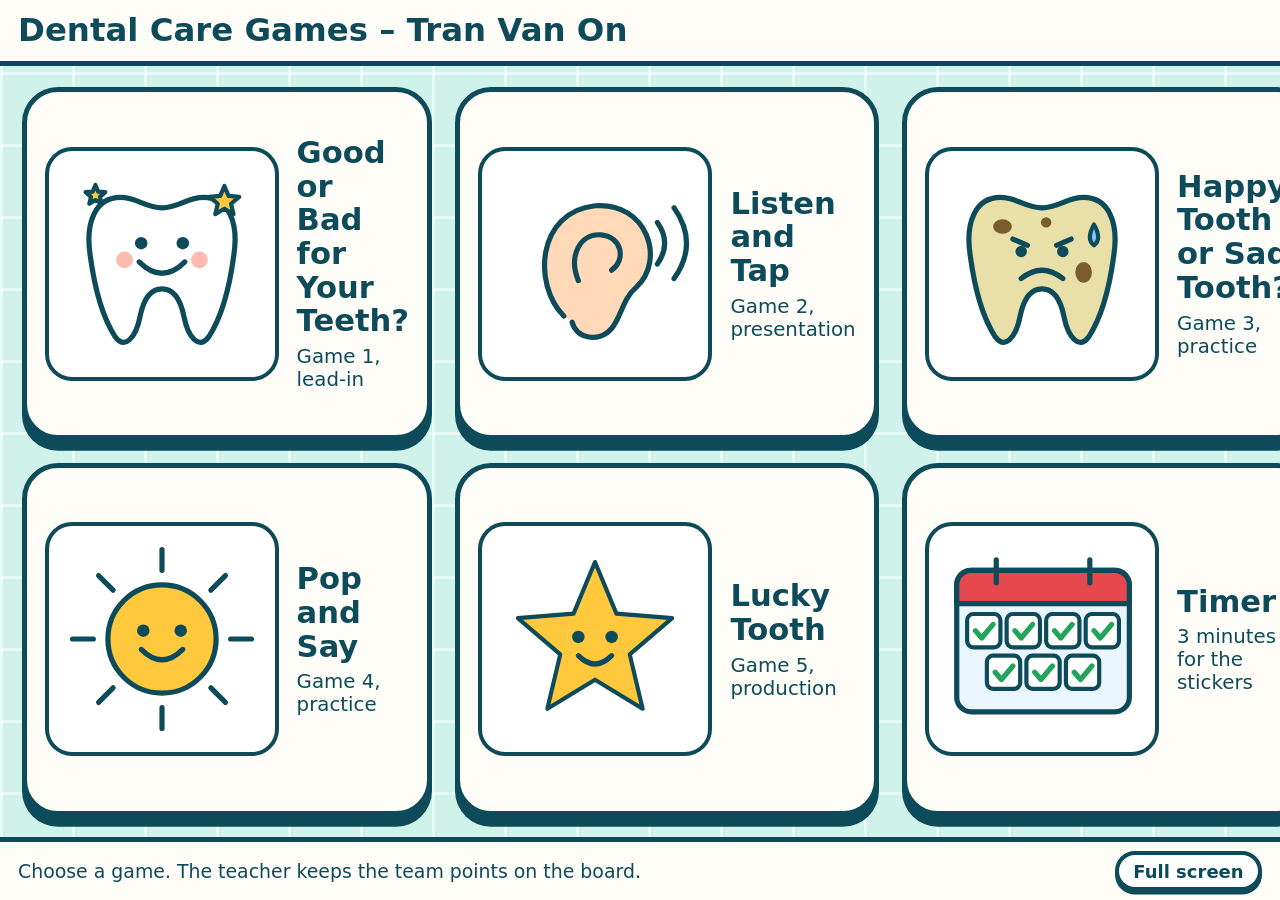
<file: index.html>
<!doctype html>
<html lang="en">
<head>
<meta charset="utf-8">
<meta name="viewport" content="width=device-width, initial-scale=1">
<title>Dental Care Games – Tran Van On | Dental Care Games</title>
<style>
:root{
  --ink:#0E4B5A; --mint:#CFF3EA; --mint-deep:#9FE3D3; --enamel:#FFFDF7; --good:#22A55B; --bad:#E5484D; --sun:#FFC83D;
  --red:#E5484D; --blue:#3B82F6; --green:#22A55B; --yellow:#F2B705; --white:#FFFFFF;
  --font: ui-rounded, "Arial Rounded MT Bold", "Nunito", "Trebuchet MS", "Segoe UI", system-ui, sans-serif;
}
*{box-sizing:border-box}
html,body{height:100%;margin:0}
body{
  font-family:var(--font); color:var(--ink); background-color:var(--mint);
  background-image:linear-gradient(rgba(255,255,255,.55) 3px,transparent 3px),linear-gradient(90deg,rgba(255,255,255,.55) 3px,transparent 3px);
  background-size:72px 72px; display:flex; flex-direction:column; overflow:hidden; user-select:none; -webkit-user-select:none;
}
button{font-family:inherit;color:inherit;cursor:pointer}
button:focus-visible,a:focus-visible{outline:5px solid var(--sun);outline-offset:3px}
.art{display:block;width:100%;height:100%}

/* top bar */
.bar{display:flex;align-items:center;gap:2vmin;padding:1.4vmin 2vmin;background:var(--enamel);border-bottom:.6vmin solid var(--ink)}
.bar h1{font-size:clamp(18px,3.6vmin,44px);margin:0;line-height:1.1;flex:0 1 auto}
.home{flex:none;width:7vmin;height:7vmin;min-width:44px;min-height:44px;border-radius:50%;background:var(--mint);border:.5vmin solid var(--ink);display:grid;place-items:center;text-decoration:none}
.home svg{width:60%;height:60%}
#teams{margin-left:auto;display:flex;gap:1.2vmin}
.team{position:relative;display:flex;align-items:center;gap:1vmin;padding:.8vmin 1.4vmin;border-radius:3vmin;border:.5vmin solid var(--ink);background:var(--c);color:#fff;font-weight:700;opacity:.55;transition:transform .2s,opacity .2s}
.team.on{opacity:1;transform:translateY(.6vmin) scale(1.08);box-shadow:0 .8vmin 0 var(--ink)}
.team .nm{font-size:clamp(12px,2.2vmin,26px);text-shadow:0 2px 0 rgba(0,0,0,.25)}
.team .sc{font-size:clamp(18px,4vmin,48px);min-width:1.4em;text-align:center;background:#fff;color:var(--ink);border-radius:2vmin;padding:0 .8vmin;line-height:1.25}
.team .adj{display:flex;flex-direction:column;gap:.3vmin}
.team .adj button{width:3.2vmin;height:3.2vmin;min-width:22px;min-height:22px;border-radius:50%;border:.3vmin solid var(--ink);background:#fff;color:var(--ink);font-size:clamp(11px,2vmin,20px);line-height:1;padding:0;font-weight:800}
.team.pop .sc{animation:pop .5s}
@keyframes pop{40%{transform:scale(1.5)}}

/* stage */
#stage{flex:1;min-height:0;position:relative;display:flex;align-items:center;justify-content:center;padding:2.4vmin}
.foot{display:flex;align-items:center;gap:1.4vmin;padding:1vmin 2vmin;background:var(--enamel);border-top:.6vmin solid var(--ink);font-size:clamp(12px,2.1vmin,22px)}
.foot .sp{flex:1}
.btn{border:.5vmin solid var(--ink);background:#fff;border-radius:3vmin;padding:1vmin 2.4vmin;font-size:clamp(14px,2.6vmin,30px);font-weight:700;box-shadow:0 .7vmin 0 var(--ink);transition:transform .08s,box-shadow .08s}
.btn:active{transform:translateY(.5vmin);box-shadow:0 .2vmin 0 var(--ink)}
.btn.small{font-size:clamp(12px,2vmin,20px);padding:.6vmin 1.6vmin;box-shadow:0 .4vmin 0 var(--ink)}
.btn.go{background:var(--sun)}
a.btn{color:var(--ink);text-decoration:none;display:inline-block}
.btn.good{background:var(--good);color:#fff}
.btn.bad{background:var(--bad);color:#fff}
.btn[disabled]{opacity:.45;cursor:default}
.card{background:var(--enamel);border:.6vmin solid var(--ink);border-radius:4vmin;box-shadow:0 1.2vmin 0 var(--ink)}
.turn{font-size:clamp(16px,3.4vmin,40px);font-weight:700;padding:.6vmin 2.4vmin;border-radius:3vmin;border:.5vmin solid var(--ink);background:var(--c);color:#fff;text-shadow:0 2px 0 rgba(0,0,0,.25)}
.big{font-size:clamp(28px,8vmin,110px);font-weight:800;line-height:1}
.phrase{font-size:clamp(20px,5vmin,64px);font-weight:700}
.goodc{color:var(--good)} .badc{color:var(--bad)}
.hidden{display:none !important}
.shake{animation:shake .4s}
@keyframes shake{20%{transform:translateX(-2vmin)}40%{transform:translateX(2vmin)}60%{transform:translateX(-1.2vmin)}80%{transform:translateX(1.2vmin)}}
.pulse{animation:pulse .6s}
@keyframes pulse{50%{transform:scale(1.05)}}

/* overlay */
.over{position:absolute;inset:0;background:rgba(14,75,90,.55);display:flex;align-items:center;justify-content:center;padding:3vmin;z-index:5}
.panel{width:min(100%,150vmin);max-height:100%;padding:3vmin 4vmin;display:flex;flex-direction:column;align-items:center;gap:2vmin;text-align:center}
.finish h2{font-size:clamp(28px,7vmin,96px);margin:0}
.finish .rows{display:flex;gap:2vmin;align-items:flex-end}
.finish .res{display:flex;flex-direction:column;align-items:center;gap:1vmin;font-weight:700;font-size:clamp(14px,2.8vmin,32px)}
.finish .res .col{width:13vmin;border:.5vmin solid var(--ink);border-radius:2vmin 2vmin 0 0;background:var(--c);display:flex;align-items:flex-start;justify-content:center;color:#fff;font-size:clamp(22px,5vmin,64px);padding-top:.6vmin;text-shadow:0 2px 0 rgba(0,0,0,.25)}
.finish .crown{width:9vmin;height:9vmin}
.stars{position:absolute;inset:0;pointer-events:none;overflow:hidden;z-index:6}
.stars i{position:absolute;width:5vmin;height:5vmin;animation:fly 1.1s ease-out forwards}
@keyframes fly{to{transform:translate(var(--dx),var(--dy)) rotate(260deg) scale(.4);opacity:0}}
@media (prefers-reduced-motion:reduce){*{animation-duration:.01s !important;transition-duration:.01s !important}}

.hub{width:100%;height:100%;display:grid;grid-template-columns:repeat(3,1fr);grid-template-rows:repeat(2,1fr);gap:2.6vmin}
.go-card{display:flex;align-items:center;gap:2vmin;padding:2vmin;text-decoration:none;color:inherit;min-height:0}
.go-card:active{transform:translateY(.8vmin);box-shadow:0 .4vmin 0 var(--ink)}
.go-card .pic{flex:none;height:100%;max-height:26vmin;aspect-ratio:1;background:#fff;border:.5vmin solid var(--ink);border-radius:3vmin;padding:1vmin}
.go-card .t{font-size:clamp(16px,3.4vmin,40px);font-weight:800;line-height:1.1}
.go-card .s{font-size:clamp(12px,2.2vmin,26px);margin-top:.8vmin}

</style>
</head>
<body>
<header class="bar">
  
  <h1>Dental Care Games – Tran Van On</h1>
  
</header>
<main id="stage">
<div class="hub" id="hub"></div>

</main>
<footer class="foot">
  <span>Choose a game. The teacher keeps the team points on the board.</span><span class="sp"></span>
  
  
  <button class="btn small" id="btnFull">Full screen</button>
</footer>
<script>
// Original pictures for the Dental Care games. Every picture is drawn in a 200 x 200 box.
const INK = '#0E4B5A';
const S = `stroke="${INK}" stroke-width="5" stroke-linejoin="round" stroke-linecap="round"`;
const S4 = `stroke="${INK}" stroke-width="4" stroke-linejoin="round" stroke-linecap="round"`;

const TOOTH_PATH = 'M60 36 C36 36 26 60 31 92 C35 122 42 150 55 170 C64 183 75 171 79 150 C83 131 90 124 100 124 C110 124 117 131 121 150 C125 171 136 183 145 170 C158 150 165 122 169 92 C174 60 164 36 140 36 C124 36 116 46 100 46 C84 46 76 36 60 36 Z';

function toothShape(fill) { return `<path d="${TOOTH_PATH}" fill="${fill}" ${S}/>`; }

function kid(mouth) {
  return `<circle cx="78" cy="110" r="54" fill="#FFD9B8" ${S}/>
  <path d="M25 104 C20 62 52 44 80 46 C112 44 138 66 131 106 C120 86 102 74 78 78 C56 74 38 88 25 104 Z" fill="#5B3A29" ${S}/>
  <circle cx="60" cy="110" r="5.5" fill="${INK}"/><circle cx="96" cy="110" r="5.5" fill="${INK}"/>
  <circle cx="45" cy="127" r="8" fill="#FF9E8F" opacity=".75"/><circle cx="111" cy="127" r="8" fill="#FF9E8F" opacity=".75"/>
  ${mouth}`;
}
const MOUTH_SMILE = `<path d="M56 131 Q78 156 100 131 Z" fill="#fff" ${S4}/>`;
const MOUTH_OPEN = `<ellipse cx="78" cy="140" rx="14" ry="11" fill="#B3364A" ${S4}/>`;

function candy(x, y, r, color, scale) {
  return `<g transform="translate(${x},${y}) rotate(${r}) scale(${scale || 1})">
    <path d="M-20 0 L-44 -15 L-44 15 Z" fill="${color}" ${S4}/><path d="M20 0 L44 -15 L44 15 Z" fill="${color}" ${S4}/>
    <ellipse rx="25" ry="18" fill="${color}" ${S4}/>
    <path d="M-8 -16 Q2 0 -8 16 M8 -16 Q18 0 8 16" fill="none" stroke="#fff" stroke-width="5" stroke-linecap="round"/></g>`;
}
function toothbrush(x, y, r, scale) {
  return `<g transform="translate(${x},${y}) rotate(${r}) scale(${scale || 1})">
    <rect x="20" y="-7" width="100" height="14" rx="7" fill="#3B82F6" ${S4}/>
    <rect x="-10" y="-9" width="38" height="12" rx="4" fill="#3B82F6" ${S4}/>
    <rect x="-8" y="-24" width="34" height="16" rx="4" fill="#fff" ${S4}/>
    <path d="M1 -24 V-9 M9 -24 V-9 M17 -24 V-9" stroke="${INK}" stroke-width="2.5"/></g>`;
}
function pencil(x, y, r, scale, bites) {
  const marks = bites ? `<path d="M30 -9 a7 7 0 0 0 14 0 Z M52 -9 a7 7 0 0 0 14 0 Z M40 9 a7 7 0 0 1 14 0 Z" fill="#8A5A2B" ${S4}/>` : '';
  return `<g transform="translate(${x},${y}) rotate(${r}) scale(${scale || 1})">
    <rect x="-14" y="-9" width="16" height="18" rx="4" fill="#FF8FA3" ${S4}/>
    <rect x="2" y="-9" width="98" height="18" fill="#F5B300" ${S4}/>
    <path d="M100 -9 L128 0 L100 9 Z" fill="#F3D2A9" ${S4}/><path d="M118 -3.4 L128 0 L118 3.4 Z" fill="${INK}"/>
    ${marks}</g>`;
}
function star(cx, cy, r, fill) {
  let d = '';
  for (let i = 0; i < 10; i++) {
    const a = -Math.PI / 2 + i * Math.PI / 5, rr = i % 2 ? r * 0.45 : r;
    d += (i ? 'L' : 'M') + (cx + rr * Math.cos(a)).toFixed(1) + ' ' + (cy + rr * Math.sin(a)).toFixed(1) + ' ';
  }
  return `<path d="${d}Z" fill="${fill || '#FFC83D'}" ${S4}/>`;
}
function calendar(marks) {
  let cells = '';
  const pos = [[44, 92], [82, 92], [120, 92], [158, 92], [63, 132], [101, 132], [139, 132]];
  pos.forEach(([x, y]) => {
    cells += `<rect x="${x - 16}" y="${y - 16}" width="32" height="32" rx="6" fill="#fff" ${S4}/>`;
    cells += marks === 'stars' ? star(x, y, 11, '#FFC83D').replace('stroke-width="4"', 'stroke-width="2.5"')
      : `<path d="M${x - 8} ${y} l6 7 l11 -13" fill="none" stroke="#22A55B" stroke-width="5" stroke-linecap="round" stroke-linejoin="round"/>`;
  });
  return `<rect x="18" y="34" width="166" height="136" rx="14" fill="#EAF6FF" ${S}/>
    <path d="M18 66 H184 V48 a14 14 0 0 0 -14 -14 H32 a14 14 0 0 0 -14 14 Z" fill="#E5484D" ${S}/>
    <path d="M56 24 V46 M146 24 V46" ${S}/>${cells}`;
}

const ART = {
  toothHappy: () => `${toothShape('#FFFFFF')}
    <circle cx="80" cy="80" r="6" fill="${INK}"/><circle cx="120" cy="80" r="6" fill="${INK}"/>
    <path d="M78 98 Q100 120 122 98" fill="none" ${S}/>
    <circle cx="64" cy="96" r="8" fill="#FF9E8F" opacity=".7"/><circle cx="136" cy="96" r="8" fill="#FF9E8F" opacity=".7"/>
    ${star(160, 40, 15)}${star(36, 34, 10)}`,
  toothSad: () => `${toothShape('#E9DFA8')}
    <path d="M72 76 l14 6 M128 76 l-14 6" ${S}/>
    <circle cx="80" cy="88" r="5.5" fill="${INK}"/><circle cx="120" cy="88" r="5.5" fill="${INK}"/>
    <path d="M80 114 Q100 98 120 114" fill="none" ${S}/>
    <ellipse cx="62" cy="64" rx="9" ry="7" fill="#7A5B2E"/><ellipse cx="140" cy="108" rx="8" ry="10" fill="#7A5B2E"/><circle cx="104" cy="60" r="5" fill="#7A5B2E"/>
    <path d="M150 62 q8 14 0 20 q-8 -6 0 -20 Z" fill="#7CC4F5" ${S4}/>`,
  brushA: () => `${kid(MOUTH_SMILE)}${toothbrush(88, 150, -14, 0.8)}
    <circle cx="108" cy="150" r="9" fill="#fff" ${S4}/><circle cx="122" cy="160" r="6" fill="#fff" ${S4}/><circle cx="96" cy="162" r="5" fill="#fff" ${S4}/>`,
  brushB: () => `${toothbrush(40, 78, 18, 1.15)}
    <g transform="translate(60,140) rotate(-10)"><rect x="0" y="-22" width="92" height="44" rx="8" fill="#fff" ${S}/>
    <rect x="16" y="-22" width="40" height="44" fill="#2EC4B6" ${S4}/><rect x="92" y="-12" width="18" height="24" rx="4" fill="#E5484D" ${S4}/>
    <path d="M110 0 q16 -14 26 0 q-12 12 -26 0 Z" fill="#fff" ${S4}/></g>`,
  candyA: () => `${kid(MOUTH_OPEN)}${candy(140, 146, -20, '#FF6B9D')}`,
  candyB: () => `<path d="M118 108 L150 180" ${S}/>
    <circle cx="106" cy="76" r="44" fill="#FF6B9D" ${S}/>
    <path d="M106 76 m0 -8 a8 8 0 1 1 -8 8 a18 18 0 1 1 18 18 a28 28 0 1 1 -28 -28" fill="none" stroke="#fff" stroke-width="6" stroke-linecap="round"/>
    ${candy(52, 154, 14, '#FFC83D', 0.8)}${candy(160, 62, -30, '#7CC4F5', 0.62)}`,
  dentistA: () => `<circle cx="92" cy="112" r="54" fill="#FFD9B8" ${S}/>
    <path d="M40 96 C40 58 66 44 92 44 C118 44 144 58 144 96 C126 82 112 78 92 78 C72 78 58 82 40 96 Z" fill="#DFF3FF" ${S}/>
    <path d="M92 52 v18 M83 61 h18" stroke="#22A55B" stroke-width="7" stroke-linecap="round"/>
    <circle cx="74" cy="106" r="5.5" fill="${INK}"/><circle cx="110" cy="106" r="5.5" fill="${INK}"/>
    <path d="M52 124 Q92 112 132 124 L128 150 Q92 172 56 150 Z" fill="#7CC4F5" ${S}/>
    <path d="M52 126 L40 116 M132 126 L144 116" ${S4}/>
    <path d="M150 186 L170 122" ${S}/><circle cx="172" cy="104" r="20" fill="#EAF6FF" ${S}/>`,
  dentistB: () => `<g transform="translate(-14,12) scale(.86)">${toothShape('#FFFFFF')}
    <circle cx="80" cy="82" r="6" fill="${INK}"/><circle cx="120" cy="82" r="6" fill="${INK}"/><path d="M80 100 Q100 118 120 100" fill="none" ${S}/></g>
    <path d="M132 188 L158 108" ${S}/><circle cx="162" cy="90" r="24" fill="#EAF6FF" ${S}/>
    <circle cx="44" cy="44" r="26" fill="#22A55B" ${S4}/><path d="M44 30 v28 M30 44 h28" stroke="#fff" stroke-width="9" stroke-linecap="round"/>`,
  pencilA: () => `${kid(`<ellipse cx="78" cy="142" rx="17" ry="13" fill="#B3364A" ${S4}/>`)}${pencil(72, 143, -6, 0.86)}
    <rect x="64" y="130" width="11" height="9" rx="2" fill="#fff" ${S4}/><rect x="80" y="130" width="11" height="9" rx="2" fill="#fff" ${S4}/>`,
  pencilB: () => `${pencil(38, 150, -38, 1.18, true)}
    <path d="M36 44 l10 12 M60 30 l4 15 M20 66 l14 6" ${S}/>`,
  apple: () => `${kid(MOUTH_OPEN)}
    <path d="M148 120 C128 104 104 122 110 150 C114 172 132 184 148 176 C164 184 182 172 186 150 C192 122 168 104 148 120 Z" fill="#E5484D" ${S}/>
    <path d="M148 120 q-2 -16 10 -22" fill="none" ${S}/><path d="M158 100 q16 -10 24 2 q-14 10 -24 -2 Z" fill="#22A55B" ${S4}/>`,
  soda: () => `${kid(MOUTH_OPEN)}
    <path d="M118 112 L182 112 L172 186 L128 186 Z" fill="#8A4B2A" ${S}/>
    <path d="M118 112 L182 112 L179 132 L121 132 Z" fill="#fff" ${S4}/>
    <circle cx="140" cy="152" r="5" fill="#fff" opacity=".8"/><circle cx="158" cy="168" r="4" fill="#fff" opacity=".8"/><circle cx="160" cy="146" r="3" fill="#fff" opacity=".8"/>
    <path d="M150 122 L138 96 L96 140" fill="none" stroke="#E5484D" stroke-width="7" stroke-linecap="round" stroke-linejoin="round"/>`,
  milk: () => `${kid(MOUTH_SMILE)}
    <path d="M122 104 L180 104 L174 186 L128 186 Z" fill="#EAF6FF" ${S}/>
    <path d="M124 128 L178 128 L174 186 L128 186 Z" fill="#fff" ${S4}/>
    <path d="M58 133 q20 -10 40 0" fill="none" stroke="#fff" stroke-width="7" stroke-linecap="round"/>`,
  chocolate: () => `${kid(MOUTH_OPEN)}
    <g transform="translate(146,146) rotate(14)"><rect x="-34" y="-44" width="68" height="88" rx="6" fill="#6B3E26" ${S}/>
    <path d="M-34 -14 H34 M-34 16 H34 M0 -44 V44" stroke="#8A5A3C" stroke-width="5"/>
    <path d="M-34 10 H34 V44 a6 6 0 0 1 -6 6 H-28 a6 6 0 0 1 -6 -6 Z" fill="#F5B300" ${S4} transform="translate(0,-6)"/></g>`,
  sun: () => `<g ${S}><path d="M100 14 V34 M100 166 V186 M14 100 H34 M166 100 H186 M39 39 L53 53 M147 147 L161 161 M39 161 L53 147 M147 53 L161 39"/></g>
    <circle cx="100" cy="100" r="52" fill="#FFC83D" ${S}/>
    <circle cx="82" cy="92" r="6" fill="${INK}"/><circle cx="118" cy="92" r="6" fill="${INK}"/><path d="M80 110 Q100 130 120 110" fill="none" ${S}/>`,
  plate: () => `<circle cx="100" cy="104" r="62" fill="#fff" ${S}/><circle cx="100" cy="104" r="40" fill="#EAF6FF" ${S4}/>
    <circle cx="88" cy="96" r="4" fill="#C98A4B"/><circle cx="112" cy="112" r="3.5" fill="#C98A4B"/><circle cx="104" cy="92" r="3" fill="#C98A4B"/>
    <path d="M20 40 V84 M10 40 V68 a10 10 0 0 0 20 0 V40 M20 84 V172" fill="none" ${S}/>
    <path d="M180 172 V92 M180 92 c-14 -8 -14 -44 0 -54 c14 10 14 46 0 54 Z" fill="#EAF6FF" ${S}/>`,
  calendar: () => calendar('ticks'),
  calendarStars: () => calendar('stars'),
  star: () => `${star(100, 104, 78)}<circle cx="84" cy="98" r="6" fill="${INK}"/><circle cx="116" cy="98" r="6" fill="${INK}"/><path d="M84 116 Q100 132 116 116" fill="none" ${S}/>`,
  ear: () => `<path d="M70 150 C40 120 44 50 100 44 C150 40 168 96 140 122 C126 134 126 150 116 162 C104 176 82 172 78 156" fill="#FFD9B8" ${S}/>
    <path d="M84 116 C74 92 86 70 106 72 C126 74 130 96 116 106" fill="none" ${S}/>
    <path d="M160 60 q14 20 0 40 M176 46 q24 34 0 68" fill="none" ${S}/>`,
  thumbUp: () => `<path d="M40 96 H72 V172 H40 Z" fill="#fff" ${S}/><path d="M72 100 C92 86 96 62 96 40 C116 36 124 58 116 86 H152 C170 86 170 108 158 110 C170 114 168 132 154 134 C164 140 160 156 148 156 C154 164 148 174 136 174 H96 C84 174 80 168 72 166 Z" fill="#FFD9B8" ${S}/>`,
};

function artInner(key) { return (ART[key] || ART.star)(); }
function art(key, cls) { return `<svg class="art ${cls || ''}" viewBox="0 0 200 200" aria-hidden="true">${artInner(key)}</svg>`; }


// Shared engine: teacher model turn + five teams, sounds, finish screen.
const TEAMS = [
  { name: 'Red', color: 'var(--red)' }, { name: 'Blue', color: 'var(--blue)' },
  { name: 'Green', color: 'var(--green)' }, { name: 'Yellow', color: 'var(--yellow)' },
  { name: 'White', color: 'var(--white)' },
];
const TEACHER = { name: 'Teacher', color: 'var(--ink)' };
let turn = 0; // -1 = teacher's model round
const $ = (s, el) => (el || document).querySelector(s);
const el = (html) => { const t = document.createElement('template'); t.innerHTML = html.trim(); return t.content.firstChild; };
const who = (i) => (i < 0 ? TEACHER : TEAMS[i]);
// Points are kept by the teacher on the board, so the games show no scores.
function setTurn(i) { turn = i < 0 ? -1 : i % TEAMS.length; document.dispatchEvent(new CustomEvent('turn')); }
function nextTurn() { setTurn(turn < 0 ? 0 : turn + 1); }
// Classes use groups 1-5 (Red, Blue, Green, Yellow, White) with no team names, so only the teacher's model turn shows a label.
function turnChip() { return turn < 0 ? `<span class="turn" style="--c:${TEACHER.color}">Teacher</span>` : ''; }

let AC;
function tone(freq, dur, type, when, gain) {
  try {
    AC = AC || new (window.AudioContext || window.webkitAudioContext)();
    const o = AC.createOscillator(), g = AC.createGain();
    o.type = type || 'sine'; o.frequency.value = freq; o.connect(g); g.connect(AC.destination);
    const t = AC.currentTime + (when || 0);
    g.gain.setValueAtTime(gain || 0.16, t); g.gain.exponentialRampToValueAtTime(0.001, t + dur);
    o.start(t); o.stop(t + dur);
  } catch (e) { /* no sound available */ }
}
const sfx = {
  good() { tone(523, .15); tone(659, .15, 'sine', .12); tone(784, .3, 'sine', .24); },
  bad() { tone(196, .25, 'sawtooth', 0, .07); tone(147, .35, 'sawtooth', .18, .07); },
  tap() { tone(440, .07, 'triangle'); },
  tick() { tone(880, .05, 'square', 0, .05); },
  win() { [523, 659, 784, 1047, 1319].forEach((f, i) => tone(f, .25, 'triangle', i * .14)); },
};

function burst() {
  const box = el('<div class="stars"></div>');
  for (let i = 0; i < 14; i++) {
    const a = Math.random() * Math.PI * 2, d = 25 + Math.random() * 30;
    const s = el(`<i style="left:50%;top:45%;--dx:${(Math.cos(a) * d).toFixed(0)}vmin;--dy:${(Math.sin(a) * d).toFixed(0)}vmin"><svg viewBox="0 0 200 200">${star(100, 100, 90)}</svg></i>`);
    box.appendChild(s);
  }
  $('#stage').appendChild(box); setTimeout(() => box.remove(), 1200);
}

function showFinish(title) {
  const o = el(`<div class="over"><div class="panel card finish"><h2>${title || 'Great job!'}</h2>
    <div style="display:flex;gap:2vmin"><button class="btn" id="finAgain">Play again</button><a class="btn go" href="index.html" style="text-decoration:none">All games</a></div></div></div>`);
  $('#stage').appendChild(o); $('#finAgain').onclick = () => location.reload(); sfx.win(); burst();
}

document.addEventListener('DOMContentLoaded', () => {
  const again = $('#btnAgain'); if (again) again.onclick = () => location.reload();
  const full = $('#btnFull'); if (full) full.onclick = () => {
    if (document.fullscreenElement) document.exitFullscreen(); else if (document.documentElement.requestFullscreen) document.documentElement.requestFullscreen().catch(() => {});
  };
});

const GAMES = [
  ['game1-good-or-bad.html', 'toothHappy', 'Good or Bad for Your Teeth?', 'Game 1, lead-in'],
  ['game2-listen-and-tap.html', 'ear', 'Listen and Tap', 'Game 2, presentation'],
  ['game3-happy-or-sad-tooth.html', 'toothSad', 'Happy Tooth or Sad Tooth?', 'Game 3, practice'],
  ['game4-pop-and-say.html', 'sun', 'Pop and Say', 'Game 4, practice'],
  ['game5-lucky-tooth.html', 'star', 'Lucky Tooth', 'Game 5, production'],
  ['timer.html', 'calendar', 'Timer', '3 minutes for the stickers'],
];
$('#hub').innerHTML = GAMES.map((g) => `<a class="go-card card" href="${g[0]}"><span class="pic">${art(g[1])}</span><span><div class="t">${g[2]}</div><div class="s">${g[3]}</div></span></a>`).join('');

</script>
</body>
</html>
</file>
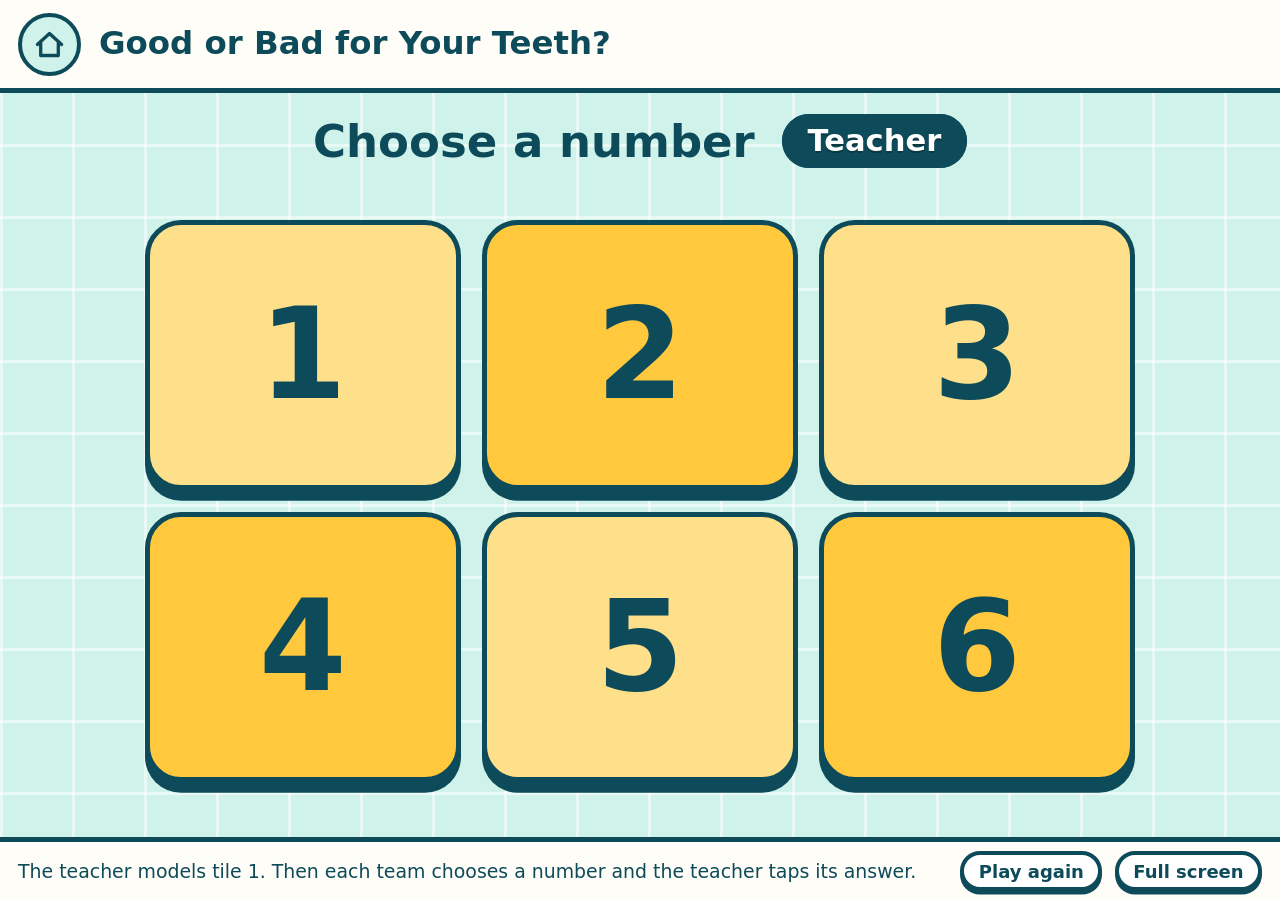
<file: game1-good-or-bad.html>
<!doctype html>
<html lang="en">
<head>
<meta charset="utf-8">
<meta name="viewport" content="width=device-width, initial-scale=1">
<title>Good or Bad for Your Teeth? | Dental Care Games</title>
<style>
:root{
  --ink:#0E4B5A; --mint:#CFF3EA; --mint-deep:#9FE3D3; --enamel:#FFFDF7; --good:#22A55B; --bad:#E5484D; --sun:#FFC83D;
  --red:#E5484D; --blue:#3B82F6; --green:#22A55B; --yellow:#F2B705; --white:#FFFFFF;
  --font: ui-rounded, "Arial Rounded MT Bold", "Nunito", "Trebuchet MS", "Segoe UI", system-ui, sans-serif;
}
*{box-sizing:border-box}
html,body{height:100%;margin:0}
body{
  font-family:var(--font); color:var(--ink); background-color:var(--mint);
  background-image:linear-gradient(rgba(255,255,255,.55) 3px,transparent 3px),linear-gradient(90deg,rgba(255,255,255,.55) 3px,transparent 3px);
  background-size:72px 72px; display:flex; flex-direction:column; overflow:hidden; user-select:none; -webkit-user-select:none;
}
button{font-family:inherit;color:inherit;cursor:pointer}
button:focus-visible,a:focus-visible{outline:5px solid var(--sun);outline-offset:3px}
.art{display:block;width:100%;height:100%}

/* top bar */
.bar{display:flex;align-items:center;gap:2vmin;padding:1.4vmin 2vmin;background:var(--enamel);border-bottom:.6vmin solid var(--ink)}
.bar h1{font-size:clamp(18px,3.6vmin,44px);margin:0;line-height:1.1;flex:0 1 auto}
.home{flex:none;width:7vmin;height:7vmin;min-width:44px;min-height:44px;border-radius:50%;background:var(--mint);border:.5vmin solid var(--ink);display:grid;place-items:center;text-decoration:none}
.home svg{width:60%;height:60%}
#teams{margin-left:auto;display:flex;gap:1.2vmin}
.team{position:relative;display:flex;align-items:center;gap:1vmin;padding:.8vmin 1.4vmin;border-radius:3vmin;border:.5vmin solid var(--ink);background:var(--c);color:#fff;font-weight:700;opacity:.55;transition:transform .2s,opacity .2s}
.team.on{opacity:1;transform:translateY(.6vmin) scale(1.08);box-shadow:0 .8vmin 0 var(--ink)}
.team .nm{font-size:clamp(12px,2.2vmin,26px);text-shadow:0 2px 0 rgba(0,0,0,.25)}
.team .sc{font-size:clamp(18px,4vmin,48px);min-width:1.4em;text-align:center;background:#fff;color:var(--ink);border-radius:2vmin;padding:0 .8vmin;line-height:1.25}
.team .adj{display:flex;flex-direction:column;gap:.3vmin}
.team .adj button{width:3.2vmin;height:3.2vmin;min-width:22px;min-height:22px;border-radius:50%;border:.3vmin solid var(--ink);background:#fff;color:var(--ink);font-size:clamp(11px,2vmin,20px);line-height:1;padding:0;font-weight:800}
.team.pop .sc{animation:pop .5s}
@keyframes pop{40%{transform:scale(1.5)}}

/* stage */
#stage{flex:1;min-height:0;position:relative;display:flex;align-items:center;justify-content:center;padding:2.4vmin}
.foot{display:flex;align-items:center;gap:1.4vmin;padding:1vmin 2vmin;background:var(--enamel);border-top:.6vmin solid var(--ink);font-size:clamp(12px,2.1vmin,22px)}
.foot .sp{flex:1}
.btn{border:.5vmin solid var(--ink);background:#fff;border-radius:3vmin;padding:1vmin 2.4vmin;font-size:clamp(14px,2.6vmin,30px);font-weight:700;box-shadow:0 .7vmin 0 var(--ink);transition:transform .08s,box-shadow .08s}
.btn:active{transform:translateY(.5vmin);box-shadow:0 .2vmin 0 var(--ink)}
.btn.small{font-size:clamp(12px,2vmin,20px);padding:.6vmin 1.6vmin;box-shadow:0 .4vmin 0 var(--ink)}
.btn.go{background:var(--sun)}
a.btn{color:var(--ink);text-decoration:none;display:inline-block}
.btn.good{background:var(--good);color:#fff}
.btn.bad{background:var(--bad);color:#fff}
.btn[disabled]{opacity:.45;cursor:default}
.card{background:var(--enamel);border:.6vmin solid var(--ink);border-radius:4vmin;box-shadow:0 1.2vmin 0 var(--ink)}
.turn{font-size:clamp(16px,3.4vmin,40px);font-weight:700;padding:.6vmin 2.4vmin;border-radius:3vmin;border:.5vmin solid var(--ink);background:var(--c);color:#fff;text-shadow:0 2px 0 rgba(0,0,0,.25)}
.big{font-size:clamp(28px,8vmin,110px);font-weight:800;line-height:1}
.phrase{font-size:clamp(20px,5vmin,64px);font-weight:700}
.goodc{color:var(--good)} .badc{color:var(--bad)}
.hidden{display:none !important}
.shake{animation:shake .4s}
@keyframes shake{20%{transform:translateX(-2vmin)}40%{transform:translateX(2vmin)}60%{transform:translateX(-1.2vmin)}80%{transform:translateX(1.2vmin)}}
.pulse{animation:pulse .6s}
@keyframes pulse{50%{transform:scale(1.05)}}

/* overlay */
.over{position:absolute;inset:0;background:rgba(14,75,90,.55);display:flex;align-items:center;justify-content:center;padding:3vmin;z-index:5}
.panel{width:min(100%,150vmin);max-height:100%;padding:3vmin 4vmin;display:flex;flex-direction:column;align-items:center;gap:2vmin;text-align:center}
.finish h2{font-size:clamp(28px,7vmin,96px);margin:0}
.finish .rows{display:flex;gap:2vmin;align-items:flex-end}
.finish .res{display:flex;flex-direction:column;align-items:center;gap:1vmin;font-weight:700;font-size:clamp(14px,2.8vmin,32px)}
.finish .res .col{width:13vmin;border:.5vmin solid var(--ink);border-radius:2vmin 2vmin 0 0;background:var(--c);display:flex;align-items:flex-start;justify-content:center;color:#fff;font-size:clamp(22px,5vmin,64px);padding-top:.6vmin;text-shadow:0 2px 0 rgba(0,0,0,.25)}
.finish .crown{width:9vmin;height:9vmin}
.stars{position:absolute;inset:0;pointer-events:none;overflow:hidden;z-index:6}
.stars i{position:absolute;width:5vmin;height:5vmin;animation:fly 1.1s ease-out forwards}
@keyframes fly{to{transform:translate(var(--dx),var(--dy)) rotate(260deg) scale(.4);opacity:0}}
@media (prefers-reduced-motion:reduce){*{animation-duration:.01s !important;transition-duration:.01s !important}}

.g1{width:100%;height:100%;display:flex;flex-direction:column;gap:2vmin;align-items:center}
.head{display:flex;gap:3vmin;align-items:center}
.grid{flex:1;min-height:0;display:grid;grid-template-columns:repeat(3,1fr);grid-template-rows:repeat(2,minmax(0,30vmin));align-content:center;gap:2.4vmin;width:min(100%,110vmin)}
.tile{border:.6vmin solid var(--ink);border-radius:4vmin;background:var(--sun);box-shadow:0 1.2vmin 0 var(--ink);font-size:clamp(40px,14vmin,180px);font-weight:800;display:grid;place-items:center;min-height:0;padding:0}
.tile:nth-child(odd){background:#FFE08A}
.tile:active{transform:translateY(.8vmin);box-shadow:0 .4vmin 0 var(--ink)}
.tile.done{background:#fff;box-shadow:none;padding:1vmin;border-width:1vmin}
.tile.done.g{border-color:var(--good)} .tile.done.b{border-color:var(--bad)}
.pic{width:min(36vmin,50%);aspect-ratio:1;background:#fff;border:.6vmin solid var(--ink);border-radius:4vmin;padding:1.5vmin}
.row{display:flex;gap:3vmin;align-items:center;justify-content:center;flex-wrap:wrap}
.ansb{display:flex;align-items:center;gap:1.4vmin;font-size:clamp(22px,6vmin,72px);padding:1vmin 4vmin 1vmin 2vmin}
.ico{display:inline-block;width:9vmin;height:9vmin;background:#fff;border-radius:50%;border:.4vmin solid var(--ink);padding:.6vmin}
.big-ico{width:14vmin;height:14vmin}
.note{font-size:clamp(14px,3vmin,34px);font-weight:700}

</style>
</head>
<body>
<header class="bar">
  <a class="home" href="index.html" aria-label="All games"><svg viewBox="0 0 60 60" aria-hidden="true"><path d="M8 30 L30 10 L52 30 M14 26 V50 H46 V26" fill="none" stroke="#0E4B5A" stroke-width="6" stroke-linecap="round" stroke-linejoin="round"/></svg></a>
  <h1>Good or Bad for Your Teeth?</h1>
  
</header>
<main id="stage">
<div class="g1">
  <div class="head"><span class="phrase">Choose a number</span><span id="who"></span></div>
  <div class="grid" id="grid"></div>
</div>
<div class="over hidden" id="qv"><div class="panel card" id="panel">
  <div id="who2"></div>
  <div class="pic" id="pic"></div>
  <div class="phrase" id="qtext">Good or bad for your teeth?</div>
  <div class="row" id="ans">
    <button class="btn good ansb" data-v="1"><span class="ico" data-art="toothHappy"></span>Good</button>
    <button class="btn bad ansb" data-v="0"><span class="ico" data-art="toothSad"></span>Bad</button>
  </div>
  <div class="row hidden" id="res">
    <span class="ico big-ico" id="resico"></span><span class="big" id="restext"></span>
    <span class="note" id="resnote"></span><button class="btn go" id="next">Next team</button>
  </div>
</div></div>

</main>
<footer class="foot">
  <span>The teacher models tile 1. Then each team chooses a number and the teacher taps its answer.</span><span class="sp"></span>
  
  <button class="btn small" id="btnAgain">Play again</button>
  <button class="btn small" id="btnFull">Full screen</button>
</footer>
<script>
// Original pictures for the Dental Care games. Every picture is drawn in a 200 x 200 box.
const INK = '#0E4B5A';
const S = `stroke="${INK}" stroke-width="5" stroke-linejoin="round" stroke-linecap="round"`;
const S4 = `stroke="${INK}" stroke-width="4" stroke-linejoin="round" stroke-linecap="round"`;

const TOOTH_PATH = 'M60 36 C36 36 26 60 31 92 C35 122 42 150 55 170 C64 183 75 171 79 150 C83 131 90 124 100 124 C110 124 117 131 121 150 C125 171 136 183 145 170 C158 150 165 122 169 92 C174 60 164 36 140 36 C124 36 116 46 100 46 C84 46 76 36 60 36 Z';

function toothShape(fill) { return `<path d="${TOOTH_PATH}" fill="${fill}" ${S}/>`; }

function kid(mouth) {
  return `<circle cx="78" cy="110" r="54" fill="#FFD9B8" ${S}/>
  <path d="M25 104 C20 62 52 44 80 46 C112 44 138 66 131 106 C120 86 102 74 78 78 C56 74 38 88 25 104 Z" fill="#5B3A29" ${S}/>
  <circle cx="60" cy="110" r="5.5" fill="${INK}"/><circle cx="96" cy="110" r="5.5" fill="${INK}"/>
  <circle cx="45" cy="127" r="8" fill="#FF9E8F" opacity=".75"/><circle cx="111" cy="127" r="8" fill="#FF9E8F" opacity=".75"/>
  ${mouth}`;
}
const MOUTH_SMILE = `<path d="M56 131 Q78 156 100 131 Z" fill="#fff" ${S4}/>`;
const MOUTH_OPEN = `<ellipse cx="78" cy="140" rx="14" ry="11" fill="#B3364A" ${S4}/>`;

function candy(x, y, r, color, scale) {
  return `<g transform="translate(${x},${y}) rotate(${r}) scale(${scale || 1})">
    <path d="M-20 0 L-44 -15 L-44 15 Z" fill="${color}" ${S4}/><path d="M20 0 L44 -15 L44 15 Z" fill="${color}" ${S4}/>
    <ellipse rx="25" ry="18" fill="${color}" ${S4}/>
    <path d="M-8 -16 Q2 0 -8 16 M8 -16 Q18 0 8 16" fill="none" stroke="#fff" stroke-width="5" stroke-linecap="round"/></g>`;
}
function toothbrush(x, y, r, scale) {
  return `<g transform="translate(${x},${y}) rotate(${r}) scale(${scale || 1})">
    <rect x="20" y="-7" width="100" height="14" rx="7" fill="#3B82F6" ${S4}/>
    <rect x="-10" y="-9" width="38" height="12" rx="4" fill="#3B82F6" ${S4}/>
    <rect x="-8" y="-24" width="34" height="16" rx="4" fill="#fff" ${S4}/>
    <path d="M1 -24 V-9 M9 -24 V-9 M17 -24 V-9" stroke="${INK}" stroke-width="2.5"/></g>`;
}
function pencil(x, y, r, scale, bites) {
  const marks = bites ? `<path d="M30 -9 a7 7 0 0 0 14 0 Z M52 -9 a7 7 0 0 0 14 0 Z M40 9 a7 7 0 0 1 14 0 Z" fill="#8A5A2B" ${S4}/>` : '';
  return `<g transform="translate(${x},${y}) rotate(${r}) scale(${scale || 1})">
    <rect x="-14" y="-9" width="16" height="18" rx="4" fill="#FF8FA3" ${S4}/>
    <rect x="2" y="-9" width="98" height="18" fill="#F5B300" ${S4}/>
    <path d="M100 -9 L128 0 L100 9 Z" fill="#F3D2A9" ${S4}/><path d="M118 -3.4 L128 0 L118 3.4 Z" fill="${INK}"/>
    ${marks}</g>`;
}
function star(cx, cy, r, fill) {
  let d = '';
  for (let i = 0; i < 10; i++) {
    const a = -Math.PI / 2 + i * Math.PI / 5, rr = i % 2 ? r * 0.45 : r;
    d += (i ? 'L' : 'M') + (cx + rr * Math.cos(a)).toFixed(1) + ' ' + (cy + rr * Math.sin(a)).toFixed(1) + ' ';
  }
  return `<path d="${d}Z" fill="${fill || '#FFC83D'}" ${S4}/>`;
}
function calendar(marks) {
  let cells = '';
  const pos = [[44, 92], [82, 92], [120, 92], [158, 92], [63, 132], [101, 132], [139, 132]];
  pos.forEach(([x, y]) => {
    cells += `<rect x="${x - 16}" y="${y - 16}" width="32" height="32" rx="6" fill="#fff" ${S4}/>`;
    cells += marks === 'stars' ? star(x, y, 11, '#FFC83D').replace('stroke-width="4"', 'stroke-width="2.5"')
      : `<path d="M${x - 8} ${y} l6 7 l11 -13" fill="none" stroke="#22A55B" stroke-width="5" stroke-linecap="round" stroke-linejoin="round"/>`;
  });
  return `<rect x="18" y="34" width="166" height="136" rx="14" fill="#EAF6FF" ${S}/>
    <path d="M18 66 H184 V48 a14 14 0 0 0 -14 -14 H32 a14 14 0 0 0 -14 14 Z" fill="#E5484D" ${S}/>
    <path d="M56 24 V46 M146 24 V46" ${S}/>${cells}`;
}

const ART = {
  toothHappy: () => `${toothShape('#FFFFFF')}
    <circle cx="80" cy="80" r="6" fill="${INK}"/><circle cx="120" cy="80" r="6" fill="${INK}"/>
    <path d="M78 98 Q100 120 122 98" fill="none" ${S}/>
    <circle cx="64" cy="96" r="8" fill="#FF9E8F" opacity=".7"/><circle cx="136" cy="96" r="8" fill="#FF9E8F" opacity=".7"/>
    ${star(160, 40, 15)}${star(36, 34, 10)}`,
  toothSad: () => `${toothShape('#E9DFA8')}
    <path d="M72 76 l14 6 M128 76 l-14 6" ${S}/>
    <circle cx="80" cy="88" r="5.5" fill="${INK}"/><circle cx="120" cy="88" r="5.5" fill="${INK}"/>
    <path d="M80 114 Q100 98 120 114" fill="none" ${S}/>
    <ellipse cx="62" cy="64" rx="9" ry="7" fill="#7A5B2E"/><ellipse cx="140" cy="108" rx="8" ry="10" fill="#7A5B2E"/><circle cx="104" cy="60" r="5" fill="#7A5B2E"/>
    <path d="M150 62 q8 14 0 20 q-8 -6 0 -20 Z" fill="#7CC4F5" ${S4}/>`,
  brushA: () => `${kid(MOUTH_SMILE)}${toothbrush(88, 150, -14, 0.8)}
    <circle cx="108" cy="150" r="9" fill="#fff" ${S4}/><circle cx="122" cy="160" r="6" fill="#fff" ${S4}/><circle cx="96" cy="162" r="5" fill="#fff" ${S4}/>`,
  brushB: () => `${toothbrush(40, 78, 18, 1.15)}
    <g transform="translate(60,140) rotate(-10)"><rect x="0" y="-22" width="92" height="44" rx="8" fill="#fff" ${S}/>
    <rect x="16" y="-22" width="40" height="44" fill="#2EC4B6" ${S4}/><rect x="92" y="-12" width="18" height="24" rx="4" fill="#E5484D" ${S4}/>
    <path d="M110 0 q16 -14 26 0 q-12 12 -26 0 Z" fill="#fff" ${S4}/></g>`,
  candyA: () => `${kid(MOUTH_OPEN)}${candy(140, 146, -20, '#FF6B9D')}`,
  candyB: () => `<path d="M118 108 L150 180" ${S}/>
    <circle cx="106" cy="76" r="44" fill="#FF6B9D" ${S}/>
    <path d="M106 76 m0 -8 a8 8 0 1 1 -8 8 a18 18 0 1 1 18 18 a28 28 0 1 1 -28 -28" fill="none" stroke="#fff" stroke-width="6" stroke-linecap="round"/>
    ${candy(52, 154, 14, '#FFC83D', 0.8)}${candy(160, 62, -30, '#7CC4F5', 0.62)}`,
  dentistA: () => `<circle cx="92" cy="112" r="54" fill="#FFD9B8" ${S}/>
    <path d="M40 96 C40 58 66 44 92 44 C118 44 144 58 144 96 C126 82 112 78 92 78 C72 78 58 82 40 96 Z" fill="#DFF3FF" ${S}/>
    <path d="M92 52 v18 M83 61 h18" stroke="#22A55B" stroke-width="7" stroke-linecap="round"/>
    <circle cx="74" cy="106" r="5.5" fill="${INK}"/><circle cx="110" cy="106" r="5.5" fill="${INK}"/>
    <path d="M52 124 Q92 112 132 124 L128 150 Q92 172 56 150 Z" fill="#7CC4F5" ${S}/>
    <path d="M52 126 L40 116 M132 126 L144 116" ${S4}/>
    <path d="M150 186 L170 122" ${S}/><circle cx="172" cy="104" r="20" fill="#EAF6FF" ${S}/>`,
  dentistB: () => `<g transform="translate(-14,12) scale(.86)">${toothShape('#FFFFFF')}
    <circle cx="80" cy="82" r="6" fill="${INK}"/><circle cx="120" cy="82" r="6" fill="${INK}"/><path d="M80 100 Q100 118 120 100" fill="none" ${S}/></g>
    <path d="M132 188 L158 108" ${S}/><circle cx="162" cy="90" r="24" fill="#EAF6FF" ${S}/>
    <circle cx="44" cy="44" r="26" fill="#22A55B" ${S4}/><path d="M44 30 v28 M30 44 h28" stroke="#fff" stroke-width="9" stroke-linecap="round"/>`,
  pencilA: () => `${kid(`<ellipse cx="78" cy="142" rx="17" ry="13" fill="#B3364A" ${S4}/>`)}${pencil(72, 143, -6, 0.86)}
    <rect x="64" y="130" width="11" height="9" rx="2" fill="#fff" ${S4}/><rect x="80" y="130" width="11" height="9" rx="2" fill="#fff" ${S4}/>`,
  pencilB: () => `${pencil(38, 150, -38, 1.18, true)}
    <path d="M36 44 l10 12 M60 30 l4 15 M20 66 l14 6" ${S}/>`,
  apple: () => `${kid(MOUTH_OPEN)}
    <path d="M148 120 C128 104 104 122 110 150 C114 172 132 184 148 176 C164 184 182 172 186 150 C192 122 168 104 148 120 Z" fill="#E5484D" ${S}/>
    <path d="M148 120 q-2 -16 10 -22" fill="none" ${S}/><path d="M158 100 q16 -10 24 2 q-14 10 -24 -2 Z" fill="#22A55B" ${S4}/>`,
  soda: () => `${kid(MOUTH_OPEN)}
    <path d="M118 112 L182 112 L172 186 L128 186 Z" fill="#8A4B2A" ${S}/>
    <path d="M118 112 L182 112 L179 132 L121 132 Z" fill="#fff" ${S4}/>
    <circle cx="140" cy="152" r="5" fill="#fff" opacity=".8"/><circle cx="158" cy="168" r="4" fill="#fff" opacity=".8"/><circle cx="160" cy="146" r="3" fill="#fff" opacity=".8"/>
    <path d="M150 122 L138 96 L96 140" fill="none" stroke="#E5484D" stroke-width="7" stroke-linecap="round" stroke-linejoin="round"/>`,
  milk: () => `${kid(MOUTH_SMILE)}
    <path d="M122 104 L180 104 L174 186 L128 186 Z" fill="#EAF6FF" ${S}/>
    <path d="M124 128 L178 128 L174 186 L128 186 Z" fill="#fff" ${S4}/>
    <path d="M58 133 q20 -10 40 0" fill="none" stroke="#fff" stroke-width="7" stroke-linecap="round"/>`,
  chocolate: () => `${kid(MOUTH_OPEN)}
    <g transform="translate(146,146) rotate(14)"><rect x="-34" y="-44" width="68" height="88" rx="6" fill="#6B3E26" ${S}/>
    <path d="M-34 -14 H34 M-34 16 H34 M0 -44 V44" stroke="#8A5A3C" stroke-width="5"/>
    <path d="M-34 10 H34 V44 a6 6 0 0 1 -6 6 H-28 a6 6 0 0 1 -6 -6 Z" fill="#F5B300" ${S4} transform="translate(0,-6)"/></g>`,
  sun: () => `<g ${S}><path d="M100 14 V34 M100 166 V186 M14 100 H34 M166 100 H186 M39 39 L53 53 M147 147 L161 161 M39 161 L53 147 M147 53 L161 39"/></g>
    <circle cx="100" cy="100" r="52" fill="#FFC83D" ${S}/>
    <circle cx="82" cy="92" r="6" fill="${INK}"/><circle cx="118" cy="92" r="6" fill="${INK}"/><path d="M80 110 Q100 130 120 110" fill="none" ${S}/>`,
  plate: () => `<circle cx="100" cy="104" r="62" fill="#fff" ${S}/><circle cx="100" cy="104" r="40" fill="#EAF6FF" ${S4}/>
    <circle cx="88" cy="96" r="4" fill="#C98A4B"/><circle cx="112" cy="112" r="3.5" fill="#C98A4B"/><circle cx="104" cy="92" r="3" fill="#C98A4B"/>
    <path d="M20 40 V84 M10 40 V68 a10 10 0 0 0 20 0 V40 M20 84 V172" fill="none" ${S}/>
    <path d="M180 172 V92 M180 92 c-14 -8 -14 -44 0 -54 c14 10 14 46 0 54 Z" fill="#EAF6FF" ${S}/>`,
  calendar: () => calendar('ticks'),
  calendarStars: () => calendar('stars'),
  star: () => `${star(100, 104, 78)}<circle cx="84" cy="98" r="6" fill="${INK}"/><circle cx="116" cy="98" r="6" fill="${INK}"/><path d="M84 116 Q100 132 116 116" fill="none" ${S}/>`,
  ear: () => `<path d="M70 150 C40 120 44 50 100 44 C150 40 168 96 140 122 C126 134 126 150 116 162 C104 176 82 172 78 156" fill="#FFD9B8" ${S}/>
    <path d="M84 116 C74 92 86 70 106 72 C126 74 130 96 116 106" fill="none" ${S}/>
    <path d="M160 60 q14 20 0 40 M176 46 q24 34 0 68" fill="none" ${S}/>`,
  thumbUp: () => `<path d="M40 96 H72 V172 H40 Z" fill="#fff" ${S}/><path d="M72 100 C92 86 96 62 96 40 C116 36 124 58 116 86 H152 C170 86 170 108 158 110 C170 114 168 132 154 134 C164 140 160 156 148 156 C154 164 148 174 136 174 H96 C84 174 80 168 72 166 Z" fill="#FFD9B8" ${S}/>`,
};

function artInner(key) { return (ART[key] || ART.star)(); }
function art(key, cls) { return `<svg class="art ${cls || ''}" viewBox="0 0 200 200" aria-hidden="true">${artInner(key)}</svg>`; }


// Shared engine: teacher model turn + five teams, sounds, finish screen.
const TEAMS = [
  { name: 'Red', color: 'var(--red)' }, { name: 'Blue', color: 'var(--blue)' },
  { name: 'Green', color: 'var(--green)' }, { name: 'Yellow', color: 'var(--yellow)' },
  { name: 'White', color: 'var(--white)' },
];
const TEACHER = { name: 'Teacher', color: 'var(--ink)' };
let turn = 0; // -1 = teacher's model round
const $ = (s, el) => (el || document).querySelector(s);
const el = (html) => { const t = document.createElement('template'); t.innerHTML = html.trim(); return t.content.firstChild; };
const who = (i) => (i < 0 ? TEACHER : TEAMS[i]);
// Points are kept by the teacher on the board, so the games show no scores.
function setTurn(i) { turn = i < 0 ? -1 : i % TEAMS.length; document.dispatchEvent(new CustomEvent('turn')); }
function nextTurn() { setTurn(turn < 0 ? 0 : turn + 1); }
// Classes use groups 1-5 (Red, Blue, Green, Yellow, White) with no team names, so only the teacher's model turn shows a label.
function turnChip() { return turn < 0 ? `<span class="turn" style="--c:${TEACHER.color}">Teacher</span>` : ''; }

let AC;
function tone(freq, dur, type, when, gain) {
  try {
    AC = AC || new (window.AudioContext || window.webkitAudioContext)();
    const o = AC.createOscillator(), g = AC.createGain();
    o.type = type || 'sine'; o.frequency.value = freq; o.connect(g); g.connect(AC.destination);
    const t = AC.currentTime + (when || 0);
    g.gain.setValueAtTime(gain || 0.16, t); g.gain.exponentialRampToValueAtTime(0.001, t + dur);
    o.start(t); o.stop(t + dur);
  } catch (e) { /* no sound available */ }
}
const sfx = {
  good() { tone(523, .15); tone(659, .15, 'sine', .12); tone(784, .3, 'sine', .24); },
  bad() { tone(196, .25, 'sawtooth', 0, .07); tone(147, .35, 'sawtooth', .18, .07); },
  tap() { tone(440, .07, 'triangle'); },
  tick() { tone(880, .05, 'square', 0, .05); },
  win() { [523, 659, 784, 1047, 1319].forEach((f, i) => tone(f, .25, 'triangle', i * .14)); },
};

function burst() {
  const box = el('<div class="stars"></div>');
  for (let i = 0; i < 14; i++) {
    const a = Math.random() * Math.PI * 2, d = 25 + Math.random() * 30;
    const s = el(`<i style="left:50%;top:45%;--dx:${(Math.cos(a) * d).toFixed(0)}vmin;--dy:${(Math.sin(a) * d).toFixed(0)}vmin"><svg viewBox="0 0 200 200">${star(100, 100, 90)}</svg></i>`);
    box.appendChild(s);
  }
  $('#stage').appendChild(box); setTimeout(() => box.remove(), 1200);
}

function showFinish(title) {
  const o = el(`<div class="over"><div class="panel card finish"><h2>${title || 'Great job!'}</h2>
    <div style="display:flex;gap:2vmin"><button class="btn" id="finAgain">Play again</button><a class="btn go" href="index.html" style="text-decoration:none">All games</a></div></div></div>`);
  $('#stage').appendChild(o); $('#finAgain').onclick = () => location.reload(); sfx.win(); burst();
}

document.addEventListener('DOMContentLoaded', () => {
  const again = $('#btnAgain'); if (again) again.onclick = () => location.reload();
  const full = $('#btnFull'); if (full) full.onclick = () => {
    if (document.fullscreenElement) document.exitFullscreen(); else if (document.documentElement.requestFullscreen) document.documentElement.requestFullscreen().catch(() => {});
  };
});

const TILES = [['candyA', 0], ['brushA', 1], ['pencilA', 0], ['dentistA', 1], ['soda', 0], ['brushB', 1]];
turn = -1; // tile chosen by the teacher as a model
const done = TILES.map(() => false);
let cur = -1;
document.querySelectorAll('[data-art]').forEach((n) => { n.innerHTML = art(n.dataset.art); });
function draw() {
  $('#who').innerHTML = turnChip();
  $('#grid').innerHTML = TILES.map((t, i) => (done[i]
    ? `<div class="tile done ${t[1] ? 'g' : 'b'}">${art(t[0])}</div>`
    : `<button class="tile" data-i="${i}" aria-label="Tile ${i + 1}">${i + 1}</button>`)).join('');
}
$('#grid').addEventListener('click', (e) => {
  const b = e.target.closest('button.tile'); if (!b) return;
  cur = +b.dataset.i; sfx.tap();
  $('#pic').innerHTML = art(TILES[cur][0]); $('#who2').innerHTML = turnChip();
  $('#ans').classList.remove('hidden'); $('#res').classList.add('hidden'); $('#qtext').classList.remove('hidden');
  $('#qv').classList.remove('hidden');
});
$('#ans').addEventListener('click', (e) => {
  const b = e.target.closest('button'); if (!b) return;
  const good = TILES[cur][1] === 1, ok = (+b.dataset.v === 1) === good;
  $('#ans').classList.add('hidden'); $('#qtext').classList.add('hidden'); $('#res').classList.remove('hidden');
  $('#resico').innerHTML = art(good ? 'toothHappy' : 'toothSad');
  $('#restext').textContent = good ? 'Good!' : 'Bad!'; $('#restext').className = 'big ' + (good ? 'goodc' : 'badc');
  $('#resnote').textContent = ok ? 'Well done!' : 'Good try!';
  if (ok) { sfx.good(); burst(); } else { sfx.bad(); $('#panel').classList.remove('shake'); void $('#panel').offsetWidth; $('#panel').classList.add('shake'); }
});
$('#next').onclick = () => {
  done[cur] = true; $('#qv').classList.add('hidden');
  if (done.every(Boolean)) { draw(); showFinish('Great job!'); } else { nextTurn(); draw(); }
};
draw();

</script>
</body>
</html>
</file>
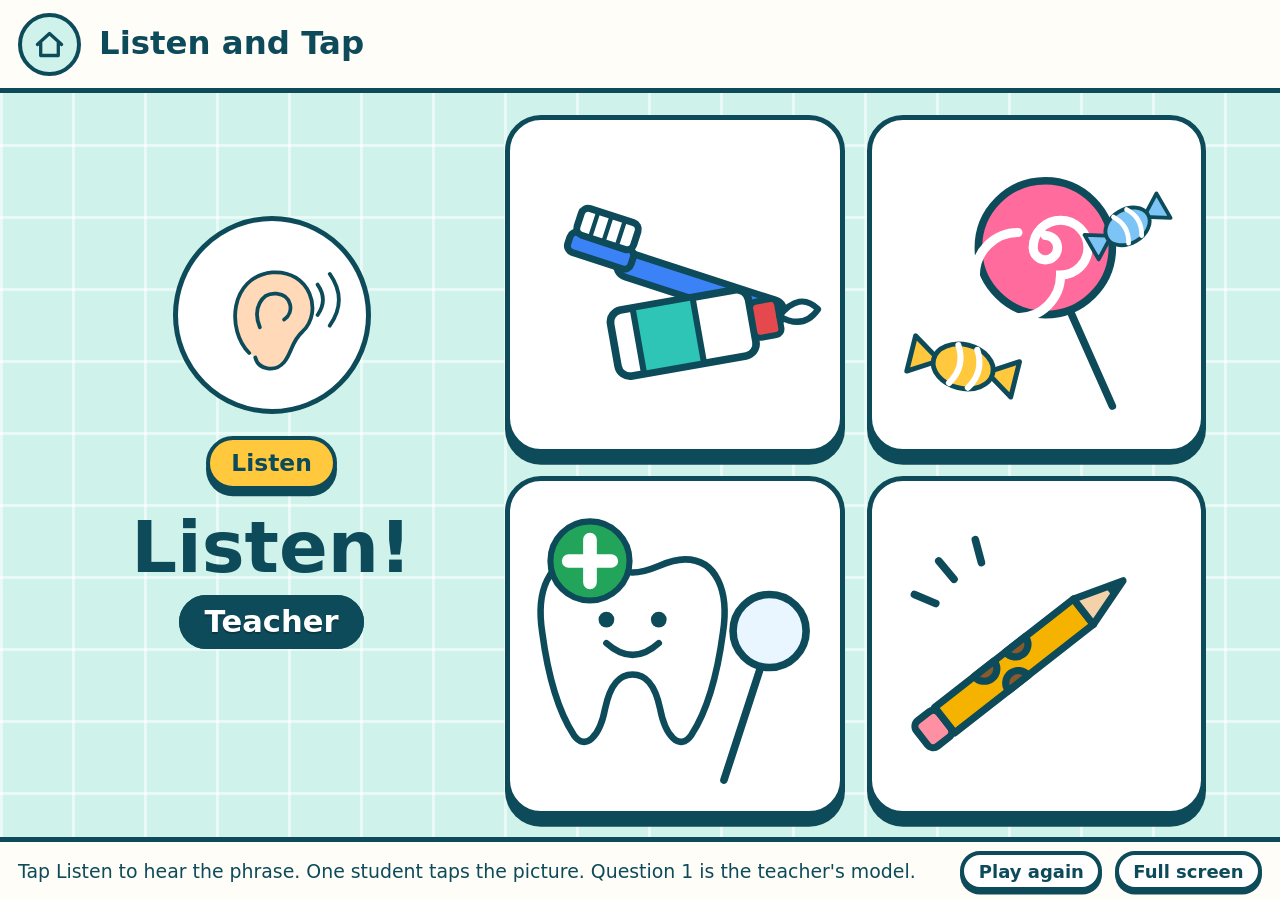
<file: game2-listen-and-tap.html>
<!doctype html>
<html lang="en">
<head>
<meta charset="utf-8">
<meta name="viewport" content="width=device-width, initial-scale=1">
<title>Listen and Tap | Dental Care Games</title>
<style>
:root{
  --ink:#0E4B5A; --mint:#CFF3EA; --mint-deep:#9FE3D3; --enamel:#FFFDF7; --good:#22A55B; --bad:#E5484D; --sun:#FFC83D;
  --red:#E5484D; --blue:#3B82F6; --green:#22A55B; --yellow:#F2B705; --white:#FFFFFF;
  --font: ui-rounded, "Arial Rounded MT Bold", "Nunito", "Trebuchet MS", "Segoe UI", system-ui, sans-serif;
}
*{box-sizing:border-box}
html,body{height:100%;margin:0}
body{
  font-family:var(--font); color:var(--ink); background-color:var(--mint);
  background-image:linear-gradient(rgba(255,255,255,.55) 3px,transparent 3px),linear-gradient(90deg,rgba(255,255,255,.55) 3px,transparent 3px);
  background-size:72px 72px; display:flex; flex-direction:column; overflow:hidden; user-select:none; -webkit-user-select:none;
}
button{font-family:inherit;color:inherit;cursor:pointer}
button:focus-visible,a:focus-visible{outline:5px solid var(--sun);outline-offset:3px}
.art{display:block;width:100%;height:100%}

/* top bar */
.bar{display:flex;align-items:center;gap:2vmin;padding:1.4vmin 2vmin;background:var(--enamel);border-bottom:.6vmin solid var(--ink)}
.bar h1{font-size:clamp(18px,3.6vmin,44px);margin:0;line-height:1.1;flex:0 1 auto}
.home{flex:none;width:7vmin;height:7vmin;min-width:44px;min-height:44px;border-radius:50%;background:var(--mint);border:.5vmin solid var(--ink);display:grid;place-items:center;text-decoration:none}
.home svg{width:60%;height:60%}
#teams{margin-left:auto;display:flex;gap:1.2vmin}
.team{position:relative;display:flex;align-items:center;gap:1vmin;padding:.8vmin 1.4vmin;border-radius:3vmin;border:.5vmin solid var(--ink);background:var(--c);color:#fff;font-weight:700;opacity:.55;transition:transform .2s,opacity .2s}
.team.on{opacity:1;transform:translateY(.6vmin) scale(1.08);box-shadow:0 .8vmin 0 var(--ink)}
.team .nm{font-size:clamp(12px,2.2vmin,26px);text-shadow:0 2px 0 rgba(0,0,0,.25)}
.team .sc{font-size:clamp(18px,4vmin,48px);min-width:1.4em;text-align:center;background:#fff;color:var(--ink);border-radius:2vmin;padding:0 .8vmin;line-height:1.25}
.team .adj{display:flex;flex-direction:column;gap:.3vmin}
.team .adj button{width:3.2vmin;height:3.2vmin;min-width:22px;min-height:22px;border-radius:50%;border:.3vmin solid var(--ink);background:#fff;color:var(--ink);font-size:clamp(11px,2vmin,20px);line-height:1;padding:0;font-weight:800}
.team.pop .sc{animation:pop .5s}
@keyframes pop{40%{transform:scale(1.5)}}

/* stage */
#stage{flex:1;min-height:0;position:relative;display:flex;align-items:center;justify-content:center;padding:2.4vmin}
.foot{display:flex;align-items:center;gap:1.4vmin;padding:1vmin 2vmin;background:var(--enamel);border-top:.6vmin solid var(--ink);font-size:clamp(12px,2.1vmin,22px)}
.foot .sp{flex:1}
.btn{border:.5vmin solid var(--ink);background:#fff;border-radius:3vmin;padding:1vmin 2.4vmin;font-size:clamp(14px,2.6vmin,30px);font-weight:700;box-shadow:0 .7vmin 0 var(--ink);transition:transform .08s,box-shadow .08s}
.btn:active{transform:translateY(.5vmin);box-shadow:0 .2vmin 0 var(--ink)}
.btn.small{font-size:clamp(12px,2vmin,20px);padding:.6vmin 1.6vmin;box-shadow:0 .4vmin 0 var(--ink)}
.btn.go{background:var(--sun)}
a.btn{color:var(--ink);text-decoration:none;display:inline-block}
.btn.good{background:var(--good);color:#fff}
.btn.bad{background:var(--bad);color:#fff}
.btn[disabled]{opacity:.45;cursor:default}
.card{background:var(--enamel);border:.6vmin solid var(--ink);border-radius:4vmin;box-shadow:0 1.2vmin 0 var(--ink)}
.turn{font-size:clamp(16px,3.4vmin,40px);font-weight:700;padding:.6vmin 2.4vmin;border-radius:3vmin;border:.5vmin solid var(--ink);background:var(--c);color:#fff;text-shadow:0 2px 0 rgba(0,0,0,.25)}
.big{font-size:clamp(28px,8vmin,110px);font-weight:800;line-height:1}
.phrase{font-size:clamp(20px,5vmin,64px);font-weight:700}
.goodc{color:var(--good)} .badc{color:var(--bad)}
.hidden{display:none !important}
.shake{animation:shake .4s}
@keyframes shake{20%{transform:translateX(-2vmin)}40%{transform:translateX(2vmin)}60%{transform:translateX(-1.2vmin)}80%{transform:translateX(1.2vmin)}}
.pulse{animation:pulse .6s}
@keyframes pulse{50%{transform:scale(1.05)}}

/* overlay */
.over{position:absolute;inset:0;background:rgba(14,75,90,.55);display:flex;align-items:center;justify-content:center;padding:3vmin;z-index:5}
.panel{width:min(100%,150vmin);max-height:100%;padding:3vmin 4vmin;display:flex;flex-direction:column;align-items:center;gap:2vmin;text-align:center}
.finish h2{font-size:clamp(28px,7vmin,96px);margin:0}
.finish .rows{display:flex;gap:2vmin;align-items:flex-end}
.finish .res{display:flex;flex-direction:column;align-items:center;gap:1vmin;font-weight:700;font-size:clamp(14px,2.8vmin,32px)}
.finish .res .col{width:13vmin;border:.5vmin solid var(--ink);border-radius:2vmin 2vmin 0 0;background:var(--c);display:flex;align-items:flex-start;justify-content:center;color:#fff;font-size:clamp(22px,5vmin,64px);padding-top:.6vmin;text-shadow:0 2px 0 rgba(0,0,0,.25)}
.finish .crown{width:9vmin;height:9vmin}
.stars{position:absolute;inset:0;pointer-events:none;overflow:hidden;z-index:6}
.stars i{position:absolute;width:5vmin;height:5vmin;animation:fly 1.1s ease-out forwards}
@keyframes fly{to{transform:translate(var(--dx),var(--dy)) rotate(260deg) scale(.4);opacity:0}}
@media (prefers-reduced-motion:reduce){*{animation-duration:.01s !important;transition-duration:.01s !important}}

.g2{width:100%;height:100%;display:flex;gap:4vmin;align-items:center;justify-content:center}
.side{flex:0 0 32%;display:flex;flex-direction:column;align-items:center;gap:2.4vmin;text-align:center}
.earbox{cursor:pointer;width:22vmin;height:22vmin;background:#fff;border:.6vmin solid var(--ink);border-radius:50%;padding:2vmin}
.opts{height:100%;aspect-ratio:1;max-width:60%;display:grid;grid-template-columns:1fr 1fr;grid-template-rows:1fr 1fr;gap:2.4vmin}
.opt{border:.6vmin solid var(--ink);border-radius:4vmin;background:#fff;box-shadow:0 1.2vmin 0 var(--ink);padding:1.4vmin;min-height:0}
.opt:active{transform:translateY(.8vmin);box-shadow:0 .4vmin 0 var(--ink)}
.opt.right{border-color:var(--good);border-width:1.4vmin;background:#E9FBEF}
.opt.wrong{opacity:.35;box-shadow:none}

</style>
</head>
<body>
<header class="bar">
  <a class="home" href="index.html" aria-label="All games"><svg viewBox="0 0 60 60" aria-hidden="true"><path d="M8 30 L30 10 L52 30 M14 26 V50 H46 V26" fill="none" stroke="#0E4B5A" stroke-width="6" stroke-linecap="round" stroke-linejoin="round"/></svg></a>
  <h1>Listen and Tap</h1>
  
</header>
<main id="stage">
<div class="g2">
  <div class="side">
    <div class="earbox" data-art="ear" role="button" aria-label="Listen again"></div>
    <button class="btn go" id="play">Listen</button>
    <div class="big" id="qn">Listen! 1</div>
    <div id="who"></div>
    <div class="phrase goodc" id="said">&nbsp;</div>
    <button class="btn go hidden" id="next">Next</button>
  </div>
  <div class="opts" id="opts"></div>
</div>

</main>
<footer class="foot">
  <span>Tap Listen to hear the phrase. One student taps the picture. Question 1 is the teacher's model.</span><span class="sp"></span>
  
  <button class="btn small" id="btnAgain">Play again</button>
  <button class="btn small" id="btnFull">Full screen</button>
</footer>
<script>
// Original pictures for the Dental Care games. Every picture is drawn in a 200 x 200 box.
const INK = '#0E4B5A';
const S = `stroke="${INK}" stroke-width="5" stroke-linejoin="round" stroke-linecap="round"`;
const S4 = `stroke="${INK}" stroke-width="4" stroke-linejoin="round" stroke-linecap="round"`;

const TOOTH_PATH = 'M60 36 C36 36 26 60 31 92 C35 122 42 150 55 170 C64 183 75 171 79 150 C83 131 90 124 100 124 C110 124 117 131 121 150 C125 171 136 183 145 170 C158 150 165 122 169 92 C174 60 164 36 140 36 C124 36 116 46 100 46 C84 46 76 36 60 36 Z';

function toothShape(fill) { return `<path d="${TOOTH_PATH}" fill="${fill}" ${S}/>`; }

function kid(mouth) {
  return `<circle cx="78" cy="110" r="54" fill="#FFD9B8" ${S}/>
  <path d="M25 104 C20 62 52 44 80 46 C112 44 138 66 131 106 C120 86 102 74 78 78 C56 74 38 88 25 104 Z" fill="#5B3A29" ${S}/>
  <circle cx="60" cy="110" r="5.5" fill="${INK}"/><circle cx="96" cy="110" r="5.5" fill="${INK}"/>
  <circle cx="45" cy="127" r="8" fill="#FF9E8F" opacity=".75"/><circle cx="111" cy="127" r="8" fill="#FF9E8F" opacity=".75"/>
  ${mouth}`;
}
const MOUTH_SMILE = `<path d="M56 131 Q78 156 100 131 Z" fill="#fff" ${S4}/>`;
const MOUTH_OPEN = `<ellipse cx="78" cy="140" rx="14" ry="11" fill="#B3364A" ${S4}/>`;

function candy(x, y, r, color, scale) {
  return `<g transform="translate(${x},${y}) rotate(${r}) scale(${scale || 1})">
    <path d="M-20 0 L-44 -15 L-44 15 Z" fill="${color}" ${S4}/><path d="M20 0 L44 -15 L44 15 Z" fill="${color}" ${S4}/>
    <ellipse rx="25" ry="18" fill="${color}" ${S4}/>
    <path d="M-8 -16 Q2 0 -8 16 M8 -16 Q18 0 8 16" fill="none" stroke="#fff" stroke-width="5" stroke-linecap="round"/></g>`;
}
function toothbrush(x, y, r, scale) {
  return `<g transform="translate(${x},${y}) rotate(${r}) scale(${scale || 1})">
    <rect x="20" y="-7" width="100" height="14" rx="7" fill="#3B82F6" ${S4}/>
    <rect x="-10" y="-9" width="38" height="12" rx="4" fill="#3B82F6" ${S4}/>
    <rect x="-8" y="-24" width="34" height="16" rx="4" fill="#fff" ${S4}/>
    <path d="M1 -24 V-9 M9 -24 V-9 M17 -24 V-9" stroke="${INK}" stroke-width="2.5"/></g>`;
}
function pencil(x, y, r, scale, bites) {
  const marks = bites ? `<path d="M30 -9 a7 7 0 0 0 14 0 Z M52 -9 a7 7 0 0 0 14 0 Z M40 9 a7 7 0 0 1 14 0 Z" fill="#8A5A2B" ${S4}/>` : '';
  return `<g transform="translate(${x},${y}) rotate(${r}) scale(${scale || 1})">
    <rect x="-14" y="-9" width="16" height="18" rx="4" fill="#FF8FA3" ${S4}/>
    <rect x="2" y="-9" width="98" height="18" fill="#F5B300" ${S4}/>
    <path d="M100 -9 L128 0 L100 9 Z" fill="#F3D2A9" ${S4}/><path d="M118 -3.4 L128 0 L118 3.4 Z" fill="${INK}"/>
    ${marks}</g>`;
}
function star(cx, cy, r, fill) {
  let d = '';
  for (let i = 0; i < 10; i++) {
    const a = -Math.PI / 2 + i * Math.PI / 5, rr = i % 2 ? r * 0.45 : r;
    d += (i ? 'L' : 'M') + (cx + rr * Math.cos(a)).toFixed(1) + ' ' + (cy + rr * Math.sin(a)).toFixed(1) + ' ';
  }
  return `<path d="${d}Z" fill="${fill || '#FFC83D'}" ${S4}/>`;
}
function calendar(marks) {
  let cells = '';
  const pos = [[44, 92], [82, 92], [120, 92], [158, 92], [63, 132], [101, 132], [139, 132]];
  pos.forEach(([x, y]) => {
    cells += `<rect x="${x - 16}" y="${y - 16}" width="32" height="32" rx="6" fill="#fff" ${S4}/>`;
    cells += marks === 'stars' ? star(x, y, 11, '#FFC83D').replace('stroke-width="4"', 'stroke-width="2.5"')
      : `<path d="M${x - 8} ${y} l6 7 l11 -13" fill="none" stroke="#22A55B" stroke-width="5" stroke-linecap="round" stroke-linejoin="round"/>`;
  });
  return `<rect x="18" y="34" width="166" height="136" rx="14" fill="#EAF6FF" ${S}/>
    <path d="M18 66 H184 V48 a14 14 0 0 0 -14 -14 H32 a14 14 0 0 0 -14 14 Z" fill="#E5484D" ${S}/>
    <path d="M56 24 V46 M146 24 V46" ${S}/>${cells}`;
}

const ART = {
  toothHappy: () => `${toothShape('#FFFFFF')}
    <circle cx="80" cy="80" r="6" fill="${INK}"/><circle cx="120" cy="80" r="6" fill="${INK}"/>
    <path d="M78 98 Q100 120 122 98" fill="none" ${S}/>
    <circle cx="64" cy="96" r="8" fill="#FF9E8F" opacity=".7"/><circle cx="136" cy="96" r="8" fill="#FF9E8F" opacity=".7"/>
    ${star(160, 40, 15)}${star(36, 34, 10)}`,
  toothSad: () => `${toothShape('#E9DFA8')}
    <path d="M72 76 l14 6 M128 76 l-14 6" ${S}/>
    <circle cx="80" cy="88" r="5.5" fill="${INK}"/><circle cx="120" cy="88" r="5.5" fill="${INK}"/>
    <path d="M80 114 Q100 98 120 114" fill="none" ${S}/>
    <ellipse cx="62" cy="64" rx="9" ry="7" fill="#7A5B2E"/><ellipse cx="140" cy="108" rx="8" ry="10" fill="#7A5B2E"/><circle cx="104" cy="60" r="5" fill="#7A5B2E"/>
    <path d="M150 62 q8 14 0 20 q-8 -6 0 -20 Z" fill="#7CC4F5" ${S4}/>`,
  brushA: () => `${kid(MOUTH_SMILE)}${toothbrush(88, 150, -14, 0.8)}
    <circle cx="108" cy="150" r="9" fill="#fff" ${S4}/><circle cx="122" cy="160" r="6" fill="#fff" ${S4}/><circle cx="96" cy="162" r="5" fill="#fff" ${S4}/>`,
  brushB: () => `${toothbrush(40, 78, 18, 1.15)}
    <g transform="translate(60,140) rotate(-10)"><rect x="0" y="-22" width="92" height="44" rx="8" fill="#fff" ${S}/>
    <rect x="16" y="-22" width="40" height="44" fill="#2EC4B6" ${S4}/><rect x="92" y="-12" width="18" height="24" rx="4" fill="#E5484D" ${S4}/>
    <path d="M110 0 q16 -14 26 0 q-12 12 -26 0 Z" fill="#fff" ${S4}/></g>`,
  candyA: () => `${kid(MOUTH_OPEN)}${candy(140, 146, -20, '#FF6B9D')}`,
  candyB: () => `<path d="M118 108 L150 180" ${S}/>
    <circle cx="106" cy="76" r="44" fill="#FF6B9D" ${S}/>
    <path d="M106 76 m0 -8 a8 8 0 1 1 -8 8 a18 18 0 1 1 18 18 a28 28 0 1 1 -28 -28" fill="none" stroke="#fff" stroke-width="6" stroke-linecap="round"/>
    ${candy(52, 154, 14, '#FFC83D', 0.8)}${candy(160, 62, -30, '#7CC4F5', 0.62)}`,
  dentistA: () => `<circle cx="92" cy="112" r="54" fill="#FFD9B8" ${S}/>
    <path d="M40 96 C40 58 66 44 92 44 C118 44 144 58 144 96 C126 82 112 78 92 78 C72 78 58 82 40 96 Z" fill="#DFF3FF" ${S}/>
    <path d="M92 52 v18 M83 61 h18" stroke="#22A55B" stroke-width="7" stroke-linecap="round"/>
    <circle cx="74" cy="106" r="5.5" fill="${INK}"/><circle cx="110" cy="106" r="5.5" fill="${INK}"/>
    <path d="M52 124 Q92 112 132 124 L128 150 Q92 172 56 150 Z" fill="#7CC4F5" ${S}/>
    <path d="M52 126 L40 116 M132 126 L144 116" ${S4}/>
    <path d="M150 186 L170 122" ${S}/><circle cx="172" cy="104" r="20" fill="#EAF6FF" ${S}/>`,
  dentistB: () => `<g transform="translate(-14,12) scale(.86)">${toothShape('#FFFFFF')}
    <circle cx="80" cy="82" r="6" fill="${INK}"/><circle cx="120" cy="82" r="6" fill="${INK}"/><path d="M80 100 Q100 118 120 100" fill="none" ${S}/></g>
    <path d="M132 188 L158 108" ${S}/><circle cx="162" cy="90" r="24" fill="#EAF6FF" ${S}/>
    <circle cx="44" cy="44" r="26" fill="#22A55B" ${S4}/><path d="M44 30 v28 M30 44 h28" stroke="#fff" stroke-width="9" stroke-linecap="round"/>`,
  pencilA: () => `${kid(`<ellipse cx="78" cy="142" rx="17" ry="13" fill="#B3364A" ${S4}/>`)}${pencil(72, 143, -6, 0.86)}
    <rect x="64" y="130" width="11" height="9" rx="2" fill="#fff" ${S4}/><rect x="80" y="130" width="11" height="9" rx="2" fill="#fff" ${S4}/>`,
  pencilB: () => `${pencil(38, 150, -38, 1.18, true)}
    <path d="M36 44 l10 12 M60 30 l4 15 M20 66 l14 6" ${S}/>`,
  apple: () => `${kid(MOUTH_OPEN)}
    <path d="M148 120 C128 104 104 122 110 150 C114 172 132 184 148 176 C164 184 182 172 186 150 C192 122 168 104 148 120 Z" fill="#E5484D" ${S}/>
    <path d="M148 120 q-2 -16 10 -22" fill="none" ${S}/><path d="M158 100 q16 -10 24 2 q-14 10 -24 -2 Z" fill="#22A55B" ${S4}/>`,
  soda: () => `${kid(MOUTH_OPEN)}
    <path d="M118 112 L182 112 L172 186 L128 186 Z" fill="#8A4B2A" ${S}/>
    <path d="M118 112 L182 112 L179 132 L121 132 Z" fill="#fff" ${S4}/>
    <circle cx="140" cy="152" r="5" fill="#fff" opacity=".8"/><circle cx="158" cy="168" r="4" fill="#fff" opacity=".8"/><circle cx="160" cy="146" r="3" fill="#fff" opacity=".8"/>
    <path d="M150 122 L138 96 L96 140" fill="none" stroke="#E5484D" stroke-width="7" stroke-linecap="round" stroke-linejoin="round"/>`,
  milk: () => `${kid(MOUTH_SMILE)}
    <path d="M122 104 L180 104 L174 186 L128 186 Z" fill="#EAF6FF" ${S}/>
    <path d="M124 128 L178 128 L174 186 L128 186 Z" fill="#fff" ${S4}/>
    <path d="M58 133 q20 -10 40 0" fill="none" stroke="#fff" stroke-width="7" stroke-linecap="round"/>`,
  chocolate: () => `${kid(MOUTH_OPEN)}
    <g transform="translate(146,146) rotate(14)"><rect x="-34" y="-44" width="68" height="88" rx="6" fill="#6B3E26" ${S}/>
    <path d="M-34 -14 H34 M-34 16 H34 M0 -44 V44" stroke="#8A5A3C" stroke-width="5"/>
    <path d="M-34 10 H34 V44 a6 6 0 0 1 -6 6 H-28 a6 6 0 0 1 -6 -6 Z" fill="#F5B300" ${S4} transform="translate(0,-6)"/></g>`,
  sun: () => `<g ${S}><path d="M100 14 V34 M100 166 V186 M14 100 H34 M166 100 H186 M39 39 L53 53 M147 147 L161 161 M39 161 L53 147 M147 53 L161 39"/></g>
    <circle cx="100" cy="100" r="52" fill="#FFC83D" ${S}/>
    <circle cx="82" cy="92" r="6" fill="${INK}"/><circle cx="118" cy="92" r="6" fill="${INK}"/><path d="M80 110 Q100 130 120 110" fill="none" ${S}/>`,
  plate: () => `<circle cx="100" cy="104" r="62" fill="#fff" ${S}/><circle cx="100" cy="104" r="40" fill="#EAF6FF" ${S4}/>
    <circle cx="88" cy="96" r="4" fill="#C98A4B"/><circle cx="112" cy="112" r="3.5" fill="#C98A4B"/><circle cx="104" cy="92" r="3" fill="#C98A4B"/>
    <path d="M20 40 V84 M10 40 V68 a10 10 0 0 0 20 0 V40 M20 84 V172" fill="none" ${S}/>
    <path d="M180 172 V92 M180 92 c-14 -8 -14 -44 0 -54 c14 10 14 46 0 54 Z" fill="#EAF6FF" ${S}/>`,
  calendar: () => calendar('ticks'),
  calendarStars: () => calendar('stars'),
  star: () => `${star(100, 104, 78)}<circle cx="84" cy="98" r="6" fill="${INK}"/><circle cx="116" cy="98" r="6" fill="${INK}"/><path d="M84 116 Q100 132 116 116" fill="none" ${S}/>`,
  ear: () => `<path d="M70 150 C40 120 44 50 100 44 C150 40 168 96 140 122 C126 134 126 150 116 162 C104 176 82 172 78 156" fill="#FFD9B8" ${S}/>
    <path d="M84 116 C74 92 86 70 106 72 C126 74 130 96 116 106" fill="none" ${S}/>
    <path d="M160 60 q14 20 0 40 M176 46 q24 34 0 68" fill="none" ${S}/>`,
  thumbUp: () => `<path d="M40 96 H72 V172 H40 Z" fill="#fff" ${S}/><path d="M72 100 C92 86 96 62 96 40 C116 36 124 58 116 86 H152 C170 86 170 108 158 110 C170 114 168 132 154 134 C164 140 160 156 148 156 C154 164 148 174 136 174 H96 C84 174 80 168 72 166 Z" fill="#FFD9B8" ${S}/>`,
};

function artInner(key) { return (ART[key] || ART.star)(); }
function art(key, cls) { return `<svg class="art ${cls || ''}" viewBox="0 0 200 200" aria-hidden="true">${artInner(key)}</svg>`; }

// Recorded phrases for Game 2 (offline, no browser voice needed).
const AUDIO = {
  brush: '[data-uri]',
  candy: '[data-uri]',
  dentist: '[data-uri]',
  pencil: '[data-uri]',
};

// Shared engine: teacher model turn + five teams, sounds, finish screen.
const TEAMS = [
  { name: 'Red', color: 'var(--red)' }, { name: 'Blue', color: 'var(--blue)' },
  { name: 'Green', color: 'var(--green)' }, { name: 'Yellow', color: 'var(--yellow)' },
  { name: 'White', color: 'var(--white)' },
];
const TEACHER = { name: 'Teacher', color: 'var(--ink)' };
let turn = 0; // -1 = teacher's model round
const $ = (s, el) => (el || document).querySelector(s);
const el = (html) => { const t = document.createElement('template'); t.innerHTML = html.trim(); return t.content.firstChild; };
const who = (i) => (i < 0 ? TEACHER : TEAMS[i]);
// Points are kept by the teacher on the board, so the games show no scores.
function setTurn(i) { turn = i < 0 ? -1 : i % TEAMS.length; document.dispatchEvent(new CustomEvent('turn')); }
function nextTurn() { setTurn(turn < 0 ? 0 : turn + 1); }
// Classes use groups 1-5 (Red, Blue, Green, Yellow, White) with no team names, so only the teacher's model turn shows a label.
function turnChip() { return turn < 0 ? `<span class="turn" style="--c:${TEACHER.color}">Teacher</span>` : ''; }

let AC;
function tone(freq, dur, type, when, gain) {
  try {
    AC = AC || new (window.AudioContext || window.webkitAudioContext)();
    const o = AC.createOscillator(), g = AC.createGain();
    o.type = type || 'sine'; o.frequency.value = freq; o.connect(g); g.connect(AC.destination);
    const t = AC.currentTime + (when || 0);
    g.gain.setValueAtTime(gain || 0.16, t); g.gain.exponentialRampToValueAtTime(0.001, t + dur);
    o.start(t); o.stop(t + dur);
  } catch (e) { /* no sound available */ }
}
const sfx = {
  good() { tone(523, .15); tone(659, .15, 'sine', .12); tone(784, .3, 'sine', .24); },
  bad() { tone(196, .25, 'sawtooth', 0, .07); tone(147, .35, 'sawtooth', .18, .07); },
  tap() { tone(440, .07, 'triangle'); },
  tick() { tone(880, .05, 'square', 0, .05); },
  win() { [523, 659, 784, 1047, 1319].forEach((f, i) => tone(f, .25, 'triangle', i * .14)); },
};

function burst() {
  const box = el('<div class="stars"></div>');
  for (let i = 0; i < 14; i++) {
    const a = Math.random() * Math.PI * 2, d = 25 + Math.random() * 30;
    const s = el(`<i style="left:50%;top:45%;--dx:${(Math.cos(a) * d).toFixed(0)}vmin;--dy:${(Math.sin(a) * d).toFixed(0)}vmin"><svg viewBox="0 0 200 200">${star(100, 100, 90)}</svg></i>`);
    box.appendChild(s);
  }
  $('#stage').appendChild(box); setTimeout(() => box.remove(), 1200);
}

function showFinish(title) {
  const o = el(`<div class="over"><div class="panel card finish"><h2>${title || 'Great job!'}</h2>
    <div style="display:flex;gap:2vmin"><button class="btn" id="finAgain">Play again</button><a class="btn go" href="index.html" style="text-decoration:none">All games</a></div></div></div>`);
  $('#stage').appendChild(o); $('#finAgain').onclick = () => location.reload(); sfx.win(); burst();
}

document.addEventListener('DOMContentLoaded', () => {
  const again = $('#btnAgain'); if (again) again.onclick = () => location.reload();
  const full = $('#btnFull'); if (full) full.onclick = () => {
    if (document.fullscreenElement) document.exitFullscreen(); else if (document.documentElement.requestFullscreen) document.documentElement.requestFullscreen().catch(() => {});
  };
});

const PHRASE = { brush: 'Brush your teeth.', candy: 'Eat candy.', dentist: 'Go to the dentist.', pencil: 'Chew on pencils.' };
const say = (k) => PHRASE[k.slice(0, -1)];
const QS = [
  { t: 'dentistB', o: ['brushB', 'candyB', 'dentistB', 'pencilB'] }, // teacher's model question
  { t: 'candyA', o: ['brushA', 'pencilA', 'candyA', 'dentistA'] },
  { t: 'pencilA', o: ['pencilA', 'brushA', 'dentistA', 'candyA'] },
  { t: 'brushA', o: ['dentistA', 'candyA', 'brushA', 'pencilA'] },
  { t: 'dentistA', o: ['candyA', 'dentistA', 'pencilA', 'brushA'] },
  { t: 'pencilB', o: ['candyB', 'brushB', 'dentistB', 'pencilB'] },
];
let q = 0, locked = false, voice = null, clip = null;
turn = -1;
function pickVoice() {
  try { const v = speechSynthesis.getVoices(); voice = v.find((x) => /^en-US/i.test(x.lang)) || v.find((x) => /^en/i.test(x.lang)) || null; } catch (e) { voice = null; }
}
try { pickVoice(); speechSynthesis.onvoiceschanged = pickVoice; } catch (e) { /* no speech */ }
function speak() {
  const b = $('#play'); b.classList.remove('pulse'); void b.offsetWidth; b.classList.add('pulse');
  try {
    if (clip) { clip.pause(); }
    clip = new Audio(AUDIO[QS[q].t.slice(0, -1)]);
    clip.play().catch(tts);
  } catch (e) { tts(); }
}
function tts() { // backup: browser voice, if the recording cannot play
  try {
    speechSynthesis.cancel();
    const u = new SpeechSynthesisUtterance(say(QS[q].t)); u.lang = 'en-US'; u.rate = 0.75; if (voice) u.voice = voice;
    speechSynthesis.speak(u);
  } catch (e) { /* no sound: the teacher says the phrase */ }
}
$('#play').onclick = speak; $('.earbox').onclick = speak;
document.querySelectorAll('[data-art]').forEach((n) => { n.innerHTML = art(n.dataset.art); });
function draw() {
  locked = false;
  $('#qn').textContent = q === 0 ? 'Listen!' : `Listen! ${q}`; $('#who').innerHTML = turnChip(); $('#said').innerHTML = '&nbsp;'; $('#next').classList.add('hidden');
  $('#opts').innerHTML = QS[q].o.map((k) => `<button class="opt" data-k="${k}" aria-label="Picture">${art(k)}</button>`).join('');
}
$('#opts').addEventListener('click', (e) => {
  const b = e.target.closest('button.opt'); if (!b || locked || b.classList.contains('wrong')) return;
  if (b.dataset.k === QS[q].t) {
    locked = true; b.classList.add('right', 'pulse'); $('#said').textContent = say(QS[q].t);
    burst(); sfx.good();
    $('#next').textContent = q === QS.length - 1 ? 'Finish' : 'Next'; $('#next').classList.remove('hidden');
  } else { b.classList.add('wrong', 'shake'); sfx.bad(); }
});
$('#next').onclick = () => { q++; if (q >= QS.length) { $('#next').classList.add('hidden'); showFinish('Well done!'); } else { nextTurn(); draw(); setTimeout(speak, 400); } };
draw();

</script>
</body>
</html>
</file>
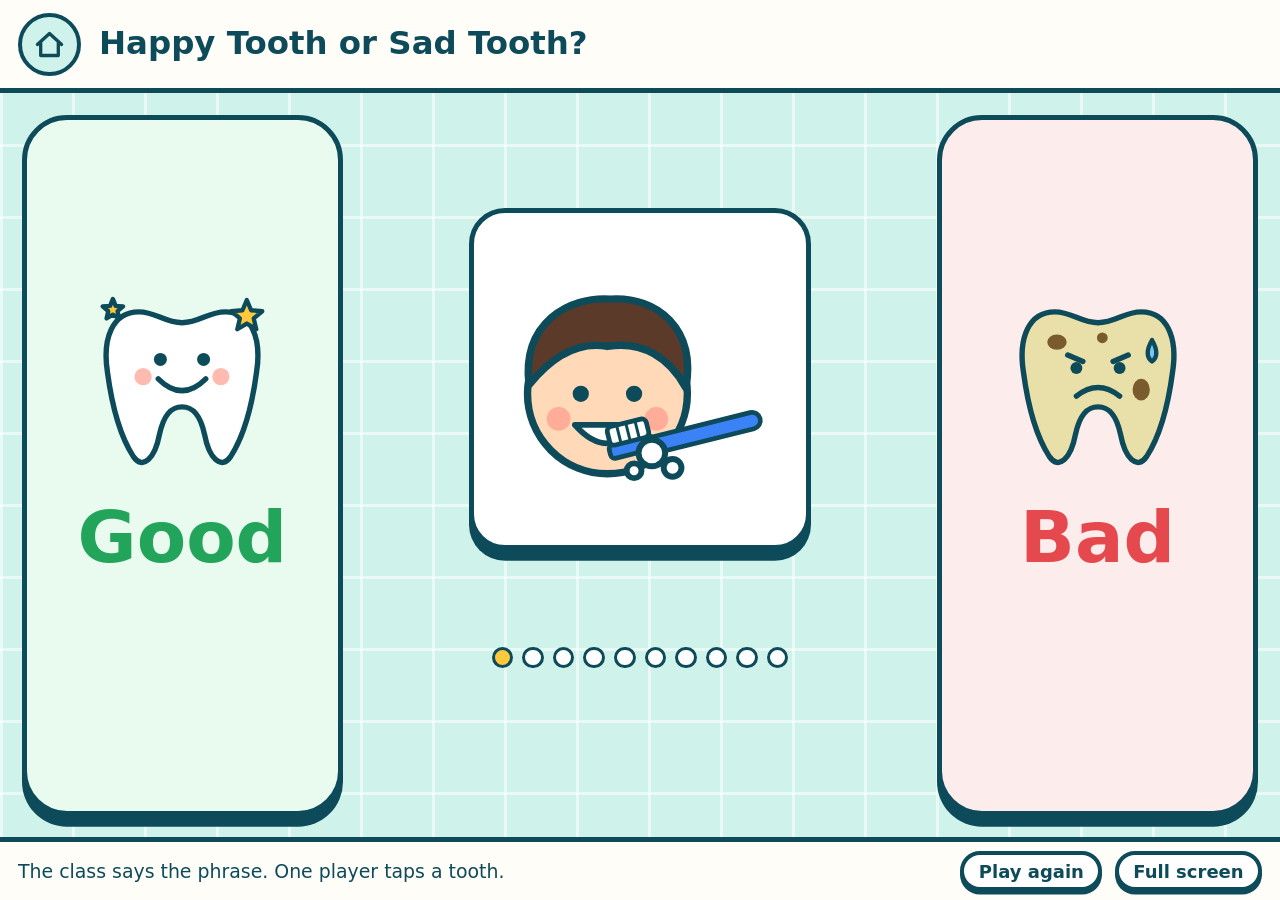
<file: game3-happy-or-sad-tooth.html>
<!doctype html>
<html lang="en">
<head>
<meta charset="utf-8">
<meta name="viewport" content="width=device-width, initial-scale=1">
<title>Happy Tooth or Sad Tooth? | Dental Care Games</title>
<style>
:root{
  --ink:#0E4B5A; --mint:#CFF3EA; --mint-deep:#9FE3D3; --enamel:#FFFDF7; --good:#22A55B; --bad:#E5484D; --sun:#FFC83D;
  --red:#E5484D; --blue:#3B82F6; --green:#22A55B; --yellow:#F2B705; --white:#FFFFFF;
  --font: ui-rounded, "Arial Rounded MT Bold", "Nunito", "Trebuchet MS", "Segoe UI", system-ui, sans-serif;
}
*{box-sizing:border-box}
html,body{height:100%;margin:0}
body{
  font-family:var(--font); color:var(--ink); background-color:var(--mint);
  background-image:linear-gradient(rgba(255,255,255,.55) 3px,transparent 3px),linear-gradient(90deg,rgba(255,255,255,.55) 3px,transparent 3px);
  background-size:72px 72px; display:flex; flex-direction:column; overflow:hidden; user-select:none; -webkit-user-select:none;
}
button{font-family:inherit;color:inherit;cursor:pointer}
button:focus-visible,a:focus-visible{outline:5px solid var(--sun);outline-offset:3px}
.art{display:block;width:100%;height:100%}

/* top bar */
.bar{display:flex;align-items:center;gap:2vmin;padding:1.4vmin 2vmin;background:var(--enamel);border-bottom:.6vmin solid var(--ink)}
.bar h1{font-size:clamp(18px,3.6vmin,44px);margin:0;line-height:1.1;flex:0 1 auto}
.home{flex:none;width:7vmin;height:7vmin;min-width:44px;min-height:44px;border-radius:50%;background:var(--mint);border:.5vmin solid var(--ink);display:grid;place-items:center;text-decoration:none}
.home svg{width:60%;height:60%}
#teams{margin-left:auto;display:flex;gap:1.2vmin}
.team{position:relative;display:flex;align-items:center;gap:1vmin;padding:.8vmin 1.4vmin;border-radius:3vmin;border:.5vmin solid var(--ink);background:var(--c);color:#fff;font-weight:700;opacity:.55;transition:transform .2s,opacity .2s}
.team.on{opacity:1;transform:translateY(.6vmin) scale(1.08);box-shadow:0 .8vmin 0 var(--ink)}
.team .nm{font-size:clamp(12px,2.2vmin,26px);text-shadow:0 2px 0 rgba(0,0,0,.25)}
.team .sc{font-size:clamp(18px,4vmin,48px);min-width:1.4em;text-align:center;background:#fff;color:var(--ink);border-radius:2vmin;padding:0 .8vmin;line-height:1.25}
.team .adj{display:flex;flex-direction:column;gap:.3vmin}
.team .adj button{width:3.2vmin;height:3.2vmin;min-width:22px;min-height:22px;border-radius:50%;border:.3vmin solid var(--ink);background:#fff;color:var(--ink);font-size:clamp(11px,2vmin,20px);line-height:1;padding:0;font-weight:800}
.team.pop .sc{animation:pop .5s}
@keyframes pop{40%{transform:scale(1.5)}}

/* stage */
#stage{flex:1;min-height:0;position:relative;display:flex;align-items:center;justify-content:center;padding:2.4vmin}
.foot{display:flex;align-items:center;gap:1.4vmin;padding:1vmin 2vmin;background:var(--enamel);border-top:.6vmin solid var(--ink);font-size:clamp(12px,2.1vmin,22px)}
.foot .sp{flex:1}
.btn{border:.5vmin solid var(--ink);background:#fff;border-radius:3vmin;padding:1vmin 2.4vmin;font-size:clamp(14px,2.6vmin,30px);font-weight:700;box-shadow:0 .7vmin 0 var(--ink);transition:transform .08s,box-shadow .08s}
.btn:active{transform:translateY(.5vmin);box-shadow:0 .2vmin 0 var(--ink)}
.btn.small{font-size:clamp(12px,2vmin,20px);padding:.6vmin 1.6vmin;box-shadow:0 .4vmin 0 var(--ink)}
.btn.go{background:var(--sun)}
a.btn{color:var(--ink);text-decoration:none;display:inline-block}
.btn.good{background:var(--good);color:#fff}
.btn.bad{background:var(--bad);color:#fff}
.btn[disabled]{opacity:.45;cursor:default}
.card{background:var(--enamel);border:.6vmin solid var(--ink);border-radius:4vmin;box-shadow:0 1.2vmin 0 var(--ink)}
.turn{font-size:clamp(16px,3.4vmin,40px);font-weight:700;padding:.6vmin 2.4vmin;border-radius:3vmin;border:.5vmin solid var(--ink);background:var(--c);color:#fff;text-shadow:0 2px 0 rgba(0,0,0,.25)}
.big{font-size:clamp(28px,8vmin,110px);font-weight:800;line-height:1}
.phrase{font-size:clamp(20px,5vmin,64px);font-weight:700}
.goodc{color:var(--good)} .badc{color:var(--bad)}
.hidden{display:none !important}
.shake{animation:shake .4s}
@keyframes shake{20%{transform:translateX(-2vmin)}40%{transform:translateX(2vmin)}60%{transform:translateX(-1.2vmin)}80%{transform:translateX(1.2vmin)}}
.pulse{animation:pulse .6s}
@keyframes pulse{50%{transform:scale(1.05)}}

/* overlay */
.over{position:absolute;inset:0;background:rgba(14,75,90,.55);display:flex;align-items:center;justify-content:center;padding:3vmin;z-index:5}
.panel{width:min(100%,150vmin);max-height:100%;padding:3vmin 4vmin;display:flex;flex-direction:column;align-items:center;gap:2vmin;text-align:center}
.finish h2{font-size:clamp(28px,7vmin,96px);margin:0}
.finish .rows{display:flex;gap:2vmin;align-items:flex-end}
.finish .res{display:flex;flex-direction:column;align-items:center;gap:1vmin;font-weight:700;font-size:clamp(14px,2.8vmin,32px)}
.finish .res .col{width:13vmin;border:.5vmin solid var(--ink);border-radius:2vmin 2vmin 0 0;background:var(--c);display:flex;align-items:flex-start;justify-content:center;color:#fff;font-size:clamp(22px,5vmin,64px);padding-top:.6vmin;text-shadow:0 2px 0 rgba(0,0,0,.25)}
.finish .crown{width:9vmin;height:9vmin}
.stars{position:absolute;inset:0;pointer-events:none;overflow:hidden;z-index:6}
.stars i{position:absolute;width:5vmin;height:5vmin;animation:fly 1.1s ease-out forwards}
@keyframes fly{to{transform:translate(var(--dx),var(--dy)) rotate(260deg) scale(.4);opacity:0}}
@media (prefers-reduced-motion:reduce){*{animation-duration:.01s !important;transition-duration:.01s !important}}

.g3{width:100%;height:100%;display:flex;gap:3vmin;align-items:stretch;justify-content:center}
.pile{flex:1 1 0;max-width:26%;display:flex;flex-direction:column;align-items:center;justify-content:center;gap:1.4vmin;border:.6vmin solid var(--ink);border-radius:5vmin;background:var(--enamel);box-shadow:0 1.2vmin 0 var(--ink);padding:2vmin}
.pile:active{transform:translateY(.8vmin);box-shadow:0 .4vmin 0 var(--ink)}
#good{background:#E9FBEF} #bad{background:#FDECEC}
.tooth{width:min(24vmin,90%);aspect-ratio:1}
.got{display:grid;grid-template-columns:repeat(2,1fr);gap:.8vmin;width:70%;min-height:8vmin}
.got svg{background:#fff;border:.3vmin solid var(--ink);border-radius:1.4vmin}
.mid{flex:1 1 0;display:flex;flex-direction:column;align-items:center;justify-content:center;gap:2.4vmin;min-width:0;text-align:center}
.cardpic{width:min(38vmin,84%);aspect-ratio:1;padding:2vmin;background:#fff}
.dots{display:flex;gap:1vmin}
.dots i{width:2.4vmin;height:2.4vmin;border-radius:50%;border:.4vmin solid var(--ink);background:#fff}
.dots i.d{background:var(--ink)} .dots i.c{background:var(--sun)}

</style>
</head>
<body>
<header class="bar">
  <a class="home" href="index.html" aria-label="All games"><svg viewBox="0 0 60 60" aria-hidden="true"><path d="M8 30 L30 10 L52 30 M14 26 V50 H46 V26" fill="none" stroke="#0E4B5A" stroke-width="6" stroke-linecap="round" stroke-linejoin="round"/></svg></a>
  <h1>Happy Tooth or Sad Tooth?</h1>
  
</header>
<main id="stage">
<div class="g3">
  <button class="pile" id="good" data-v="1" aria-label="Good, happy tooth"><span class="tooth" data-art="toothHappy"></span><span class="big goodc">Good</span><span class="got" id="gotG"></span></button>
  <div class="mid">
    <div id="who"></div>
    <div class="cardpic card" id="card"></div>
    <div class="phrase" id="cap">&nbsp;</div>
    <div class="dots" id="dots"></div>
    <button class="btn go" id="next" style="visibility:hidden">Next card</button>
  </div>
  <button class="pile" id="bad" data-v="0" aria-label="Bad, sad tooth"><span class="tooth" data-art="toothSad"></span><span class="big badc">Bad</span><span class="got" id="gotB"></span></button>
</div>

</main>
<footer class="foot">
  <span>The class says the phrase. One player taps a tooth.</span><span class="sp"></span>
  
  <button class="btn small" id="btnAgain">Play again</button>
  <button class="btn small" id="btnFull">Full screen</button>
</footer>
<script>
// Original pictures for the Dental Care games. Every picture is drawn in a 200 x 200 box.
const INK = '#0E4B5A';
const S = `stroke="${INK}" stroke-width="5" stroke-linejoin="round" stroke-linecap="round"`;
const S4 = `stroke="${INK}" stroke-width="4" stroke-linejoin="round" stroke-linecap="round"`;

const TOOTH_PATH = 'M60 36 C36 36 26 60 31 92 C35 122 42 150 55 170 C64 183 75 171 79 150 C83 131 90 124 100 124 C110 124 117 131 121 150 C125 171 136 183 145 170 C158 150 165 122 169 92 C174 60 164 36 140 36 C124 36 116 46 100 46 C84 46 76 36 60 36 Z';

function toothShape(fill) { return `<path d="${TOOTH_PATH}" fill="${fill}" ${S}/>`; }

function kid(mouth) {
  return `<circle cx="78" cy="110" r="54" fill="#FFD9B8" ${S}/>
  <path d="M25 104 C20 62 52 44 80 46 C112 44 138 66 131 106 C120 86 102 74 78 78 C56 74 38 88 25 104 Z" fill="#5B3A29" ${S}/>
  <circle cx="60" cy="110" r="5.5" fill="${INK}"/><circle cx="96" cy="110" r="5.5" fill="${INK}"/>
  <circle cx="45" cy="127" r="8" fill="#FF9E8F" opacity=".75"/><circle cx="111" cy="127" r="8" fill="#FF9E8F" opacity=".75"/>
  ${mouth}`;
}
const MOUTH_SMILE = `<path d="M56 131 Q78 156 100 131 Z" fill="#fff" ${S4}/>`;
const MOUTH_OPEN = `<ellipse cx="78" cy="140" rx="14" ry="11" fill="#B3364A" ${S4}/>`;

function candy(x, y, r, color, scale) {
  return `<g transform="translate(${x},${y}) rotate(${r}) scale(${scale || 1})">
    <path d="M-20 0 L-44 -15 L-44 15 Z" fill="${color}" ${S4}/><path d="M20 0 L44 -15 L44 15 Z" fill="${color}" ${S4}/>
    <ellipse rx="25" ry="18" fill="${color}" ${S4}/>
    <path d="M-8 -16 Q2 0 -8 16 M8 -16 Q18 0 8 16" fill="none" stroke="#fff" stroke-width="5" stroke-linecap="round"/></g>`;
}
function toothbrush(x, y, r, scale) {
  return `<g transform="translate(${x},${y}) rotate(${r}) scale(${scale || 1})">
    <rect x="20" y="-7" width="100" height="14" rx="7" fill="#3B82F6" ${S4}/>
    <rect x="-10" y="-9" width="38" height="12" rx="4" fill="#3B82F6" ${S4}/>
    <rect x="-8" y="-24" width="34" height="16" rx="4" fill="#fff" ${S4}/>
    <path d="M1 -24 V-9 M9 -24 V-9 M17 -24 V-9" stroke="${INK}" stroke-width="2.5"/></g>`;
}
function pencil(x, y, r, scale, bites) {
  const marks = bites ? `<path d="M30 -9 a7 7 0 0 0 14 0 Z M52 -9 a7 7 0 0 0 14 0 Z M40 9 a7 7 0 0 1 14 0 Z" fill="#8A5A2B" ${S4}/>` : '';
  return `<g transform="translate(${x},${y}) rotate(${r}) scale(${scale || 1})">
    <rect x="-14" y="-9" width="16" height="18" rx="4" fill="#FF8FA3" ${S4}/>
    <rect x="2" y="-9" width="98" height="18" fill="#F5B300" ${S4}/>
    <path d="M100 -9 L128 0 L100 9 Z" fill="#F3D2A9" ${S4}/><path d="M118 -3.4 L128 0 L118 3.4 Z" fill="${INK}"/>
    ${marks}</g>`;
}
function star(cx, cy, r, fill) {
  let d = '';
  for (let i = 0; i < 10; i++) {
    const a = -Math.PI / 2 + i * Math.PI / 5, rr = i % 2 ? r * 0.45 : r;
    d += (i ? 'L' : 'M') + (cx + rr * Math.cos(a)).toFixed(1) + ' ' + (cy + rr * Math.sin(a)).toFixed(1) + ' ';
  }
  return `<path d="${d}Z" fill="${fill || '#FFC83D'}" ${S4}/>`;
}
function calendar(marks) {
  let cells = '';
  const pos = [[44, 92], [82, 92], [120, 92], [158, 92], [63, 132], [101, 132], [139, 132]];
  pos.forEach(([x, y]) => {
    cells += `<rect x="${x - 16}" y="${y - 16}" width="32" height="32" rx="6" fill="#fff" ${S4}/>`;
    cells += marks === 'stars' ? star(x, y, 11, '#FFC83D').replace('stroke-width="4"', 'stroke-width="2.5"')
      : `<path d="M${x - 8} ${y} l6 7 l11 -13" fill="none" stroke="#22A55B" stroke-width="5" stroke-linecap="round" stroke-linejoin="round"/>`;
  });
  return `<rect x="18" y="34" width="166" height="136" rx="14" fill="#EAF6FF" ${S}/>
    <path d="M18 66 H184 V48 a14 14 0 0 0 -14 -14 H32 a14 14 0 0 0 -14 14 Z" fill="#E5484D" ${S}/>
    <path d="M56 24 V46 M146 24 V46" ${S}/>${cells}`;
}

const ART = {
  toothHappy: () => `${toothShape('#FFFFFF')}
    <circle cx="80" cy="80" r="6" fill="${INK}"/><circle cx="120" cy="80" r="6" fill="${INK}"/>
    <path d="M78 98 Q100 120 122 98" fill="none" ${S}/>
    <circle cx="64" cy="96" r="8" fill="#FF9E8F" opacity=".7"/><circle cx="136" cy="96" r="8" fill="#FF9E8F" opacity=".7"/>
    ${star(160, 40, 15)}${star(36, 34, 10)}`,
  toothSad: () => `${toothShape('#E9DFA8')}
    <path d="M72 76 l14 6 M128 76 l-14 6" ${S}/>
    <circle cx="80" cy="88" r="5.5" fill="${INK}"/><circle cx="120" cy="88" r="5.5" fill="${INK}"/>
    <path d="M80 114 Q100 98 120 114" fill="none" ${S}/>
    <ellipse cx="62" cy="64" rx="9" ry="7" fill="#7A5B2E"/><ellipse cx="140" cy="108" rx="8" ry="10" fill="#7A5B2E"/><circle cx="104" cy="60" r="5" fill="#7A5B2E"/>
    <path d="M150 62 q8 14 0 20 q-8 -6 0 -20 Z" fill="#7CC4F5" ${S4}/>`,
  brushA: () => `${kid(MOUTH_SMILE)}${toothbrush(88, 150, -14, 0.8)}
    <circle cx="108" cy="150" r="9" fill="#fff" ${S4}/><circle cx="122" cy="160" r="6" fill="#fff" ${S4}/><circle cx="96" cy="162" r="5" fill="#fff" ${S4}/>`,
  brushB: () => `${toothbrush(40, 78, 18, 1.15)}
    <g transform="translate(60,140) rotate(-10)"><rect x="0" y="-22" width="92" height="44" rx="8" fill="#fff" ${S}/>
    <rect x="16" y="-22" width="40" height="44" fill="#2EC4B6" ${S4}/><rect x="92" y="-12" width="18" height="24" rx="4" fill="#E5484D" ${S4}/>
    <path d="M110 0 q16 -14 26 0 q-12 12 -26 0 Z" fill="#fff" ${S4}/></g>`,
  candyA: () => `${kid(MOUTH_OPEN)}${candy(140, 146, -20, '#FF6B9D')}`,
  candyB: () => `<path d="M118 108 L150 180" ${S}/>
    <circle cx="106" cy="76" r="44" fill="#FF6B9D" ${S}/>
    <path d="M106 76 m0 -8 a8 8 0 1 1 -8 8 a18 18 0 1 1 18 18 a28 28 0 1 1 -28 -28" fill="none" stroke="#fff" stroke-width="6" stroke-linecap="round"/>
    ${candy(52, 154, 14, '#FFC83D', 0.8)}${candy(160, 62, -30, '#7CC4F5', 0.62)}`,
  dentistA: () => `<circle cx="92" cy="112" r="54" fill="#FFD9B8" ${S}/>
    <path d="M40 96 C40 58 66 44 92 44 C118 44 144 58 144 96 C126 82 112 78 92 78 C72 78 58 82 40 96 Z" fill="#DFF3FF" ${S}/>
    <path d="M92 52 v18 M83 61 h18" stroke="#22A55B" stroke-width="7" stroke-linecap="round"/>
    <circle cx="74" cy="106" r="5.5" fill="${INK}"/><circle cx="110" cy="106" r="5.5" fill="${INK}"/>
    <path d="M52 124 Q92 112 132 124 L128 150 Q92 172 56 150 Z" fill="#7CC4F5" ${S}/>
    <path d="M52 126 L40 116 M132 126 L144 116" ${S4}/>
    <path d="M150 186 L170 122" ${S}/><circle cx="172" cy="104" r="20" fill="#EAF6FF" ${S}/>`,
  dentistB: () => `<g transform="translate(-14,12) scale(.86)">${toothShape('#FFFFFF')}
    <circle cx="80" cy="82" r="6" fill="${INK}"/><circle cx="120" cy="82" r="6" fill="${INK}"/><path d="M80 100 Q100 118 120 100" fill="none" ${S}/></g>
    <path d="M132 188 L158 108" ${S}/><circle cx="162" cy="90" r="24" fill="#EAF6FF" ${S}/>
    <circle cx="44" cy="44" r="26" fill="#22A55B" ${S4}/><path d="M44 30 v28 M30 44 h28" stroke="#fff" stroke-width="9" stroke-linecap="round"/>`,
  pencilA: () => `${kid(`<ellipse cx="78" cy="142" rx="17" ry="13" fill="#B3364A" ${S4}/>`)}${pencil(72, 143, -6, 0.86)}
    <rect x="64" y="130" width="11" height="9" rx="2" fill="#fff" ${S4}/><rect x="80" y="130" width="11" height="9" rx="2" fill="#fff" ${S4}/>`,
  pencilB: () => `${pencil(38, 150, -38, 1.18, true)}
    <path d="M36 44 l10 12 M60 30 l4 15 M20 66 l14 6" ${S}/>`,
  apple: () => `${kid(MOUTH_OPEN)}
    <path d="M148 120 C128 104 104 122 110 150 C114 172 132 184 148 176 C164 184 182 172 186 150 C192 122 168 104 148 120 Z" fill="#E5484D" ${S}/>
    <path d="M148 120 q-2 -16 10 -22" fill="none" ${S}/><path d="M158 100 q16 -10 24 2 q-14 10 -24 -2 Z" fill="#22A55B" ${S4}/>`,
  soda: () => `${kid(MOUTH_OPEN)}
    <path d="M118 112 L182 112 L172 186 L128 186 Z" fill="#8A4B2A" ${S}/>
    <path d="M118 112 L182 112 L179 132 L121 132 Z" fill="#fff" ${S4}/>
    <circle cx="140" cy="152" r="5" fill="#fff" opacity=".8"/><circle cx="158" cy="168" r="4" fill="#fff" opacity=".8"/><circle cx="160" cy="146" r="3" fill="#fff" opacity=".8"/>
    <path d="M150 122 L138 96 L96 140" fill="none" stroke="#E5484D" stroke-width="7" stroke-linecap="round" stroke-linejoin="round"/>`,
  milk: () => `${kid(MOUTH_SMILE)}
    <path d="M122 104 L180 104 L174 186 L128 186 Z" fill="#EAF6FF" ${S}/>
    <path d="M124 128 L178 128 L174 186 L128 186 Z" fill="#fff" ${S4}/>
    <path d="M58 133 q20 -10 40 0" fill="none" stroke="#fff" stroke-width="7" stroke-linecap="round"/>`,
  chocolate: () => `${kid(MOUTH_OPEN)}
    <g transform="translate(146,146) rotate(14)"><rect x="-34" y="-44" width="68" height="88" rx="6" fill="#6B3E26" ${S}/>
    <path d="M-34 -14 H34 M-34 16 H34 M0 -44 V44" stroke="#8A5A3C" stroke-width="5"/>
    <path d="M-34 10 H34 V44 a6 6 0 0 1 -6 6 H-28 a6 6 0 0 1 -6 -6 Z" fill="#F5B300" ${S4} transform="translate(0,-6)"/></g>`,
  sun: () => `<g ${S}><path d="M100 14 V34 M100 166 V186 M14 100 H34 M166 100 H186 M39 39 L53 53 M147 147 L161 161 M39 161 L53 147 M147 53 L161 39"/></g>
    <circle cx="100" cy="100" r="52" fill="#FFC83D" ${S}/>
    <circle cx="82" cy="92" r="6" fill="${INK}"/><circle cx="118" cy="92" r="6" fill="${INK}"/><path d="M80 110 Q100 130 120 110" fill="none" ${S}/>`,
  plate: () => `<circle cx="100" cy="104" r="62" fill="#fff" ${S}/><circle cx="100" cy="104" r="40" fill="#EAF6FF" ${S4}/>
    <circle cx="88" cy="96" r="4" fill="#C98A4B"/><circle cx="112" cy="112" r="3.5" fill="#C98A4B"/><circle cx="104" cy="92" r="3" fill="#C98A4B"/>
    <path d="M20 40 V84 M10 40 V68 a10 10 0 0 0 20 0 V40 M20 84 V172" fill="none" ${S}/>
    <path d="M180 172 V92 M180 92 c-14 -8 -14 -44 0 -54 c14 10 14 46 0 54 Z" fill="#EAF6FF" ${S}/>`,
  calendar: () => calendar('ticks'),
  calendarStars: () => calendar('stars'),
  star: () => `${star(100, 104, 78)}<circle cx="84" cy="98" r="6" fill="${INK}"/><circle cx="116" cy="98" r="6" fill="${INK}"/><path d="M84 116 Q100 132 116 116" fill="none" ${S}/>`,
  ear: () => `<path d="M70 150 C40 120 44 50 100 44 C150 40 168 96 140 122 C126 134 126 150 116 162 C104 176 82 172 78 156" fill="#FFD9B8" ${S}/>
    <path d="M84 116 C74 92 86 70 106 72 C126 74 130 96 116 106" fill="none" ${S}/>
    <path d="M160 60 q14 20 0 40 M176 46 q24 34 0 68" fill="none" ${S}/>`,
  thumbUp: () => `<path d="M40 96 H72 V172 H40 Z" fill="#fff" ${S}/><path d="M72 100 C92 86 96 62 96 40 C116 36 124 58 116 86 H152 C170 86 170 108 158 110 C170 114 168 132 154 134 C164 140 160 156 148 156 C154 164 148 174 136 174 H96 C84 174 80 168 72 166 Z" fill="#FFD9B8" ${S}/>`,
};

function artInner(key) { return (ART[key] || ART.star)(); }
function art(key, cls) { return `<svg class="art ${cls || ''}" viewBox="0 0 200 200" aria-hidden="true">${artInner(key)}</svg>`; }


// Shared engine: teacher model turn + five teams, sounds, finish screen.
const TEAMS = [
  { name: 'Red', color: 'var(--red)' }, { name: 'Blue', color: 'var(--blue)' },
  { name: 'Green', color: 'var(--green)' }, { name: 'Yellow', color: 'var(--yellow)' },
  { name: 'White', color: 'var(--white)' },
];
const TEACHER = { name: 'Teacher', color: 'var(--ink)' };
let turn = 0; // -1 = teacher's model round
const $ = (s, el) => (el || document).querySelector(s);
const el = (html) => { const t = document.createElement('template'); t.innerHTML = html.trim(); return t.content.firstChild; };
const who = (i) => (i < 0 ? TEACHER : TEAMS[i]);
// Points are kept by the teacher on the board, so the games show no scores.
function setTurn(i) { turn = i < 0 ? -1 : i % TEAMS.length; document.dispatchEvent(new CustomEvent('turn')); }
function nextTurn() { setTurn(turn < 0 ? 0 : turn + 1); }
// Classes use groups 1-5 (Red, Blue, Green, Yellow, White) with no team names, so only the teacher's model turn shows a label.
function turnChip() { return turn < 0 ? `<span class="turn" style="--c:${TEACHER.color}">Teacher</span>` : ''; }

let AC;
function tone(freq, dur, type, when, gain) {
  try {
    AC = AC || new (window.AudioContext || window.webkitAudioContext)();
    const o = AC.createOscillator(), g = AC.createGain();
    o.type = type || 'sine'; o.frequency.value = freq; o.connect(g); g.connect(AC.destination);
    const t = AC.currentTime + (when || 0);
    g.gain.setValueAtTime(gain || 0.16, t); g.gain.exponentialRampToValueAtTime(0.001, t + dur);
    o.start(t); o.stop(t + dur);
  } catch (e) { /* no sound available */ }
}
const sfx = {
  good() { tone(523, .15); tone(659, .15, 'sine', .12); tone(784, .3, 'sine', .24); },
  bad() { tone(196, .25, 'sawtooth', 0, .07); tone(147, .35, 'sawtooth', .18, .07); },
  tap() { tone(440, .07, 'triangle'); },
  tick() { tone(880, .05, 'square', 0, .05); },
  win() { [523, 659, 784, 1047, 1319].forEach((f, i) => tone(f, .25, 'triangle', i * .14)); },
};

function burst() {
  const box = el('<div class="stars"></div>');
  for (let i = 0; i < 14; i++) {
    const a = Math.random() * Math.PI * 2, d = 25 + Math.random() * 30;
    const s = el(`<i style="left:50%;top:45%;--dx:${(Math.cos(a) * d).toFixed(0)}vmin;--dy:${(Math.sin(a) * d).toFixed(0)}vmin"><svg viewBox="0 0 200 200">${star(100, 100, 90)}</svg></i>`);
    box.appendChild(s);
  }
  $('#stage').appendChild(box); setTimeout(() => box.remove(), 1200);
}

function showFinish(title) {
  const o = el(`<div class="over"><div class="panel card finish"><h2>${title || 'Great job!'}</h2>
    <div style="display:flex;gap:2vmin"><button class="btn" id="finAgain">Play again</button><a class="btn go" href="index.html" style="text-decoration:none">All games</a></div></div></div>`);
  $('#stage').appendChild(o); $('#finAgain').onclick = () => location.reload(); sfx.win(); burst();
}

document.addEventListener('DOMContentLoaded', () => {
  const again = $('#btnAgain'); if (again) again.onclick = () => location.reload();
  const full = $('#btnFull'); if (full) full.onclick = () => {
    if (document.fullscreenElement) document.exitFullscreen(); else if (document.documentElement.requestFullscreen) document.documentElement.requestFullscreen().catch(() => {});
  };
});

const CARDS = [['brushA', 1], ['candyA', 0], ['dentistA', 1], ['pencilA', 0], ['candyB', 0], ['brushB', 1], ['pencilB', 0], ['dentistB', 1], ['candyA', 0], ['dentistA', 1]];
const PHRASE = { brush: 'Brush your teeth.', candy: 'Eat candy.', dentist: 'Go to the dentist.', pencil: 'Chew on pencils.' };
let n = 0, first = true, locked = false;
document.querySelectorAll('[data-art]').forEach((x) => { x.innerHTML = art(x.dataset.art); });
function draw() {
  first = true; locked = false;
  $('#who').innerHTML = turnChip(); $('#card').innerHTML = art(CARDS[n][0]); $('#card').classList.remove('pulse');
  $('#cap').innerHTML = '&nbsp;'; $('#next').style.visibility = 'hidden';
  $('#dots').innerHTML = CARDS.map((c, i) => `<i class="${i < n ? 'd' : i === n ? 'c' : ''}"></i>`).join('');
}
function tapPile(e) {
  if (locked) return;
  const pile = e.currentTarget, good = CARDS[n][1] === 1;
  if ((pile.dataset.v === '1') === good) {
    locked = true; sfx.good(); if (first) burst();
    $(good ? '#gotG' : '#gotB').insertAdjacentHTML('beforeend', art(CARDS[n][0]));
    $('#cap').innerHTML = `${PHRASE[CARDS[n][0].slice(0, -1)]} <span class="${good ? 'goodc' : 'badc'}">${good ? 'Good!' : 'Bad!'}</span>`;
    $('#card').classList.add('pulse'); pile.classList.remove('pulse'); void pile.offsetWidth; pile.classList.add('pulse');
    $('#next').textContent = n === CARDS.length - 1 ? 'Finish' : 'Next card'; $('#next').style.visibility = 'visible';
  } else { first = false; sfx.bad(); pile.classList.remove('shake'); void pile.offsetWidth; pile.classList.add('shake'); }
}
$('#good').onclick = tapPile; $('#bad').onclick = tapPile;
$('#next').onclick = () => { n++; if (n >= CARDS.length) { $('#next').style.visibility = 'hidden'; showFinish('Happy teeth!'); } else { nextTurn(); draw(); } };
draw();

</script>
</body>
</html>
</file>
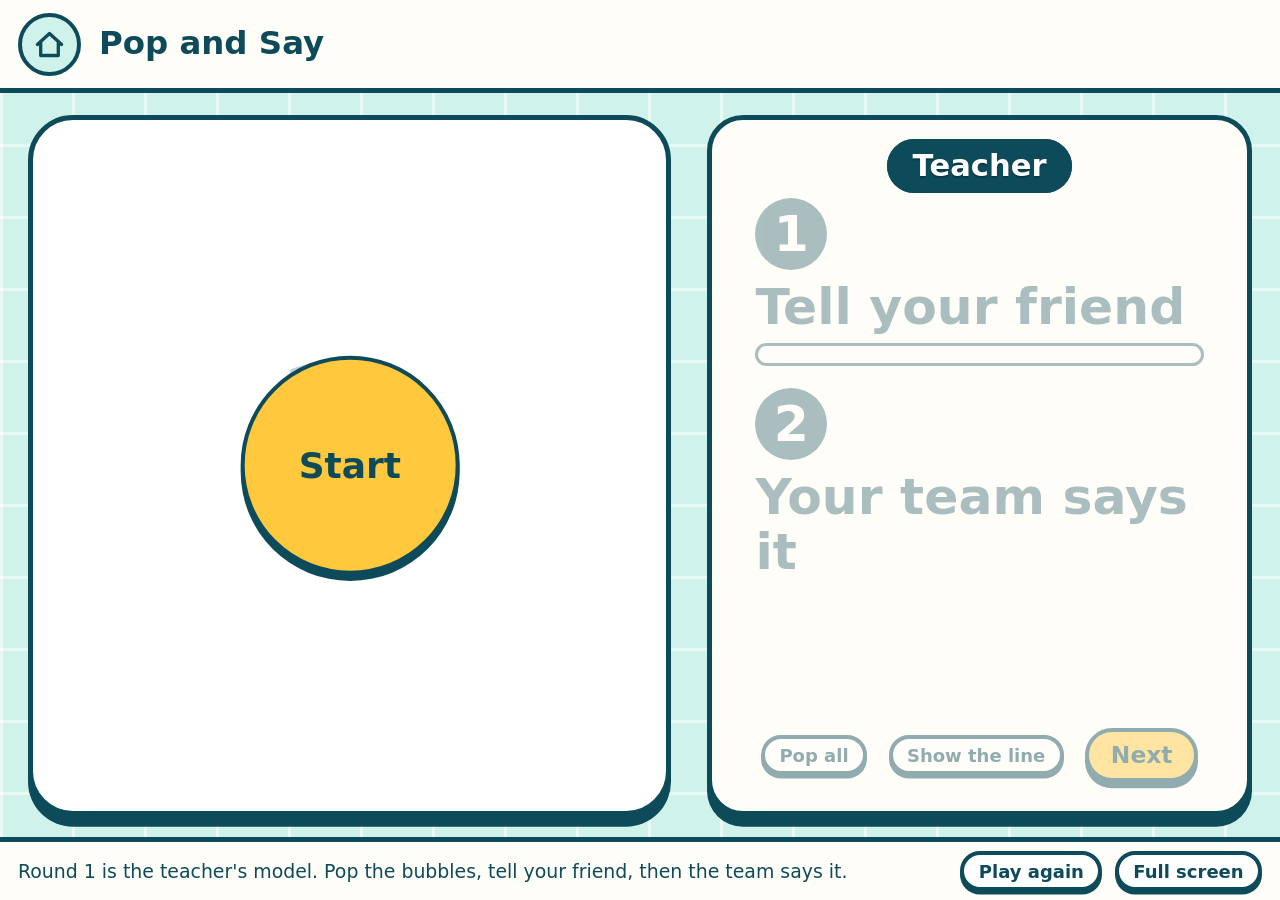
<file: game4-pop-and-say.html>
<!doctype html>
<html lang="en">
<head>
<meta charset="utf-8">
<meta name="viewport" content="width=device-width, initial-scale=1">
<title>Pop and Say | Dental Care Games</title>
<style>
:root{
  --ink:#0E4B5A; --mint:#CFF3EA; --mint-deep:#9FE3D3; --enamel:#FFFDF7; --good:#22A55B; --bad:#E5484D; --sun:#FFC83D;
  --red:#E5484D; --blue:#3B82F6; --green:#22A55B; --yellow:#F2B705; --white:#FFFFFF;
  --font: ui-rounded, "Arial Rounded MT Bold", "Nunito", "Trebuchet MS", "Segoe UI", system-ui, sans-serif;
}
*{box-sizing:border-box}
html,body{height:100%;margin:0}
body{
  font-family:var(--font); color:var(--ink); background-color:var(--mint);
  background-image:linear-gradient(rgba(255,255,255,.55) 3px,transparent 3px),linear-gradient(90deg,rgba(255,255,255,.55) 3px,transparent 3px);
  background-size:72px 72px; display:flex; flex-direction:column; overflow:hidden; user-select:none; -webkit-user-select:none;
}
button{font-family:inherit;color:inherit;cursor:pointer}
button:focus-visible,a:focus-visible{outline:5px solid var(--sun);outline-offset:3px}
.art{display:block;width:100%;height:100%}

/* top bar */
.bar{display:flex;align-items:center;gap:2vmin;padding:1.4vmin 2vmin;background:var(--enamel);border-bottom:.6vmin solid var(--ink)}
.bar h1{font-size:clamp(18px,3.6vmin,44px);margin:0;line-height:1.1;flex:0 1 auto}
.home{flex:none;width:7vmin;height:7vmin;min-width:44px;min-height:44px;border-radius:50%;background:var(--mint);border:.5vmin solid var(--ink);display:grid;place-items:center;text-decoration:none}
.home svg{width:60%;height:60%}
#teams{margin-left:auto;display:flex;gap:1.2vmin}
.team{position:relative;display:flex;align-items:center;gap:1vmin;padding:.8vmin 1.4vmin;border-radius:3vmin;border:.5vmin solid var(--ink);background:var(--c);color:#fff;font-weight:700;opacity:.55;transition:transform .2s,opacity .2s}
.team.on{opacity:1;transform:translateY(.6vmin) scale(1.08);box-shadow:0 .8vmin 0 var(--ink)}
.team .nm{font-size:clamp(12px,2.2vmin,26px);text-shadow:0 2px 0 rgba(0,0,0,.25)}
.team .sc{font-size:clamp(18px,4vmin,48px);min-width:1.4em;text-align:center;background:#fff;color:var(--ink);border-radius:2vmin;padding:0 .8vmin;line-height:1.25}
.team .adj{display:flex;flex-direction:column;gap:.3vmin}
.team .adj button{width:3.2vmin;height:3.2vmin;min-width:22px;min-height:22px;border-radius:50%;border:.3vmin solid var(--ink);background:#fff;color:var(--ink);font-size:clamp(11px,2vmin,20px);line-height:1;padding:0;font-weight:800}
.team.pop .sc{animation:pop .5s}
@keyframes pop{40%{transform:scale(1.5)}}

/* stage */
#stage{flex:1;min-height:0;position:relative;display:flex;align-items:center;justify-content:center;padding:2.4vmin}
.foot{display:flex;align-items:center;gap:1.4vmin;padding:1vmin 2vmin;background:var(--enamel);border-top:.6vmin solid var(--ink);font-size:clamp(12px,2.1vmin,22px)}
.foot .sp{flex:1}
.btn{border:.5vmin solid var(--ink);background:#fff;border-radius:3vmin;padding:1vmin 2.4vmin;font-size:clamp(14px,2.6vmin,30px);font-weight:700;box-shadow:0 .7vmin 0 var(--ink);transition:transform .08s,box-shadow .08s}
.btn:active{transform:translateY(.5vmin);box-shadow:0 .2vmin 0 var(--ink)}
.btn.small{font-size:clamp(12px,2vmin,20px);padding:.6vmin 1.6vmin;box-shadow:0 .4vmin 0 var(--ink)}
.btn.go{background:var(--sun)}
a.btn{color:var(--ink);text-decoration:none;display:inline-block}
.btn.good{background:var(--good);color:#fff}
.btn.bad{background:var(--bad);color:#fff}
.btn[disabled]{opacity:.45;cursor:default}
.card{background:var(--enamel);border:.6vmin solid var(--ink);border-radius:4vmin;box-shadow:0 1.2vmin 0 var(--ink)}
.turn{font-size:clamp(16px,3.4vmin,40px);font-weight:700;padding:.6vmin 2.4vmin;border-radius:3vmin;border:.5vmin solid var(--ink);background:var(--c);color:#fff;text-shadow:0 2px 0 rgba(0,0,0,.25)}
.big{font-size:clamp(28px,8vmin,110px);font-weight:800;line-height:1}
.phrase{font-size:clamp(20px,5vmin,64px);font-weight:700}
.goodc{color:var(--good)} .badc{color:var(--bad)}
.hidden{display:none !important}
.shake{animation:shake .4s}
@keyframes shake{20%{transform:translateX(-2vmin)}40%{transform:translateX(2vmin)}60%{transform:translateX(-1.2vmin)}80%{transform:translateX(1.2vmin)}}
.pulse{animation:pulse .6s}
@keyframes pulse{50%{transform:scale(1.05)}}

/* overlay */
.over{position:absolute;inset:0;background:rgba(14,75,90,.55);display:flex;align-items:center;justify-content:center;padding:3vmin;z-index:5}
.panel{width:min(100%,150vmin);max-height:100%;padding:3vmin 4vmin;display:flex;flex-direction:column;align-items:center;gap:2vmin;text-align:center}
.finish h2{font-size:clamp(28px,7vmin,96px);margin:0}
.finish .rows{display:flex;gap:2vmin;align-items:flex-end}
.finish .res{display:flex;flex-direction:column;align-items:center;gap:1vmin;font-weight:700;font-size:clamp(14px,2.8vmin,32px)}
.finish .res .col{width:13vmin;border:.5vmin solid var(--ink);border-radius:2vmin 2vmin 0 0;background:var(--c);display:flex;align-items:flex-start;justify-content:center;color:#fff;font-size:clamp(22px,5vmin,64px);padding-top:.6vmin;text-shadow:0 2px 0 rgba(0,0,0,.25)}
.finish .crown{width:9vmin;height:9vmin}
.stars{position:absolute;inset:0;pointer-events:none;overflow:hidden;z-index:6}
.stars i{position:absolute;width:5vmin;height:5vmin;animation:fly 1.1s ease-out forwards}
@keyframes fly{to{transform:translate(var(--dx),var(--dy)) rotate(260deg) scale(.4);opacity:0}}
@media (prefers-reduced-motion:reduce){*{animation-duration:.01s !important;transition-duration:.01s !important}}

.g4{width:100%;height:100%;display:flex;gap:4vmin;align-items:center;justify-content:center}
.boxwrap{position:relative;height:100%;aspect-ratio:1;max-width:52%}
.board{position:relative;width:100%;height:100%;background:#fff;border:.6vmin solid var(--ink);border-radius:5vmin;box-shadow:0 1.2vmin 0 var(--ink);overflow:hidden}
.under{position:absolute;inset:6%;display:grid;place-items:center}
.under .qm{font-size:30vmin}
.bub{position:absolute;width:43%;height:43%;padding:0;border-radius:50%;border:.5vmin solid var(--ink);cursor:pointer;
  background:radial-gradient(circle at 30% 26%,#fff 0 7%,rgba(255,255,255,.92) 8%,#C9EDFF 52%,#7CC4F5 100%);transition:transform .12s}
.bub:active{transform:scale(.94)}
.bub::after{content:"";position:absolute;left:18%;top:14%;width:22%;height:12%;border-radius:50%;background:rgba(255,255,255,.95);transform:rotate(-30deg)}
.bub.gone{animation:popout .28s forwards;pointer-events:none}
@keyframes popout{40%{transform:scale(1.25)}100%{transform:scale(1.5);opacity:0;visibility:hidden}}
#deal{position:absolute;left:50%;top:50%;transform:translate(-50%,-50%);width:34%;aspect-ratio:1;border-radius:50%;padding:0;font-size:clamp(16px,4vmin,48px);z-index:3}
#deal:active{transform:translate(-50%,-50%) translateY(.5vmin)}
.side{flex:0 1 44%;align-self:stretch;display:flex;flex-direction:column;align-items:center;justify-content:center;gap:1.6vmin;padding:2vmin;text-align:center;min-width:0}
.pic{width:min(34vmin,60%);aspect-ratio:1;background:#fff;border:.6vmin solid var(--ink);border-radius:4vmin;padding:1.5vmin;display:grid;place-items:center}
.qm{font-size:18vmin;font-weight:800;opacity:.25}
.steps{display:flex;flex-direction:column;gap:2.4vmin;align-items:stretch;width:90%}
.step{display:flex;flex-wrap:wrap;align-items:center;gap:1vmin 1.6vmin;font-size:clamp(22px,5.6vmin,72px);font-weight:800;opacity:.35;text-align:left;line-height:1.1}
.step.on{opacity:1}
.step b{flex:none;width:8vmin;height:8vmin;border-radius:50%;background:var(--ink);color:#fff;display:grid;place-items:center}
.barwrap{flex:1 0 100%;height:2.6vmin;border:.4vmin solid var(--ink);border-radius:2vmin;background:#fff;overflow:hidden}
.barwrap i{display:block;height:100%;width:0;background:var(--sun)}
.row{display:flex;gap:2.4vmin;align-items:center;justify-content:center}
.mark{width:10vmin;height:10vmin;min-width:52px;min-height:52px;padding:1.4vmin;border-radius:50%}
.mark svg{width:100%;height:100%}
#line{min-height:1.3em;font-size:clamp(18px,4.4vmin,54px)}
.hint{min-height:1.3em;font-size:clamp(20px,4.6vmin,56px);font-weight:700;padding:.4vmin 2.4vmin;border-radius:3vmin;background:var(--mint);border:.5vmin dashed var(--ink)}
.hint:empty,.hint.none{visibility:hidden}
.hint b{color:var(--sun);-webkit-text-stroke:.15vmin var(--ink);letter-spacing:.2em}

</style>
</head>
<body>
<header class="bar">
  <a class="home" href="index.html" aria-label="All games"><svg viewBox="0 0 60 60" aria-hidden="true"><path d="M8 30 L30 10 L52 30 M14 26 V50 H46 V26" fill="none" stroke="#0E4B5A" stroke-width="6" stroke-linecap="round" stroke-linejoin="round"/></svg></a>
  <h1>Pop and Say</h1>
  
</header>
<main id="stage">
<div class="g4">
  <div class="boxwrap">
    <div class="board" id="board">
      <div class="under" id="under"><span class="qm">?</span></div>
    </div>
    <button class="btn go" id="deal">Start</button>
  </div>
  <div class="side card">
    <div id="who"></div>
    <div class="steps">
      <div class="step" id="s1"><b>1</b><span>Tell your friend</span><span class="barwrap"><i id="bar"></i></span></div>
      <div class="step" id="s2"><b>2</b><span>Your team says it</span></div>
    </div>
    <div class="hint" id="hint"></div>
    <div class="phrase" id="line">&nbsp;</div>
    <div class="row">
      <button class="btn small" id="reveal" disabled>Pop all</button>
      <button class="btn small" id="show" disabled>Show the line</button>
      <button class="btn go" id="yes" disabled>Next</button>
    </div>
  </div>
</div>


</main>
<footer class="foot">
  <span>Round 1 is the teacher's model. Pop the bubbles, tell your friend, then the team says it.</span><span class="sp"></span>
  
  <button class="btn small" id="btnAgain">Play again</button>
  <button class="btn small" id="btnFull">Full screen</button>
</footer>
<script>
// Original pictures for the Dental Care games. Every picture is drawn in a 200 x 200 box.
const INK = '#0E4B5A';
const S = `stroke="${INK}" stroke-width="5" stroke-linejoin="round" stroke-linecap="round"`;
const S4 = `stroke="${INK}" stroke-width="4" stroke-linejoin="round" stroke-linecap="round"`;

const TOOTH_PATH = 'M60 36 C36 36 26 60 31 92 C35 122 42 150 55 170 C64 183 75 171 79 150 C83 131 90 124 100 124 C110 124 117 131 121 150 C125 171 136 183 145 170 C158 150 165 122 169 92 C174 60 164 36 140 36 C124 36 116 46 100 46 C84 46 76 36 60 36 Z';

function toothShape(fill) { return `<path d="${TOOTH_PATH}" fill="${fill}" ${S}/>`; }

function kid(mouth) {
  return `<circle cx="78" cy="110" r="54" fill="#FFD9B8" ${S}/>
  <path d="M25 104 C20 62 52 44 80 46 C112 44 138 66 131 106 C120 86 102 74 78 78 C56 74 38 88 25 104 Z" fill="#5B3A29" ${S}/>
  <circle cx="60" cy="110" r="5.5" fill="${INK}"/><circle cx="96" cy="110" r="5.5" fill="${INK}"/>
  <circle cx="45" cy="127" r="8" fill="#FF9E8F" opacity=".75"/><circle cx="111" cy="127" r="8" fill="#FF9E8F" opacity=".75"/>
  ${mouth}`;
}
const MOUTH_SMILE = `<path d="M56 131 Q78 156 100 131 Z" fill="#fff" ${S4}/>`;
const MOUTH_OPEN = `<ellipse cx="78" cy="140" rx="14" ry="11" fill="#B3364A" ${S4}/>`;

function candy(x, y, r, color, scale) {
  return `<g transform="translate(${x},${y}) rotate(${r}) scale(${scale || 1})">
    <path d="M-20 0 L-44 -15 L-44 15 Z" fill="${color}" ${S4}/><path d="M20 0 L44 -15 L44 15 Z" fill="${color}" ${S4}/>
    <ellipse rx="25" ry="18" fill="${color}" ${S4}/>
    <path d="M-8 -16 Q2 0 -8 16 M8 -16 Q18 0 8 16" fill="none" stroke="#fff" stroke-width="5" stroke-linecap="round"/></g>`;
}
function toothbrush(x, y, r, scale) {
  return `<g transform="translate(${x},${y}) rotate(${r}) scale(${scale || 1})">
    <rect x="20" y="-7" width="100" height="14" rx="7" fill="#3B82F6" ${S4}/>
    <rect x="-10" y="-9" width="38" height="12" rx="4" fill="#3B82F6" ${S4}/>
    <rect x="-8" y="-24" width="34" height="16" rx="4" fill="#fff" ${S4}/>
    <path d="M1 -24 V-9 M9 -24 V-9 M17 -24 V-9" stroke="${INK}" stroke-width="2.5"/></g>`;
}
function pencil(x, y, r, scale, bites) {
  const marks = bites ? `<path d="M30 -9 a7 7 0 0 0 14 0 Z M52 -9 a7 7 0 0 0 14 0 Z M40 9 a7 7 0 0 1 14 0 Z" fill="#8A5A2B" ${S4}/>` : '';
  return `<g transform="translate(${x},${y}) rotate(${r}) scale(${scale || 1})">
    <rect x="-14" y="-9" width="16" height="18" rx="4" fill="#FF8FA3" ${S4}/>
    <rect x="2" y="-9" width="98" height="18" fill="#F5B300" ${S4}/>
    <path d="M100 -9 L128 0 L100 9 Z" fill="#F3D2A9" ${S4}/><path d="M118 -3.4 L128 0 L118 3.4 Z" fill="${INK}"/>
    ${marks}</g>`;
}
function star(cx, cy, r, fill) {
  let d = '';
  for (let i = 0; i < 10; i++) {
    const a = -Math.PI / 2 + i * Math.PI / 5, rr = i % 2 ? r * 0.45 : r;
    d += (i ? 'L' : 'M') + (cx + rr * Math.cos(a)).toFixed(1) + ' ' + (cy + rr * Math.sin(a)).toFixed(1) + ' ';
  }
  return `<path d="${d}Z" fill="${fill || '#FFC83D'}" ${S4}/>`;
}
function calendar(marks) {
  let cells = '';
  const pos = [[44, 92], [82, 92], [120, 92], [158, 92], [63, 132], [101, 132], [139, 132]];
  pos.forEach(([x, y]) => {
    cells += `<rect x="${x - 16}" y="${y - 16}" width="32" height="32" rx="6" fill="#fff" ${S4}/>`;
    cells += marks === 'stars' ? star(x, y, 11, '#FFC83D').replace('stroke-width="4"', 'stroke-width="2.5"')
      : `<path d="M${x - 8} ${y} l6 7 l11 -13" fill="none" stroke="#22A55B" stroke-width="5" stroke-linecap="round" stroke-linejoin="round"/>`;
  });
  return `<rect x="18" y="34" width="166" height="136" rx="14" fill="#EAF6FF" ${S}/>
    <path d="M18 66 H184 V48 a14 14 0 0 0 -14 -14 H32 a14 14 0 0 0 -14 14 Z" fill="#E5484D" ${S}/>
    <path d="M56 24 V46 M146 24 V46" ${S}/>${cells}`;
}

const ART = {
  toothHappy: () => `${toothShape('#FFFFFF')}
    <circle cx="80" cy="80" r="6" fill="${INK}"/><circle cx="120" cy="80" r="6" fill="${INK}"/>
    <path d="M78 98 Q100 120 122 98" fill="none" ${S}/>
    <circle cx="64" cy="96" r="8" fill="#FF9E8F" opacity=".7"/><circle cx="136" cy="96" r="8" fill="#FF9E8F" opacity=".7"/>
    ${star(160, 40, 15)}${star(36, 34, 10)}`,
  toothSad: () => `${toothShape('#E9DFA8')}
    <path d="M72 76 l14 6 M128 76 l-14 6" ${S}/>
    <circle cx="80" cy="88" r="5.5" fill="${INK}"/><circle cx="120" cy="88" r="5.5" fill="${INK}"/>
    <path d="M80 114 Q100 98 120 114" fill="none" ${S}/>
    <ellipse cx="62" cy="64" rx="9" ry="7" fill="#7A5B2E"/><ellipse cx="140" cy="108" rx="8" ry="10" fill="#7A5B2E"/><circle cx="104" cy="60" r="5" fill="#7A5B2E"/>
    <path d="M150 62 q8 14 0 20 q-8 -6 0 -20 Z" fill="#7CC4F5" ${S4}/>`,
  brushA: () => `${kid(MOUTH_SMILE)}${toothbrush(88, 150, -14, 0.8)}
    <circle cx="108" cy="150" r="9" fill="#fff" ${S4}/><circle cx="122" cy="160" r="6" fill="#fff" ${S4}/><circle cx="96" cy="162" r="5" fill="#fff" ${S4}/>`,
  brushB: () => `${toothbrush(40, 78, 18, 1.15)}
    <g transform="translate(60,140) rotate(-10)"><rect x="0" y="-22" width="92" height="44" rx="8" fill="#fff" ${S}/>
    <rect x="16" y="-22" width="40" height="44" fill="#2EC4B6" ${S4}/><rect x="92" y="-12" width="18" height="24" rx="4" fill="#E5484D" ${S4}/>
    <path d="M110 0 q16 -14 26 0 q-12 12 -26 0 Z" fill="#fff" ${S4}/></g>`,
  candyA: () => `${kid(MOUTH_OPEN)}${candy(140, 146, -20, '#FF6B9D')}`,
  candyB: () => `<path d="M118 108 L150 180" ${S}/>
    <circle cx="106" cy="76" r="44" fill="#FF6B9D" ${S}/>
    <path d="M106 76 m0 -8 a8 8 0 1 1 -8 8 a18 18 0 1 1 18 18 a28 28 0 1 1 -28 -28" fill="none" stroke="#fff" stroke-width="6" stroke-linecap="round"/>
    ${candy(52, 154, 14, '#FFC83D', 0.8)}${candy(160, 62, -30, '#7CC4F5', 0.62)}`,
  dentistA: () => `<circle cx="92" cy="112" r="54" fill="#FFD9B8" ${S}/>
    <path d="M40 96 C40 58 66 44 92 44 C118 44 144 58 144 96 C126 82 112 78 92 78 C72 78 58 82 40 96 Z" fill="#DFF3FF" ${S}/>
    <path d="M92 52 v18 M83 61 h18" stroke="#22A55B" stroke-width="7" stroke-linecap="round"/>
    <circle cx="74" cy="106" r="5.5" fill="${INK}"/><circle cx="110" cy="106" r="5.5" fill="${INK}"/>
    <path d="M52 124 Q92 112 132 124 L128 150 Q92 172 56 150 Z" fill="#7CC4F5" ${S}/>
    <path d="M52 126 L40 116 M132 126 L144 116" ${S4}/>
    <path d="M150 186 L170 122" ${S}/><circle cx="172" cy="104" r="20" fill="#EAF6FF" ${S}/>`,
  dentistB: () => `<g transform="translate(-14,12) scale(.86)">${toothShape('#FFFFFF')}
    <circle cx="80" cy="82" r="6" fill="${INK}"/><circle cx="120" cy="82" r="6" fill="${INK}"/><path d="M80 100 Q100 118 120 100" fill="none" ${S}/></g>
    <path d="M132 188 L158 108" ${S}/><circle cx="162" cy="90" r="24" fill="#EAF6FF" ${S}/>
    <circle cx="44" cy="44" r="26" fill="#22A55B" ${S4}/><path d="M44 30 v28 M30 44 h28" stroke="#fff" stroke-width="9" stroke-linecap="round"/>`,
  pencilA: () => `${kid(`<ellipse cx="78" cy="142" rx="17" ry="13" fill="#B3364A" ${S4}/>`)}${pencil(72, 143, -6, 0.86)}
    <rect x="64" y="130" width="11" height="9" rx="2" fill="#fff" ${S4}/><rect x="80" y="130" width="11" height="9" rx="2" fill="#fff" ${S4}/>`,
  pencilB: () => `${pencil(38, 150, -38, 1.18, true)}
    <path d="M36 44 l10 12 M60 30 l4 15 M20 66 l14 6" ${S}/>`,
  apple: () => `${kid(MOUTH_OPEN)}
    <path d="M148 120 C128 104 104 122 110 150 C114 172 132 184 148 176 C164 184 182 172 186 150 C192 122 168 104 148 120 Z" fill="#E5484D" ${S}/>
    <path d="M148 120 q-2 -16 10 -22" fill="none" ${S}/><path d="M158 100 q16 -10 24 2 q-14 10 -24 -2 Z" fill="#22A55B" ${S4}/>`,
  soda: () => `${kid(MOUTH_OPEN)}
    <path d="M118 112 L182 112 L172 186 L128 186 Z" fill="#8A4B2A" ${S}/>
    <path d="M118 112 L182 112 L179 132 L121 132 Z" fill="#fff" ${S4}/>
    <circle cx="140" cy="152" r="5" fill="#fff" opacity=".8"/><circle cx="158" cy="168" r="4" fill="#fff" opacity=".8"/><circle cx="160" cy="146" r="3" fill="#fff" opacity=".8"/>
    <path d="M150 122 L138 96 L96 140" fill="none" stroke="#E5484D" stroke-width="7" stroke-linecap="round" stroke-linejoin="round"/>`,
  milk: () => `${kid(MOUTH_SMILE)}
    <path d="M122 104 L180 104 L174 186 L128 186 Z" fill="#EAF6FF" ${S}/>
    <path d="M124 128 L178 128 L174 186 L128 186 Z" fill="#fff" ${S4}/>
    <path d="M58 133 q20 -10 40 0" fill="none" stroke="#fff" stroke-width="7" stroke-linecap="round"/>`,
  chocolate: () => `${kid(MOUTH_OPEN)}
    <g transform="translate(146,146) rotate(14)"><rect x="-34" y="-44" width="68" height="88" rx="6" fill="#6B3E26" ${S}/>
    <path d="M-34 -14 H34 M-34 16 H34 M0 -44 V44" stroke="#8A5A3C" stroke-width="5"/>
    <path d="M-34 10 H34 V44 a6 6 0 0 1 -6 6 H-28 a6 6 0 0 1 -6 -6 Z" fill="#F5B300" ${S4} transform="translate(0,-6)"/></g>`,
  sun: () => `<g ${S}><path d="M100 14 V34 M100 166 V186 M14 100 H34 M166 100 H186 M39 39 L53 53 M147 147 L161 161 M39 161 L53 147 M147 53 L161 39"/></g>
    <circle cx="100" cy="100" r="52" fill="#FFC83D" ${S}/>
    <circle cx="82" cy="92" r="6" fill="${INK}"/><circle cx="118" cy="92" r="6" fill="${INK}"/><path d="M80 110 Q100 130 120 110" fill="none" ${S}/>`,
  plate: () => `<circle cx="100" cy="104" r="62" fill="#fff" ${S}/><circle cx="100" cy="104" r="40" fill="#EAF6FF" ${S4}/>
    <circle cx="88" cy="96" r="4" fill="#C98A4B"/><circle cx="112" cy="112" r="3.5" fill="#C98A4B"/><circle cx="104" cy="92" r="3" fill="#C98A4B"/>
    <path d="M20 40 V84 M10 40 V68 a10 10 0 0 0 20 0 V40 M20 84 V172" fill="none" ${S}/>
    <path d="M180 172 V92 M180 92 c-14 -8 -14 -44 0 -54 c14 10 14 46 0 54 Z" fill="#EAF6FF" ${S}/>`,
  calendar: () => calendar('ticks'),
  calendarStars: () => calendar('stars'),
  star: () => `${star(100, 104, 78)}<circle cx="84" cy="98" r="6" fill="${INK}"/><circle cx="116" cy="98" r="6" fill="${INK}"/><path d="M84 116 Q100 132 116 116" fill="none" ${S}/>`,
  ear: () => `<path d="M70 150 C40 120 44 50 100 44 C150 40 168 96 140 122 C126 134 126 150 116 162 C104 176 82 172 78 156" fill="#FFD9B8" ${S}/>
    <path d="M84 116 C74 92 86 70 106 72 C126 74 130 96 116 106" fill="none" ${S}/>
    <path d="M160 60 q14 20 0 40 M176 46 q24 34 0 68" fill="none" ${S}/>`,
  thumbUp: () => `<path d="M40 96 H72 V172 H40 Z" fill="#fff" ${S}/><path d="M72 100 C92 86 96 62 96 40 C116 36 124 58 116 86 H152 C170 86 170 108 158 110 C170 114 168 132 154 134 C164 140 160 156 148 156 C154 164 148 174 136 174 H96 C84 174 80 168 72 166 Z" fill="#FFD9B8" ${S}/>`,
};

function artInner(key) { return (ART[key] || ART.star)(); }
function art(key, cls) { return `<svg class="art ${cls || ''}" viewBox="0 0 200 200" aria-hidden="true">${artInner(key)}</svg>`; }


// Shared engine: teacher model turn + five teams, sounds, finish screen.
const TEAMS = [
  { name: 'Red', color: 'var(--red)' }, { name: 'Blue', color: 'var(--blue)' },
  { name: 'Green', color: 'var(--green)' }, { name: 'Yellow', color: 'var(--yellow)' },
  { name: 'White', color: 'var(--white)' },
];
const TEACHER = { name: 'Teacher', color: 'var(--ink)' };
let turn = 0; // -1 = teacher's model round
const $ = (s, el) => (el || document).querySelector(s);
const el = (html) => { const t = document.createElement('template'); t.innerHTML = html.trim(); return t.content.firstChild; };
const who = (i) => (i < 0 ? TEACHER : TEAMS[i]);
// Points are kept by the teacher on the board, so the games show no scores.
function setTurn(i) { turn = i < 0 ? -1 : i % TEAMS.length; document.dispatchEvent(new CustomEvent('turn')); }
function nextTurn() { setTurn(turn < 0 ? 0 : turn + 1); }
// Classes use groups 1-5 (Red, Blue, Green, Yellow, White) with no team names, so only the teacher's model turn shows a label.
function turnChip() { return turn < 0 ? `<span class="turn" style="--c:${TEACHER.color}">Teacher</span>` : ''; }

let AC;
function tone(freq, dur, type, when, gain) {
  try {
    AC = AC || new (window.AudioContext || window.webkitAudioContext)();
    const o = AC.createOscillator(), g = AC.createGain();
    o.type = type || 'sine'; o.frequency.value = freq; o.connect(g); g.connect(AC.destination);
    const t = AC.currentTime + (when || 0);
    g.gain.setValueAtTime(gain || 0.16, t); g.gain.exponentialRampToValueAtTime(0.001, t + dur);
    o.start(t); o.stop(t + dur);
  } catch (e) { /* no sound available */ }
}
const sfx = {
  good() { tone(523, .15); tone(659, .15, 'sine', .12); tone(784, .3, 'sine', .24); },
  bad() { tone(196, .25, 'sawtooth', 0, .07); tone(147, .35, 'sawtooth', .18, .07); },
  tap() { tone(440, .07, 'triangle'); },
  tick() { tone(880, .05, 'square', 0, .05); },
  win() { [523, 659, 784, 1047, 1319].forEach((f, i) => tone(f, .25, 'triangle', i * .14)); },
};

function burst() {
  const box = el('<div class="stars"></div>');
  for (let i = 0; i < 14; i++) {
    const a = Math.random() * Math.PI * 2, d = 25 + Math.random() * 30;
    const s = el(`<i style="left:50%;top:45%;--dx:${(Math.cos(a) * d).toFixed(0)}vmin;--dy:${(Math.sin(a) * d).toFixed(0)}vmin"><svg viewBox="0 0 200 200">${star(100, 100, 90)}</svg></i>`);
    box.appendChild(s);
  }
  $('#stage').appendChild(box); setTimeout(() => box.remove(), 1200);
}

function showFinish(title) {
  const o = el(`<div class="over"><div class="panel card finish"><h2>${title || 'Great job!'}</h2>
    <div style="display:flex;gap:2vmin"><button class="btn" id="finAgain">Play again</button><a class="btn go" href="index.html" style="text-decoration:none">All games</a></div></div></div>`);
  $('#stage').appendChild(o); $('#finAgain').onclick = () => location.reload(); sfx.win(); burst();
}

document.addEventListener('DOMContentLoaded', () => {
  const again = $('#btnAgain'); if (again) again.onclick = () => location.reload();
  const full = $('#btnFull'); if (full) full.onclick = () => {
    if (document.fullscreenElement) document.exitFullscreen(); else if (document.documentElement.requestFullscreen) document.documentElement.requestFullscreen().catch(() => {});
  };
});

const SEGS = [
  { k: 'candyA', line: 'Eat candy.', hint: 'Eat', good: 0 }, // teacher's model round
  { k: 'brushB', line: 'Brush your teeth.', hint: 'Brush', good: 1 }, { k: 'candyB', line: 'Eat candy.', hint: 'Eat', good: 0 },
  { k: 'dentistA', line: 'Go to the dentist.', hint: 'Go to', good: 1 }, { k: 'pencilB', line: 'Chew on pencils.', hint: 'Chew on', good: 0 },
  { k: 'brushA', line: 'Brush your teeth.', hint: 'Brush', good: 1 }, { k: 'pencilA', line: 'Chew on pencils.', hint: 'Chew on', good: 0 },
  { k: 'dentistB', line: 'Go to the dentist.', hint: 'Go to', good: 1 }, { k: 'candyA', line: 'Eat candy.', hint: 'Eat', good: 0 },
  { k: 'dentistA', line: 'Go to the dentist.', hint: 'Go to', good: 1 }, { k: 'pencilB', line: 'Chew on pencils.', hint: 'Chew on', good: 0 },
];
const used = SEGS.map(() => false);
const CENTERS = [16.7, 50, 83.3]; // 3 x 3 bubbles cover the picture
let cur = -1, timer = null, popped = 0;
const NB = 9;
turn = -1;
function setButtons(on) { ['#show', '#yes'].forEach((s) => { $(s).disabled = !on; }); }
function clearBubbles() { document.querySelectorAll('.bub').forEach((b) => b.remove()); }
function idle() {
  clearTimeout(timer); clearBubbles();
  $('#who').innerHTML = turnChip(); $('#under').innerHTML = '<span class="qm">?</span>'; $('#line').innerHTML = '&nbsp;'; $('#hint').innerHTML = '';
  $('#s1').classList.remove('on'); $('#s2').classList.remove('on'); $('#bar').style.transition = 'none'; $('#bar').style.width = '0';
  setButtons(false); $('#reveal').disabled = true; $('#deal').classList.remove('hidden');
}
$('#deal').onclick = () => {
  const left = SEGS.map((s, i) => i).filter((i) => !used[i]); if (!left.length) return;
  cur = used[0] ? left[Math.floor(Math.random() * left.length)] : 0; popped = 0; sfx.tap();
  $('#under').innerHTML = art(SEGS[cur].k);
  clearBubbles();
  CENTERS.forEach((cy) => CENTERS.forEach((cx) => {
    const b = el('<button class="bub" aria-label="Pop the bubble"></button>');
    b.style.left = (cx - 21.5) + '%'; b.style.top = (cy - 21.5) + '%'; b.onclick = () => pop(b);
    $('#board').appendChild(b);
  }));
  $('#deal').classList.add('hidden'); $('#reveal').disabled = false;
};
function pop(b) {
  if (b.classList.contains('gone')) return;
  b.classList.add('gone'); tone(520 + Math.random() * 380, .09, 'triangle', 0, .14);
  if (++popped === NB) pictureReady();
}
function pictureReady() {
  $('#reveal').disabled = true; sfx.good();
  const u = $('#under'); u.classList.remove('pulse'); void u.offsetWidth; u.classList.add('pulse');
  setButtons(true); $('#s1').classList.add('on');
  $('#hint').innerHTML = `Say: ${SEGS[cur].hint} <b>…</b>`;
  const bar = $('#bar'); bar.style.transition = 'none'; bar.style.width = '0'; void bar.offsetWidth; bar.style.transition = 'width 10s linear'; bar.style.width = '100%';
  clearTimeout(timer); timer = setTimeout(() => { $('#s1').classList.remove('on'); $('#s2').classList.add('on'); sfx.tap(); }, 10000);
}
$('#reveal').onclick = () => {
  $('#reveal').disabled = true;
  document.querySelectorAll('.bub:not(.gone)').forEach((b, i) => setTimeout(() => pop(b), i * 70));
};
$('#show').onclick = () => {
  const s = SEGS[cur]; if (!s) return;
  $('#line').innerHTML = `${s.line} <span class="${s.good ? 'goodc' : 'badc'}">${s.good ? 'Good!' : 'Bad!'}</span>`;
};
function finishRound() {
  if (cur < 0) return;
  clearTimeout(timer); sfx.good(); burst();
  used[cur] = true; cur = -1;
  if (used.every(Boolean)) { setButtons(false); clearBubbles(); showFinish('Super speaking!'); } else { nextTurn(); idle(); }
}
$('#yes').onclick = finishRound;
idle();


</script>
</body>
</html>
</file>
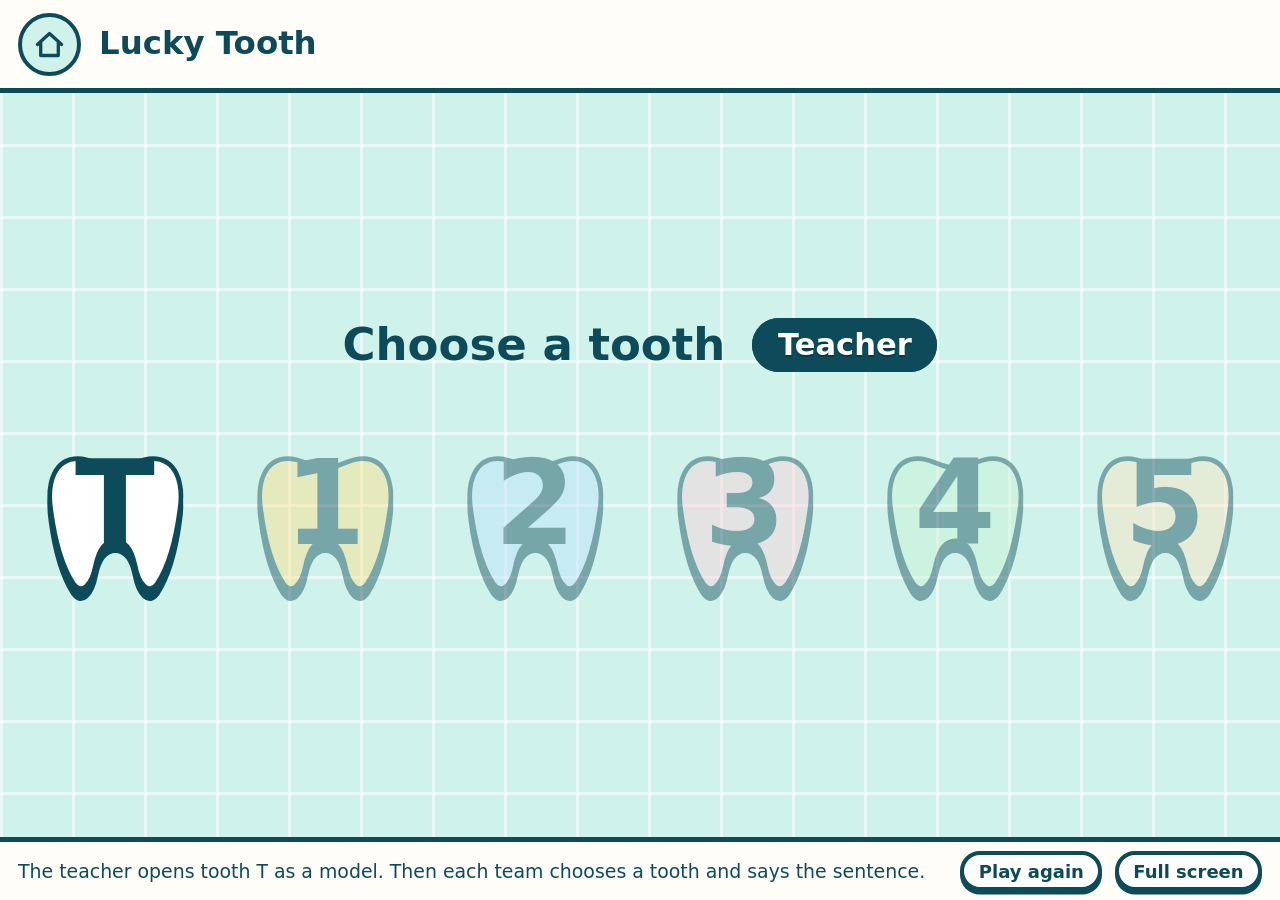
<file: game5-lucky-tooth.html>
<!doctype html>
<html lang="en">
<head>
<meta charset="utf-8">
<meta name="viewport" content="width=device-width, initial-scale=1">
<title>Lucky Tooth | Dental Care Games</title>
<style>
:root{
  --ink:#0E4B5A; --mint:#CFF3EA; --mint-deep:#9FE3D3; --enamel:#FFFDF7; --good:#22A55B; --bad:#E5484D; --sun:#FFC83D;
  --red:#E5484D; --blue:#3B82F6; --green:#22A55B; --yellow:#F2B705; --white:#FFFFFF;
  --font: ui-rounded, "Arial Rounded MT Bold", "Nunito", "Trebuchet MS", "Segoe UI", system-ui, sans-serif;
}
*{box-sizing:border-box}
html,body{height:100%;margin:0}
body{
  font-family:var(--font); color:var(--ink); background-color:var(--mint);
  background-image:linear-gradient(rgba(255,255,255,.55) 3px,transparent 3px),linear-gradient(90deg,rgba(255,255,255,.55) 3px,transparent 3px);
  background-size:72px 72px; display:flex; flex-direction:column; overflow:hidden; user-select:none; -webkit-user-select:none;
}
button{font-family:inherit;color:inherit;cursor:pointer}
button:focus-visible,a:focus-visible{outline:5px solid var(--sun);outline-offset:3px}
.art{display:block;width:100%;height:100%}

/* top bar */
.bar{display:flex;align-items:center;gap:2vmin;padding:1.4vmin 2vmin;background:var(--enamel);border-bottom:.6vmin solid var(--ink)}
.bar h1{font-size:clamp(18px,3.6vmin,44px);margin:0;line-height:1.1;flex:0 1 auto}
.home{flex:none;width:7vmin;height:7vmin;min-width:44px;min-height:44px;border-radius:50%;background:var(--mint);border:.5vmin solid var(--ink);display:grid;place-items:center;text-decoration:none}
.home svg{width:60%;height:60%}
#teams{margin-left:auto;display:flex;gap:1.2vmin}
.team{position:relative;display:flex;align-items:center;gap:1vmin;padding:.8vmin 1.4vmin;border-radius:3vmin;border:.5vmin solid var(--ink);background:var(--c);color:#fff;font-weight:700;opacity:.55;transition:transform .2s,opacity .2s}
.team.on{opacity:1;transform:translateY(.6vmin) scale(1.08);box-shadow:0 .8vmin 0 var(--ink)}
.team .nm{font-size:clamp(12px,2.2vmin,26px);text-shadow:0 2px 0 rgba(0,0,0,.25)}
.team .sc{font-size:clamp(18px,4vmin,48px);min-width:1.4em;text-align:center;background:#fff;color:var(--ink);border-radius:2vmin;padding:0 .8vmin;line-height:1.25}
.team .adj{display:flex;flex-direction:column;gap:.3vmin}
.team .adj button{width:3.2vmin;height:3.2vmin;min-width:22px;min-height:22px;border-radius:50%;border:.3vmin solid var(--ink);background:#fff;color:var(--ink);font-size:clamp(11px,2vmin,20px);line-height:1;padding:0;font-weight:800}
.team.pop .sc{animation:pop .5s}
@keyframes pop{40%{transform:scale(1.5)}}

/* stage */
#stage{flex:1;min-height:0;position:relative;display:flex;align-items:center;justify-content:center;padding:2.4vmin}
.foot{display:flex;align-items:center;gap:1.4vmin;padding:1vmin 2vmin;background:var(--enamel);border-top:.6vmin solid var(--ink);font-size:clamp(12px,2.1vmin,22px)}
.foot .sp{flex:1}
.btn{border:.5vmin solid var(--ink);background:#fff;border-radius:3vmin;padding:1vmin 2.4vmin;font-size:clamp(14px,2.6vmin,30px);font-weight:700;box-shadow:0 .7vmin 0 var(--ink);transition:transform .08s,box-shadow .08s}
.btn:active{transform:translateY(.5vmin);box-shadow:0 .2vmin 0 var(--ink)}
.btn.small{font-size:clamp(12px,2vmin,20px);padding:.6vmin 1.6vmin;box-shadow:0 .4vmin 0 var(--ink)}
.btn.go{background:var(--sun)}
a.btn{color:var(--ink);text-decoration:none;display:inline-block}
.btn.good{background:var(--good);color:#fff}
.btn.bad{background:var(--bad);color:#fff}
.btn[disabled]{opacity:.45;cursor:default}
.card{background:var(--enamel);border:.6vmin solid var(--ink);border-radius:4vmin;box-shadow:0 1.2vmin 0 var(--ink)}
.turn{font-size:clamp(16px,3.4vmin,40px);font-weight:700;padding:.6vmin 2.4vmin;border-radius:3vmin;border:.5vmin solid var(--ink);background:var(--c);color:#fff;text-shadow:0 2px 0 rgba(0,0,0,.25)}
.big{font-size:clamp(28px,8vmin,110px);font-weight:800;line-height:1}
.phrase{font-size:clamp(20px,5vmin,64px);font-weight:700}
.goodc{color:var(--good)} .badc{color:var(--bad)}
.hidden{display:none !important}
.shake{animation:shake .4s}
@keyframes shake{20%{transform:translateX(-2vmin)}40%{transform:translateX(2vmin)}60%{transform:translateX(-1.2vmin)}80%{transform:translateX(1.2vmin)}}
.pulse{animation:pulse .6s}
@keyframes pulse{50%{transform:scale(1.05)}}

/* overlay */
.over{position:absolute;inset:0;background:rgba(14,75,90,.55);display:flex;align-items:center;justify-content:center;padding:3vmin;z-index:5}
.panel{width:min(100%,150vmin);max-height:100%;padding:3vmin 4vmin;display:flex;flex-direction:column;align-items:center;gap:2vmin;text-align:center}
.finish h2{font-size:clamp(28px,7vmin,96px);margin:0}
.finish .rows{display:flex;gap:2vmin;align-items:flex-end}
.finish .res{display:flex;flex-direction:column;align-items:center;gap:1vmin;font-weight:700;font-size:clamp(14px,2.8vmin,32px)}
.finish .res .col{width:13vmin;border:.5vmin solid var(--ink);border-radius:2vmin 2vmin 0 0;background:var(--c);display:flex;align-items:flex-start;justify-content:center;color:#fff;font-size:clamp(22px,5vmin,64px);padding-top:.6vmin;text-shadow:0 2px 0 rgba(0,0,0,.25)}
.finish .crown{width:9vmin;height:9vmin}
.stars{position:absolute;inset:0;pointer-events:none;overflow:hidden;z-index:6}
.stars i{position:absolute;width:5vmin;height:5vmin;animation:fly 1.1s ease-out forwards}
@keyframes fly{to{transform:translate(var(--dx),var(--dy)) rotate(260deg) scale(.4);opacity:0}}
@media (prefers-reduced-motion:reduce){*{animation-duration:.01s !important;transition-duration:.01s !important}}

.g5{width:100%;height:100%;display:flex;flex-direction:column;gap:6vmin;align-items:center;justify-content:center}
.head{display:flex;gap:3vmin;align-items:center}
.teeth{flex:0 1 auto;min-height:0;display:grid;grid-template-columns:repeat(6,1fr);gap:2.6vmin;width:min(100%,165vmin);align-items:center;align-content:center}
.lucky{position:relative;display:block;width:100%;border:0;background:none;padding:0;aspect-ratio:1}
.lucky svg{filter:drop-shadow(0 1.2vmin 0 var(--ink))}
.lucky:active{transform:translateY(.8vmin)}
.lucky .num{position:absolute;inset:0;display:grid;place-items:center;font-size:clamp(40px,13vmin,170px);font-weight:800;padding-bottom:16%}
.lucky.open{cursor:default}
.lucky:disabled{opacity:.45;cursor:default}
.lucky.teach .num{color:var(--ink)}
.hint{min-height:1.3em;font-size:clamp(16px,3.6vmin,44px);font-weight:700;padding:.4vmin 2.4vmin;border-radius:3vmin;background:var(--mint);border:.5vmin dashed var(--ink)}
.hint b{color:var(--sun);-webkit-text-stroke:.15vmin var(--ink);letter-spacing:.2em}
.lucky.open .in{position:absolute;left:24%;top:16%;width:52%;height:52%}
.lucky.open .tag{position:absolute;left:50%;bottom:-1vmin;transform:translateX(-50%);white-space:nowrap}
.qpanel{flex-direction:row;gap:4vmin;width:min(100%,165vmin);padding:3vmin}
.qpanel .pic{flex:none;width:min(66vmin,52%);aspect-ratio:1;background:#fff;border:.6vmin solid var(--ink);border-radius:4vmin;padding:1.5vmin}
.qtext{flex:1;min-width:0;display:flex;flex-direction:column;align-items:center;justify-content:center;gap:3vmin}
.qpanel .hint{font-size:clamp(22px,5vmin,64px)}
.qpanel #line{font-size:clamp(22px,5vmin,64px);min-height:2.4em}
.row{display:flex;gap:2.4vmin;align-items:center;justify-content:center;flex-wrap:wrap}

</style>
</head>
<body>
<header class="bar">
  <a class="home" href="index.html" aria-label="All games"><svg viewBox="0 0 60 60" aria-hidden="true"><path d="M8 30 L30 10 L52 30 M14 26 V50 H46 V26" fill="none" stroke="#0E4B5A" stroke-width="6" stroke-linecap="round" stroke-linejoin="round"/></svg></a>
  <h1>Lucky Tooth</h1>
  
</header>
<main id="stage">
<div class="g5">
  <div class="head"><span class="phrase">Choose a tooth</span><span id="who"></span></div>
  <div class="teeth" id="teeth"></div>
</div>
<div class="over hidden" id="qv"><div class="panel card qpanel">
  <div class="pic" id="pic"></div>
  <div class="qtext">
  <div id="who2"></div>
  <div class="hint" id="hint"></div>
  <div class="phrase" id="line">&nbsp;</div>
  <div class="row">
    <button class="btn small" id="show">Show the sentence</button>
    <button class="btn go" id="give">Well done!</button>
  </div>
  </div>
</div></div>

</main>
<footer class="foot">
  <span>The teacher opens tooth T as a model. Then each team chooses a tooth and says the sentence.</span><span class="sp"></span>
  
  <button class="btn small" id="btnAgain">Play again</button>
  <button class="btn small" id="btnFull">Full screen</button>
</footer>
<script>
// Original pictures for the Dental Care games. Every picture is drawn in a 200 x 200 box.
const INK = '#0E4B5A';
const S = `stroke="${INK}" stroke-width="5" stroke-linejoin="round" stroke-linecap="round"`;
const S4 = `stroke="${INK}" stroke-width="4" stroke-linejoin="round" stroke-linecap="round"`;

const TOOTH_PATH = 'M60 36 C36 36 26 60 31 92 C35 122 42 150 55 170 C64 183 75 171 79 150 C83 131 90 124 100 124 C110 124 117 131 121 150 C125 171 136 183 145 170 C158 150 165 122 169 92 C174 60 164 36 140 36 C124 36 116 46 100 46 C84 46 76 36 60 36 Z';

function toothShape(fill) { return `<path d="${TOOTH_PATH}" fill="${fill}" ${S}/>`; }

function kid(mouth) {
  return `<circle cx="78" cy="110" r="54" fill="#FFD9B8" ${S}/>
  <path d="M25 104 C20 62 52 44 80 46 C112 44 138 66 131 106 C120 86 102 74 78 78 C56 74 38 88 25 104 Z" fill="#5B3A29" ${S}/>
  <circle cx="60" cy="110" r="5.5" fill="${INK}"/><circle cx="96" cy="110" r="5.5" fill="${INK}"/>
  <circle cx="45" cy="127" r="8" fill="#FF9E8F" opacity=".75"/><circle cx="111" cy="127" r="8" fill="#FF9E8F" opacity=".75"/>
  ${mouth}`;
}
const MOUTH_SMILE = `<path d="M56 131 Q78 156 100 131 Z" fill="#fff" ${S4}/>`;
const MOUTH_OPEN = `<ellipse cx="78" cy="140" rx="14" ry="11" fill="#B3364A" ${S4}/>`;

function candy(x, y, r, color, scale) {
  return `<g transform="translate(${x},${y}) rotate(${r}) scale(${scale || 1})">
    <path d="M-20 0 L-44 -15 L-44 15 Z" fill="${color}" ${S4}/><path d="M20 0 L44 -15 L44 15 Z" fill="${color}" ${S4}/>
    <ellipse rx="25" ry="18" fill="${color}" ${S4}/>
    <path d="M-8 -16 Q2 0 -8 16 M8 -16 Q18 0 8 16" fill="none" stroke="#fff" stroke-width="5" stroke-linecap="round"/></g>`;
}
function toothbrush(x, y, r, scale) {
  return `<g transform="translate(${x},${y}) rotate(${r}) scale(${scale || 1})">
    <rect x="20" y="-7" width="100" height="14" rx="7" fill="#3B82F6" ${S4}/>
    <rect x="-10" y="-9" width="38" height="12" rx="4" fill="#3B82F6" ${S4}/>
    <rect x="-8" y="-24" width="34" height="16" rx="4" fill="#fff" ${S4}/>
    <path d="M1 -24 V-9 M9 -24 V-9 M17 -24 V-9" stroke="${INK}" stroke-width="2.5"/></g>`;
}
function pencil(x, y, r, scale, bites) {
  const marks = bites ? `<path d="M30 -9 a7 7 0 0 0 14 0 Z M52 -9 a7 7 0 0 0 14 0 Z M40 9 a7 7 0 0 1 14 0 Z" fill="#8A5A2B" ${S4}/>` : '';
  return `<g transform="translate(${x},${y}) rotate(${r}) scale(${scale || 1})">
    <rect x="-14" y="-9" width="16" height="18" rx="4" fill="#FF8FA3" ${S4}/>
    <rect x="2" y="-9" width="98" height="18" fill="#F5B300" ${S4}/>
    <path d="M100 -9 L128 0 L100 9 Z" fill="#F3D2A9" ${S4}/><path d="M118 -3.4 L128 0 L118 3.4 Z" fill="${INK}"/>
    ${marks}</g>`;
}
function star(cx, cy, r, fill) {
  let d = '';
  for (let i = 0; i < 10; i++) {
    const a = -Math.PI / 2 + i * Math.PI / 5, rr = i % 2 ? r * 0.45 : r;
    d += (i ? 'L' : 'M') + (cx + rr * Math.cos(a)).toFixed(1) + ' ' + (cy + rr * Math.sin(a)).toFixed(1) + ' ';
  }
  return `<path d="${d}Z" fill="${fill || '#FFC83D'}" ${S4}/>`;
}
function calendar(marks) {
  let cells = '';
  const pos = [[44, 92], [82, 92], [120, 92], [158, 92], [63, 132], [101, 132], [139, 132]];
  pos.forEach(([x, y]) => {
    cells += `<rect x="${x - 16}" y="${y - 16}" width="32" height="32" rx="6" fill="#fff" ${S4}/>`;
    cells += marks === 'stars' ? star(x, y, 11, '#FFC83D').replace('stroke-width="4"', 'stroke-width="2.5"')
      : `<path d="M${x - 8} ${y} l6 7 l11 -13" fill="none" stroke="#22A55B" stroke-width="5" stroke-linecap="round" stroke-linejoin="round"/>`;
  });
  return `<rect x="18" y="34" width="166" height="136" rx="14" fill="#EAF6FF" ${S}/>
    <path d="M18 66 H184 V48 a14 14 0 0 0 -14 -14 H32 a14 14 0 0 0 -14 14 Z" fill="#E5484D" ${S}/>
    <path d="M56 24 V46 M146 24 V46" ${S}/>${cells}`;
}

const ART = {
  toothHappy: () => `${toothShape('#FFFFFF')}
    <circle cx="80" cy="80" r="6" fill="${INK}"/><circle cx="120" cy="80" r="6" fill="${INK}"/>
    <path d="M78 98 Q100 120 122 98" fill="none" ${S}/>
    <circle cx="64" cy="96" r="8" fill="#FF9E8F" opacity=".7"/><circle cx="136" cy="96" r="8" fill="#FF9E8F" opacity=".7"/>
    ${star(160, 40, 15)}${star(36, 34, 10)}`,
  toothSad: () => `${toothShape('#E9DFA8')}
    <path d="M72 76 l14 6 M128 76 l-14 6" ${S}/>
    <circle cx="80" cy="88" r="5.5" fill="${INK}"/><circle cx="120" cy="88" r="5.5" fill="${INK}"/>
    <path d="M80 114 Q100 98 120 114" fill="none" ${S}/>
    <ellipse cx="62" cy="64" rx="9" ry="7" fill="#7A5B2E"/><ellipse cx="140" cy="108" rx="8" ry="10" fill="#7A5B2E"/><circle cx="104" cy="60" r="5" fill="#7A5B2E"/>
    <path d="M150 62 q8 14 0 20 q-8 -6 0 -20 Z" fill="#7CC4F5" ${S4}/>`,
  brushA: () => `${kid(MOUTH_SMILE)}${toothbrush(88, 150, -14, 0.8)}
    <circle cx="108" cy="150" r="9" fill="#fff" ${S4}/><circle cx="122" cy="160" r="6" fill="#fff" ${S4}/><circle cx="96" cy="162" r="5" fill="#fff" ${S4}/>`,
  brushB: () => `${toothbrush(40, 78, 18, 1.15)}
    <g transform="translate(60,140) rotate(-10)"><rect x="0" y="-22" width="92" height="44" rx="8" fill="#fff" ${S}/>
    <rect x="16" y="-22" width="40" height="44" fill="#2EC4B6" ${S4}/><rect x="92" y="-12" width="18" height="24" rx="4" fill="#E5484D" ${S4}/>
    <path d="M110 0 q16 -14 26 0 q-12 12 -26 0 Z" fill="#fff" ${S4}/></g>`,
  candyA: () => `${kid(MOUTH_OPEN)}${candy(140, 146, -20, '#FF6B9D')}`,
  candyB: () => `<path d="M118 108 L150 180" ${S}/>
    <circle cx="106" cy="76" r="44" fill="#FF6B9D" ${S}/>
    <path d="M106 76 m0 -8 a8 8 0 1 1 -8 8 a18 18 0 1 1 18 18 a28 28 0 1 1 -28 -28" fill="none" stroke="#fff" stroke-width="6" stroke-linecap="round"/>
    ${candy(52, 154, 14, '#FFC83D', 0.8)}${candy(160, 62, -30, '#7CC4F5', 0.62)}`,
  dentistA: () => `<circle cx="92" cy="112" r="54" fill="#FFD9B8" ${S}/>
    <path d="M40 96 C40 58 66 44 92 44 C118 44 144 58 144 96 C126 82 112 78 92 78 C72 78 58 82 40 96 Z" fill="#DFF3FF" ${S}/>
    <path d="M92 52 v18 M83 61 h18" stroke="#22A55B" stroke-width="7" stroke-linecap="round"/>
    <circle cx="74" cy="106" r="5.5" fill="${INK}"/><circle cx="110" cy="106" r="5.5" fill="${INK}"/>
    <path d="M52 124 Q92 112 132 124 L128 150 Q92 172 56 150 Z" fill="#7CC4F5" ${S}/>
    <path d="M52 126 L40 116 M132 126 L144 116" ${S4}/>
    <path d="M150 186 L170 122" ${S}/><circle cx="172" cy="104" r="20" fill="#EAF6FF" ${S}/>`,
  dentistB: () => `<g transform="translate(-14,12) scale(.86)">${toothShape('#FFFFFF')}
    <circle cx="80" cy="82" r="6" fill="${INK}"/><circle cx="120" cy="82" r="6" fill="${INK}"/><path d="M80 100 Q100 118 120 100" fill="none" ${S}/></g>
    <path d="M132 188 L158 108" ${S}/><circle cx="162" cy="90" r="24" fill="#EAF6FF" ${S}/>
    <circle cx="44" cy="44" r="26" fill="#22A55B" ${S4}/><path d="M44 30 v28 M30 44 h28" stroke="#fff" stroke-width="9" stroke-linecap="round"/>`,
  pencilA: () => `${kid(`<ellipse cx="78" cy="142" rx="17" ry="13" fill="#B3364A" ${S4}/>`)}${pencil(72, 143, -6, 0.86)}
    <rect x="64" y="130" width="11" height="9" rx="2" fill="#fff" ${S4}/><rect x="80" y="130" width="11" height="9" rx="2" fill="#fff" ${S4}/>`,
  pencilB: () => `${pencil(38, 150, -38, 1.18, true)}
    <path d="M36 44 l10 12 M60 30 l4 15 M20 66 l14 6" ${S}/>`,
  apple: () => `${kid(MOUTH_OPEN)}
    <path d="M148 120 C128 104 104 122 110 150 C114 172 132 184 148 176 C164 184 182 172 186 150 C192 122 168 104 148 120 Z" fill="#E5484D" ${S}/>
    <path d="M148 120 q-2 -16 10 -22" fill="none" ${S}/><path d="M158 100 q16 -10 24 2 q-14 10 -24 -2 Z" fill="#22A55B" ${S4}/>`,
  soda: () => `${kid(MOUTH_OPEN)}
    <path d="M118 112 L182 112 L172 186 L128 186 Z" fill="#8A4B2A" ${S}/>
    <path d="M118 112 L182 112 L179 132 L121 132 Z" fill="#fff" ${S4}/>
    <circle cx="140" cy="152" r="5" fill="#fff" opacity=".8"/><circle cx="158" cy="168" r="4" fill="#fff" opacity=".8"/><circle cx="160" cy="146" r="3" fill="#fff" opacity=".8"/>
    <path d="M150 122 L138 96 L96 140" fill="none" stroke="#E5484D" stroke-width="7" stroke-linecap="round" stroke-linejoin="round"/>`,
  milk: () => `${kid(MOUTH_SMILE)}
    <path d="M122 104 L180 104 L174 186 L128 186 Z" fill="#EAF6FF" ${S}/>
    <path d="M124 128 L178 128 L174 186 L128 186 Z" fill="#fff" ${S4}/>
    <path d="M58 133 q20 -10 40 0" fill="none" stroke="#fff" stroke-width="7" stroke-linecap="round"/>`,
  chocolate: () => `${kid(MOUTH_OPEN)}
    <g transform="translate(146,146) rotate(14)"><rect x="-34" y="-44" width="68" height="88" rx="6" fill="#6B3E26" ${S}/>
    <path d="M-34 -14 H34 M-34 16 H34 M0 -44 V44" stroke="#8A5A3C" stroke-width="5"/>
    <path d="M-34 10 H34 V44 a6 6 0 0 1 -6 6 H-28 a6 6 0 0 1 -6 -6 Z" fill="#F5B300" ${S4} transform="translate(0,-6)"/></g>`,
  sun: () => `<g ${S}><path d="M100 14 V34 M100 166 V186 M14 100 H34 M166 100 H186 M39 39 L53 53 M147 147 L161 161 M39 161 L53 147 M147 53 L161 39"/></g>
    <circle cx="100" cy="100" r="52" fill="#FFC83D" ${S}/>
    <circle cx="82" cy="92" r="6" fill="${INK}"/><circle cx="118" cy="92" r="6" fill="${INK}"/><path d="M80 110 Q100 130 120 110" fill="none" ${S}/>`,
  plate: () => `<circle cx="100" cy="104" r="62" fill="#fff" ${S}/><circle cx="100" cy="104" r="40" fill="#EAF6FF" ${S4}/>
    <circle cx="88" cy="96" r="4" fill="#C98A4B"/><circle cx="112" cy="112" r="3.5" fill="#C98A4B"/><circle cx="104" cy="92" r="3" fill="#C98A4B"/>
    <path d="M20 40 V84 M10 40 V68 a10 10 0 0 0 20 0 V40 M20 84 V172" fill="none" ${S}/>
    <path d="M180 172 V92 M180 92 c-14 -8 -14 -44 0 -54 c14 10 14 46 0 54 Z" fill="#EAF6FF" ${S}/>`,
  calendar: () => calendar('ticks'),
  calendarStars: () => calendar('stars'),
  star: () => `${star(100, 104, 78)}<circle cx="84" cy="98" r="6" fill="${INK}"/><circle cx="116" cy="98" r="6" fill="${INK}"/><path d="M84 116 Q100 132 116 116" fill="none" ${S}/>`,
  ear: () => `<path d="M70 150 C40 120 44 50 100 44 C150 40 168 96 140 122 C126 134 126 150 116 162 C104 176 82 172 78 156" fill="#FFD9B8" ${S}/>
    <path d="M84 116 C74 92 86 70 106 72 C126 74 130 96 116 106" fill="none" ${S}/>
    <path d="M160 60 q14 20 0 40 M176 46 q24 34 0 68" fill="none" ${S}/>`,
  thumbUp: () => `<path d="M40 96 H72 V172 H40 Z" fill="#fff" ${S}/><path d="M72 100 C92 86 96 62 96 40 C116 36 124 58 116 86 H152 C170 86 170 108 158 110 C170 114 168 132 154 134 C164 140 160 156 148 156 C154 164 148 174 136 174 H96 C84 174 80 168 72 166 Z" fill="#FFD9B8" ${S}/>`,
};

function artInner(key) { return (ART[key] || ART.star)(); }
function art(key, cls) { return `<svg class="art ${cls || ''}" viewBox="0 0 200 200" aria-hidden="true">${artInner(key)}</svg>`; }


// Shared engine: teacher model turn + five teams, sounds, finish screen.
const TEAMS = [
  { name: 'Red', color: 'var(--red)' }, { name: 'Blue', color: 'var(--blue)' },
  { name: 'Green', color: 'var(--green)' }, { name: 'Yellow', color: 'var(--yellow)' },
  { name: 'White', color: 'var(--white)' },
];
const TEACHER = { name: 'Teacher', color: 'var(--ink)' };
let turn = 0; // -1 = teacher's model round
const $ = (s, el) => (el || document).querySelector(s);
const el = (html) => { const t = document.createElement('template'); t.innerHTML = html.trim(); return t.content.firstChild; };
const who = (i) => (i < 0 ? TEACHER : TEAMS[i]);
// Points are kept by the teacher on the board, so the games show no scores.
function setTurn(i) { turn = i < 0 ? -1 : i % TEAMS.length; document.dispatchEvent(new CustomEvent('turn')); }
function nextTurn() { setTurn(turn < 0 ? 0 : turn + 1); }
// Classes use groups 1-5 (Red, Blue, Green, Yellow, White) with no team names, so only the teacher's model turn shows a label.
function turnChip() { return turn < 0 ? `<span class="turn" style="--c:${TEACHER.color}">Teacher</span>` : ''; }

let AC;
function tone(freq, dur, type, when, gain) {
  try {
    AC = AC || new (window.AudioContext || window.webkitAudioContext)();
    const o = AC.createOscillator(), g = AC.createGain();
    o.type = type || 'sine'; o.frequency.value = freq; o.connect(g); g.connect(AC.destination);
    const t = AC.currentTime + (when || 0);
    g.gain.setValueAtTime(gain || 0.16, t); g.gain.exponentialRampToValueAtTime(0.001, t + dur);
    o.start(t); o.stop(t + dur);
  } catch (e) { /* no sound available */ }
}
const sfx = {
  good() { tone(523, .15); tone(659, .15, 'sine', .12); tone(784, .3, 'sine', .24); },
  bad() { tone(196, .25, 'sawtooth', 0, .07); tone(147, .35, 'sawtooth', .18, .07); },
  tap() { tone(440, .07, 'triangle'); },
  tick() { tone(880, .05, 'square', 0, .05); },
  win() { [523, 659, 784, 1047, 1319].forEach((f, i) => tone(f, .25, 'triangle', i * .14)); },
};

function burst() {
  const box = el('<div class="stars"></div>');
  for (let i = 0; i < 14; i++) {
    const a = Math.random() * Math.PI * 2, d = 25 + Math.random() * 30;
    const s = el(`<i style="left:50%;top:45%;--dx:${(Math.cos(a) * d).toFixed(0)}vmin;--dy:${(Math.sin(a) * d).toFixed(0)}vmin"><svg viewBox="0 0 200 200">${star(100, 100, 90)}</svg></i>`);
    box.appendChild(s);
  }
  $('#stage').appendChild(box); setTimeout(() => box.remove(), 1200);
}

function showFinish(title) {
  const o = el(`<div class="over"><div class="panel card finish"><h2>${title || 'Great job!'}</h2>
    <div style="display:flex;gap:2vmin"><button class="btn" id="finAgain">Play again</button><a class="btn go" href="index.html" style="text-decoration:none">All games</a></div></div></div>`);
  $('#stage').appendChild(o); $('#finAgain').onclick = () => location.reload(); sfx.win(); burst();
}

document.addEventListener('DOMContentLoaded', () => {
  const again = $('#btnAgain'); if (again) again.onclick = () => location.reload();
  const full = $('#btnFull'); if (full) full.onclick = () => {
    if (document.fullscreenElement) document.exitFullscreen(); else if (document.documentElement.requestFullscreen) document.documentElement.requestFullscreen().catch(() => {});
  };
});

// Simple sentences only: I + action (no time phrases).
const TEACH = { k: 'brushA', line: 'I brush my teeth.' }; // tooth T: the teacher's model
const PICS = { candyA: 'I eat candy.', dentistA: 'I go to the dentist.', pencilA: 'I chew on pencils.', brushB: 'I brush my teeth.', dentistB: 'I go to the dentist.' };
const team = Object.keys(PICS);
for (let i = team.length - 1; i > 0; i--) { const j = Math.floor(Math.random() * (i + 1)); const t = team[i]; team[i] = team[j]; team[j] = t; }
const keys = [TEACH.k].concat(team);
const lineOf = (i) => (i === 0 ? TEACH.line : PICS[keys[i]]);
const opened = keys.map(() => null); // null closed, otherwise who opened it (-1 teacher, 0-4 team)
let cur = -1;
turn = -1;
const TINT = ['#FFFFFF', '#FFE08A', '#BFE3FF', '#FFD0DC', '#C9F2D6', '#FFE3C2'];
function draw() {
  $('#who').innerHTML = turnChip();
  $('#teeth').innerHTML = keys.map((k, i) => (opened[i] === null
    ? `<button class="lucky ${i === 0 ? 'teach' : ''}" data-i="${i}" aria-label="Tooth ${i === 0 ? 'T' : i}" ${(turn < 0) !== (i === 0) ? 'disabled' : ''}><svg class="art" viewBox="0 0 200 200">${toothShape(TINT[i])}</svg><span class="num">${i === 0 ? 'T' : i}</span></button>`
    : `<div class="lucky open"><svg class="art" viewBox="0 0 200 200">${toothShape('#FFFFFF')}</svg><span class="in">${art(k)}</span>
       ${opened[i] < 0 ? '<span class="turn tag" style="--c:var(--ink)">Teacher</span>' : ''}</div>`)).join('');
}
$('#teeth').addEventListener('click', (e) => {
  const b = e.target.closest('button.lucky'); if (!b || b.disabled) return;
  cur = +b.dataset.i; sfx.good();
  $('#who2').innerHTML = turnChip(); $('#pic').innerHTML = art(keys[cur]);
  $('#hint').innerHTML = `Say: ${lineOf(cur).split(' ').slice(0, 2).join(' ')} <b>…</b>`; $('#line').innerHTML = '&nbsp;';
  $('#qv').classList.remove('hidden');
});
$('#show').onclick = () => { $('#line').textContent = lineOf(cur); };
$('#give').onclick = () => {
  sfx.good(); burst();
  opened[cur] = turn; $('#qv').classList.add('hidden');
  if (opened.every((o) => o !== null)) { draw(); showFinish('Great job!'); } else { nextTurn(); draw(); }
};
draw();

</script>
</body>
</html>
</file>
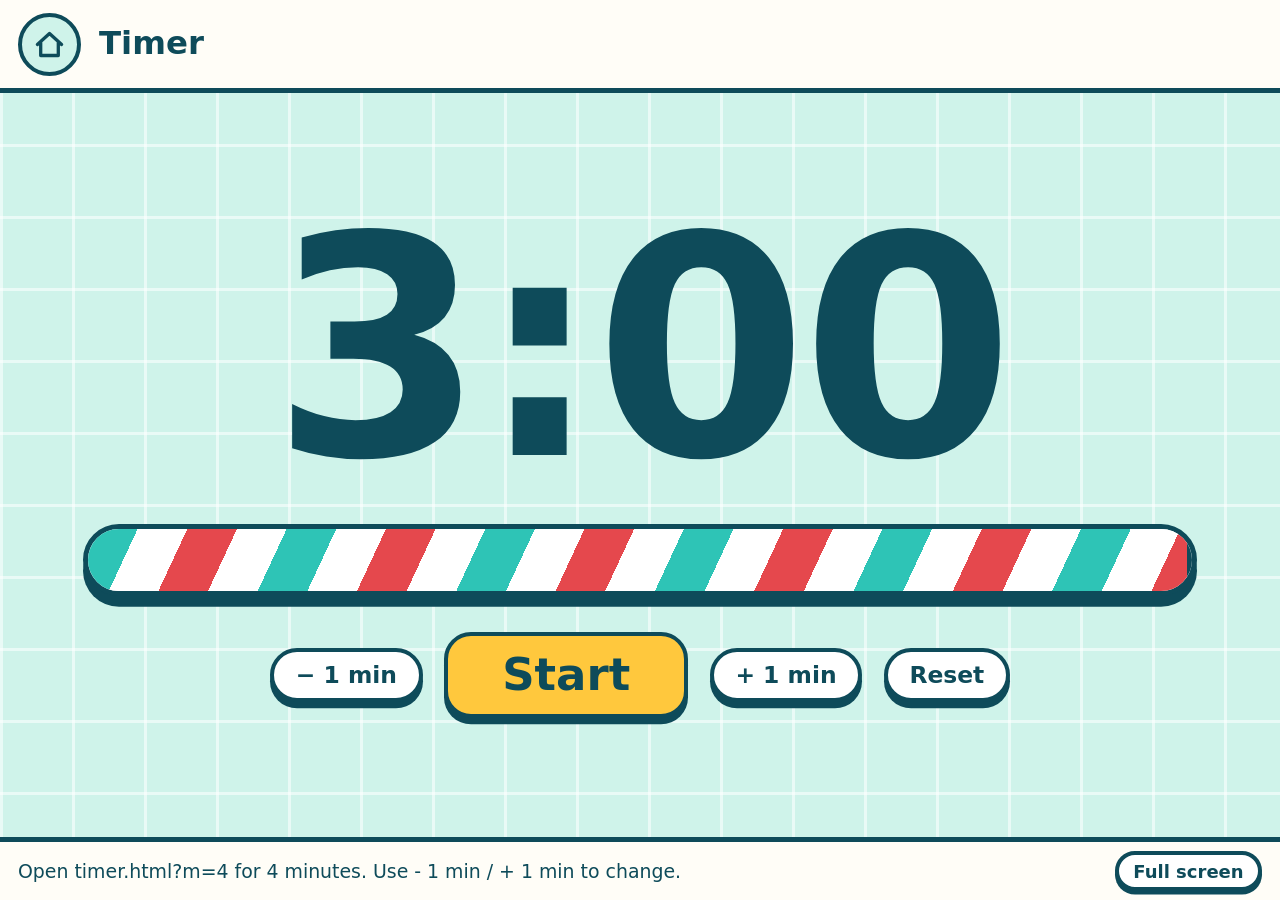
<file: timer.html>
<!doctype html>
<html lang="en">
<head>
<meta charset="utf-8">
<meta name="viewport" content="width=device-width, initial-scale=1">
<title>Timer | Dental Care Games</title>
<style>
:root{
  --ink:#0E4B5A; --mint:#CFF3EA; --mint-deep:#9FE3D3; --enamel:#FFFDF7; --good:#22A55B; --bad:#E5484D; --sun:#FFC83D;
  --red:#E5484D; --blue:#3B82F6; --green:#22A55B; --yellow:#F2B705; --white:#FFFFFF;
  --font: ui-rounded, "Arial Rounded MT Bold", "Nunito", "Trebuchet MS", "Segoe UI", system-ui, sans-serif;
}
*{box-sizing:border-box}
html,body{height:100%;margin:0}
body{
  font-family:var(--font); color:var(--ink); background-color:var(--mint);
  background-image:linear-gradient(rgba(255,255,255,.55) 3px,transparent 3px),linear-gradient(90deg,rgba(255,255,255,.55) 3px,transparent 3px);
  background-size:72px 72px; display:flex; flex-direction:column; overflow:hidden; user-select:none; -webkit-user-select:none;
}
button{font-family:inherit;color:inherit;cursor:pointer}
button:focus-visible,a:focus-visible{outline:5px solid var(--sun);outline-offset:3px}
.art{display:block;width:100%;height:100%}

/* top bar */
.bar{display:flex;align-items:center;gap:2vmin;padding:1.4vmin 2vmin;background:var(--enamel);border-bottom:.6vmin solid var(--ink)}
.bar h1{font-size:clamp(18px,3.6vmin,44px);margin:0;line-height:1.1;flex:0 1 auto}
.home{flex:none;width:7vmin;height:7vmin;min-width:44px;min-height:44px;border-radius:50%;background:var(--mint);border:.5vmin solid var(--ink);display:grid;place-items:center;text-decoration:none}
.home svg{width:60%;height:60%}
#teams{margin-left:auto;display:flex;gap:1.2vmin}
.team{position:relative;display:flex;align-items:center;gap:1vmin;padding:.8vmin 1.4vmin;border-radius:3vmin;border:.5vmin solid var(--ink);background:var(--c);color:#fff;font-weight:700;opacity:.55;transition:transform .2s,opacity .2s}
.team.on{opacity:1;transform:translateY(.6vmin) scale(1.08);box-shadow:0 .8vmin 0 var(--ink)}
.team .nm{font-size:clamp(12px,2.2vmin,26px);text-shadow:0 2px 0 rgba(0,0,0,.25)}
.team .sc{font-size:clamp(18px,4vmin,48px);min-width:1.4em;text-align:center;background:#fff;color:var(--ink);border-radius:2vmin;padding:0 .8vmin;line-height:1.25}
.team .adj{display:flex;flex-direction:column;gap:.3vmin}
.team .adj button{width:3.2vmin;height:3.2vmin;min-width:22px;min-height:22px;border-radius:50%;border:.3vmin solid var(--ink);background:#fff;color:var(--ink);font-size:clamp(11px,2vmin,20px);line-height:1;padding:0;font-weight:800}
.team.pop .sc{animation:pop .5s}
@keyframes pop{40%{transform:scale(1.5)}}

/* stage */
#stage{flex:1;min-height:0;position:relative;display:flex;align-items:center;justify-content:center;padding:2.4vmin}
.foot{display:flex;align-items:center;gap:1.4vmin;padding:1vmin 2vmin;background:var(--enamel);border-top:.6vmin solid var(--ink);font-size:clamp(12px,2.1vmin,22px)}
.foot .sp{flex:1}
.btn{border:.5vmin solid var(--ink);background:#fff;border-radius:3vmin;padding:1vmin 2.4vmin;font-size:clamp(14px,2.6vmin,30px);font-weight:700;box-shadow:0 .7vmin 0 var(--ink);transition:transform .08s,box-shadow .08s}
.btn:active{transform:translateY(.5vmin);box-shadow:0 .2vmin 0 var(--ink)}
.btn.small{font-size:clamp(12px,2vmin,20px);padding:.6vmin 1.6vmin;box-shadow:0 .4vmin 0 var(--ink)}
.btn.go{background:var(--sun)}
a.btn{color:var(--ink);text-decoration:none;display:inline-block}
.btn.good{background:var(--good);color:#fff}
.btn.bad{background:var(--bad);color:#fff}
.btn[disabled]{opacity:.45;cursor:default}
.card{background:var(--enamel);border:.6vmin solid var(--ink);border-radius:4vmin;box-shadow:0 1.2vmin 0 var(--ink)}
.turn{font-size:clamp(16px,3.4vmin,40px);font-weight:700;padding:.6vmin 2.4vmin;border-radius:3vmin;border:.5vmin solid var(--ink);background:var(--c);color:#fff;text-shadow:0 2px 0 rgba(0,0,0,.25)}
.big{font-size:clamp(28px,8vmin,110px);font-weight:800;line-height:1}
.phrase{font-size:clamp(20px,5vmin,64px);font-weight:700}
.goodc{color:var(--good)} .badc{color:var(--bad)}
.hidden{display:none !important}
.shake{animation:shake .4s}
@keyframes shake{20%{transform:translateX(-2vmin)}40%{transform:translateX(2vmin)}60%{transform:translateX(-1.2vmin)}80%{transform:translateX(1.2vmin)}}
.pulse{animation:pulse .6s}
@keyframes pulse{50%{transform:scale(1.05)}}

/* overlay */
.over{position:absolute;inset:0;background:rgba(14,75,90,.55);display:flex;align-items:center;justify-content:center;padding:3vmin;z-index:5}
.panel{width:min(100%,150vmin);max-height:100%;padding:3vmin 4vmin;display:flex;flex-direction:column;align-items:center;gap:2vmin;text-align:center}
.finish h2{font-size:clamp(28px,7vmin,96px);margin:0}
.finish .rows{display:flex;gap:2vmin;align-items:flex-end}
.finish .res{display:flex;flex-direction:column;align-items:center;gap:1vmin;font-weight:700;font-size:clamp(14px,2.8vmin,32px)}
.finish .res .col{width:13vmin;border:.5vmin solid var(--ink);border-radius:2vmin 2vmin 0 0;background:var(--c);display:flex;align-items:flex-start;justify-content:center;color:#fff;font-size:clamp(22px,5vmin,64px);padding-top:.6vmin;text-shadow:0 2px 0 rgba(0,0,0,.25)}
.finish .crown{width:9vmin;height:9vmin}
.stars{position:absolute;inset:0;pointer-events:none;overflow:hidden;z-index:6}
.stars i{position:absolute;width:5vmin;height:5vmin;animation:fly 1.1s ease-out forwards}
@keyframes fly{to{transform:translate(var(--dx),var(--dy)) rotate(260deg) scale(.4);opacity:0}}
@media (prefers-reduced-motion:reduce){*{animation-duration:.01s !important;transition-duration:.01s !important}}

.tm{width:100%;height:100%;display:flex;flex-direction:column;align-items:center;justify-content:center;gap:4vmin}
.time{font-size:clamp(80px,34vmin,460px);font-weight:800;line-height:.9;font-variant-numeric:tabular-nums;letter-spacing:-.02em}
.time.low{color:var(--bad)} .time.up{animation:pulse .6s 5}
.tube{width:min(90%,150vmin);height:8vmin;border:.6vmin solid var(--ink);border-radius:5vmin;background:#fff;overflow:hidden;box-shadow:0 1.2vmin 0 var(--ink)}
.tube i{display:block;height:100%;width:100%;border-right:.6vmin solid var(--ink);background:repeating-linear-gradient(115deg,#2EC4B6 0 5vmin,#fff 5vmin 10vmin,#E5484D 10vmin 15vmin,#fff 15vmin 20vmin)}
.row{display:flex;gap:2.4vmin;align-items:center;justify-content:center;flex-wrap:wrap}
#start{font-size:clamp(20px,5vmin,60px);padding:1.4vmin 6vmin}

</style>
</head>
<body>
<header class="bar">
  <a class="home" href="index.html" aria-label="All games"><svg viewBox="0 0 60 60" aria-hidden="true"><path d="M8 30 L30 10 L52 30 M14 26 V50 H46 V26" fill="none" stroke="#0E4B5A" stroke-width="6" stroke-linecap="round" stroke-linejoin="round"/></svg></a>
  <h1>Timer</h1>
  
</header>
<main id="stage">
<div class="tm">
  <div class="time" id="time">&nbsp;</div>
  <div class="tube"><i id="fill"></i></div>
  <div class="row">
    <button class="btn" id="minus" aria-label="One minute less">− 1 min</button>
    <button class="btn go" id="start">Start</button>
    <button class="btn" id="plus" aria-label="One minute more">+ 1 min</button>
    <button class="btn" id="reset">Reset</button>
  </div>
</div>

</main>
<footer class="foot">
  <span>Open timer.html?m=4 for 4 minutes. Use - 1 min / + 1 min to change.</span><span class="sp"></span>
  
  
  <button class="btn small" id="btnFull">Full screen</button>
</footer>
<script>
// Original pictures for the Dental Care games. Every picture is drawn in a 200 x 200 box.
const INK = '#0E4B5A';
const S = `stroke="${INK}" stroke-width="5" stroke-linejoin="round" stroke-linecap="round"`;
const S4 = `stroke="${INK}" stroke-width="4" stroke-linejoin="round" stroke-linecap="round"`;

const TOOTH_PATH = 'M60 36 C36 36 26 60 31 92 C35 122 42 150 55 170 C64 183 75 171 79 150 C83 131 90 124 100 124 C110 124 117 131 121 150 C125 171 136 183 145 170 C158 150 165 122 169 92 C174 60 164 36 140 36 C124 36 116 46 100 46 C84 46 76 36 60 36 Z';

function toothShape(fill) { return `<path d="${TOOTH_PATH}" fill="${fill}" ${S}/>`; }

function kid(mouth) {
  return `<circle cx="78" cy="110" r="54" fill="#FFD9B8" ${S}/>
  <path d="M25 104 C20 62 52 44 80 46 C112 44 138 66 131 106 C120 86 102 74 78 78 C56 74 38 88 25 104 Z" fill="#5B3A29" ${S}/>
  <circle cx="60" cy="110" r="5.5" fill="${INK}"/><circle cx="96" cy="110" r="5.5" fill="${INK}"/>
  <circle cx="45" cy="127" r="8" fill="#FF9E8F" opacity=".75"/><circle cx="111" cy="127" r="8" fill="#FF9E8F" opacity=".75"/>
  ${mouth}`;
}
const MOUTH_SMILE = `<path d="M56 131 Q78 156 100 131 Z" fill="#fff" ${S4}/>`;
const MOUTH_OPEN = `<ellipse cx="78" cy="140" rx="14" ry="11" fill="#B3364A" ${S4}/>`;

function candy(x, y, r, color, scale) {
  return `<g transform="translate(${x},${y}) rotate(${r}) scale(${scale || 1})">
    <path d="M-20 0 L-44 -15 L-44 15 Z" fill="${color}" ${S4}/><path d="M20 0 L44 -15 L44 15 Z" fill="${color}" ${S4}/>
    <ellipse rx="25" ry="18" fill="${color}" ${S4}/>
    <path d="M-8 -16 Q2 0 -8 16 M8 -16 Q18 0 8 16" fill="none" stroke="#fff" stroke-width="5" stroke-linecap="round"/></g>`;
}
function toothbrush(x, y, r, scale) {
  return `<g transform="translate(${x},${y}) rotate(${r}) scale(${scale || 1})">
    <rect x="20" y="-7" width="100" height="14" rx="7" fill="#3B82F6" ${S4}/>
    <rect x="-10" y="-9" width="38" height="12" rx="4" fill="#3B82F6" ${S4}/>
    <rect x="-8" y="-24" width="34" height="16" rx="4" fill="#fff" ${S4}/>
    <path d="M1 -24 V-9 M9 -24 V-9 M17 -24 V-9" stroke="${INK}" stroke-width="2.5"/></g>`;
}
function pencil(x, y, r, scale, bites) {
  const marks = bites ? `<path d="M30 -9 a7 7 0 0 0 14 0 Z M52 -9 a7 7 0 0 0 14 0 Z M40 9 a7 7 0 0 1 14 0 Z" fill="#8A5A2B" ${S4}/>` : '';
  return `<g transform="translate(${x},${y}) rotate(${r}) scale(${scale || 1})">
    <rect x="-14" y="-9" width="16" height="18" rx="4" fill="#FF8FA3" ${S4}/>
    <rect x="2" y="-9" width="98" height="18" fill="#F5B300" ${S4}/>
    <path d="M100 -9 L128 0 L100 9 Z" fill="#F3D2A9" ${S4}/><path d="M118 -3.4 L128 0 L118 3.4 Z" fill="${INK}"/>
    ${marks}</g>`;
}
function star(cx, cy, r, fill) {
  let d = '';
  for (let i = 0; i < 10; i++) {
    const a = -Math.PI / 2 + i * Math.PI / 5, rr = i % 2 ? r * 0.45 : r;
    d += (i ? 'L' : 'M') + (cx + rr * Math.cos(a)).toFixed(1) + ' ' + (cy + rr * Math.sin(a)).toFixed(1) + ' ';
  }
  return `<path d="${d}Z" fill="${fill || '#FFC83D'}" ${S4}/>`;
}
function calendar(marks) {
  let cells = '';
  const pos = [[44, 92], [82, 92], [120, 92], [158, 92], [63, 132], [101, 132], [139, 132]];
  pos.forEach(([x, y]) => {
    cells += `<rect x="${x - 16}" y="${y - 16}" width="32" height="32" rx="6" fill="#fff" ${S4}/>`;
    cells += marks === 'stars' ? star(x, y, 11, '#FFC83D').replace('stroke-width="4"', 'stroke-width="2.5"')
      : `<path d="M${x - 8} ${y} l6 7 l11 -13" fill="none" stroke="#22A55B" stroke-width="5" stroke-linecap="round" stroke-linejoin="round"/>`;
  });
  return `<rect x="18" y="34" width="166" height="136" rx="14" fill="#EAF6FF" ${S}/>
    <path d="M18 66 H184 V48 a14 14 0 0 0 -14 -14 H32 a14 14 0 0 0 -14 14 Z" fill="#E5484D" ${S}/>
    <path d="M56 24 V46 M146 24 V46" ${S}/>${cells}`;
}

const ART = {
  toothHappy: () => `${toothShape('#FFFFFF')}
    <circle cx="80" cy="80" r="6" fill="${INK}"/><circle cx="120" cy="80" r="6" fill="${INK}"/>
    <path d="M78 98 Q100 120 122 98" fill="none" ${S}/>
    <circle cx="64" cy="96" r="8" fill="#FF9E8F" opacity=".7"/><circle cx="136" cy="96" r="8" fill="#FF9E8F" opacity=".7"/>
    ${star(160, 40, 15)}${star(36, 34, 10)}`,
  toothSad: () => `${toothShape('#E9DFA8')}
    <path d="M72 76 l14 6 M128 76 l-14 6" ${S}/>
    <circle cx="80" cy="88" r="5.5" fill="${INK}"/><circle cx="120" cy="88" r="5.5" fill="${INK}"/>
    <path d="M80 114 Q100 98 120 114" fill="none" ${S}/>
    <ellipse cx="62" cy="64" rx="9" ry="7" fill="#7A5B2E"/><ellipse cx="140" cy="108" rx="8" ry="10" fill="#7A5B2E"/><circle cx="104" cy="60" r="5" fill="#7A5B2E"/>
    <path d="M150 62 q8 14 0 20 q-8 -6 0 -20 Z" fill="#7CC4F5" ${S4}/>`,
  brushA: () => `${kid(MOUTH_SMILE)}${toothbrush(88, 150, -14, 0.8)}
    <circle cx="108" cy="150" r="9" fill="#fff" ${S4}/><circle cx="122" cy="160" r="6" fill="#fff" ${S4}/><circle cx="96" cy="162" r="5" fill="#fff" ${S4}/>`,
  brushB: () => `${toothbrush(40, 78, 18, 1.15)}
    <g transform="translate(60,140) rotate(-10)"><rect x="0" y="-22" width="92" height="44" rx="8" fill="#fff" ${S}/>
    <rect x="16" y="-22" width="40" height="44" fill="#2EC4B6" ${S4}/><rect x="92" y="-12" width="18" height="24" rx="4" fill="#E5484D" ${S4}/>
    <path d="M110 0 q16 -14 26 0 q-12 12 -26 0 Z" fill="#fff" ${S4}/></g>`,
  candyA: () => `${kid(MOUTH_OPEN)}${candy(140, 146, -20, '#FF6B9D')}`,
  candyB: () => `<path d="M118 108 L150 180" ${S}/>
    <circle cx="106" cy="76" r="44" fill="#FF6B9D" ${S}/>
    <path d="M106 76 m0 -8 a8 8 0 1 1 -8 8 a18 18 0 1 1 18 18 a28 28 0 1 1 -28 -28" fill="none" stroke="#fff" stroke-width="6" stroke-linecap="round"/>
    ${candy(52, 154, 14, '#FFC83D', 0.8)}${candy(160, 62, -30, '#7CC4F5', 0.62)}`,
  dentistA: () => `<circle cx="92" cy="112" r="54" fill="#FFD9B8" ${S}/>
    <path d="M40 96 C40 58 66 44 92 44 C118 44 144 58 144 96 C126 82 112 78 92 78 C72 78 58 82 40 96 Z" fill="#DFF3FF" ${S}/>
    <path d="M92 52 v18 M83 61 h18" stroke="#22A55B" stroke-width="7" stroke-linecap="round"/>
    <circle cx="74" cy="106" r="5.5" fill="${INK}"/><circle cx="110" cy="106" r="5.5" fill="${INK}"/>
    <path d="M52 124 Q92 112 132 124 L128 150 Q92 172 56 150 Z" fill="#7CC4F5" ${S}/>
    <path d="M52 126 L40 116 M132 126 L144 116" ${S4}/>
    <path d="M150 186 L170 122" ${S}/><circle cx="172" cy="104" r="20" fill="#EAF6FF" ${S}/>`,
  dentistB: () => `<g transform="translate(-14,12) scale(.86)">${toothShape('#FFFFFF')}
    <circle cx="80" cy="82" r="6" fill="${INK}"/><circle cx="120" cy="82" r="6" fill="${INK}"/><path d="M80 100 Q100 118 120 100" fill="none" ${S}/></g>
    <path d="M132 188 L158 108" ${S}/><circle cx="162" cy="90" r="24" fill="#EAF6FF" ${S}/>
    <circle cx="44" cy="44" r="26" fill="#22A55B" ${S4}/><path d="M44 30 v28 M30 44 h28" stroke="#fff" stroke-width="9" stroke-linecap="round"/>`,
  pencilA: () => `${kid(`<ellipse cx="78" cy="142" rx="17" ry="13" fill="#B3364A" ${S4}/>`)}${pencil(72, 143, -6, 0.86)}
    <rect x="64" y="130" width="11" height="9" rx="2" fill="#fff" ${S4}/><rect x="80" y="130" width="11" height="9" rx="2" fill="#fff" ${S4}/>`,
  pencilB: () => `${pencil(38, 150, -38, 1.18, true)}
    <path d="M36 44 l10 12 M60 30 l4 15 M20 66 l14 6" ${S}/>`,
  apple: () => `${kid(MOUTH_OPEN)}
    <path d="M148 120 C128 104 104 122 110 150 C114 172 132 184 148 176 C164 184 182 172 186 150 C192 122 168 104 148 120 Z" fill="#E5484D" ${S}/>
    <path d="M148 120 q-2 -16 10 -22" fill="none" ${S}/><path d="M158 100 q16 -10 24 2 q-14 10 -24 -2 Z" fill="#22A55B" ${S4}/>`,
  soda: () => `${kid(MOUTH_OPEN)}
    <path d="M118 112 L182 112 L172 186 L128 186 Z" fill="#8A4B2A" ${S}/>
    <path d="M118 112 L182 112 L179 132 L121 132 Z" fill="#fff" ${S4}/>
    <circle cx="140" cy="152" r="5" fill="#fff" opacity=".8"/><circle cx="158" cy="168" r="4" fill="#fff" opacity=".8"/><circle cx="160" cy="146" r="3" fill="#fff" opacity=".8"/>
    <path d="M150 122 L138 96 L96 140" fill="none" stroke="#E5484D" stroke-width="7" stroke-linecap="round" stroke-linejoin="round"/>`,
  milk: () => `${kid(MOUTH_SMILE)}
    <path d="M122 104 L180 104 L174 186 L128 186 Z" fill="#EAF6FF" ${S}/>
    <path d="M124 128 L178 128 L174 186 L128 186 Z" fill="#fff" ${S4}/>
    <path d="M58 133 q20 -10 40 0" fill="none" stroke="#fff" stroke-width="7" stroke-linecap="round"/>`,
  chocolate: () => `${kid(MOUTH_OPEN)}
    <g transform="translate(146,146) rotate(14)"><rect x="-34" y="-44" width="68" height="88" rx="6" fill="#6B3E26" ${S}/>
    <path d="M-34 -14 H34 M-34 16 H34 M0 -44 V44" stroke="#8A5A3C" stroke-width="5"/>
    <path d="M-34 10 H34 V44 a6 6 0 0 1 -6 6 H-28 a6 6 0 0 1 -6 -6 Z" fill="#F5B300" ${S4} transform="translate(0,-6)"/></g>`,
  sun: () => `<g ${S}><path d="M100 14 V34 M100 166 V186 M14 100 H34 M166 100 H186 M39 39 L53 53 M147 147 L161 161 M39 161 L53 147 M147 53 L161 39"/></g>
    <circle cx="100" cy="100" r="52" fill="#FFC83D" ${S}/>
    <circle cx="82" cy="92" r="6" fill="${INK}"/><circle cx="118" cy="92" r="6" fill="${INK}"/><path d="M80 110 Q100 130 120 110" fill="none" ${S}/>`,
  plate: () => `<circle cx="100" cy="104" r="62" fill="#fff" ${S}/><circle cx="100" cy="104" r="40" fill="#EAF6FF" ${S4}/>
    <circle cx="88" cy="96" r="4" fill="#C98A4B"/><circle cx="112" cy="112" r="3.5" fill="#C98A4B"/><circle cx="104" cy="92" r="3" fill="#C98A4B"/>
    <path d="M20 40 V84 M10 40 V68 a10 10 0 0 0 20 0 V40 M20 84 V172" fill="none" ${S}/>
    <path d="M180 172 V92 M180 92 c-14 -8 -14 -44 0 -54 c14 10 14 46 0 54 Z" fill="#EAF6FF" ${S}/>`,
  calendar: () => calendar('ticks'),
  calendarStars: () => calendar('stars'),
  star: () => `${star(100, 104, 78)}<circle cx="84" cy="98" r="6" fill="${INK}"/><circle cx="116" cy="98" r="6" fill="${INK}"/><path d="M84 116 Q100 132 116 116" fill="none" ${S}/>`,
  ear: () => `<path d="M70 150 C40 120 44 50 100 44 C150 40 168 96 140 122 C126 134 126 150 116 162 C104 176 82 172 78 156" fill="#FFD9B8" ${S}/>
    <path d="M84 116 C74 92 86 70 106 72 C126 74 130 96 116 106" fill="none" ${S}/>
    <path d="M160 60 q14 20 0 40 M176 46 q24 34 0 68" fill="none" ${S}/>`,
  thumbUp: () => `<path d="M40 96 H72 V172 H40 Z" fill="#fff" ${S}/><path d="M72 100 C92 86 96 62 96 40 C116 36 124 58 116 86 H152 C170 86 170 108 158 110 C170 114 168 132 154 134 C164 140 160 156 148 156 C154 164 148 174 136 174 H96 C84 174 80 168 72 166 Z" fill="#FFD9B8" ${S}/>`,
};

function artInner(key) { return (ART[key] || ART.star)(); }
function art(key, cls) { return `<svg class="art ${cls || ''}" viewBox="0 0 200 200" aria-hidden="true">${artInner(key)}</svg>`; }


// Shared engine: teacher model turn + five teams, sounds, finish screen.
const TEAMS = [
  { name: 'Red', color: 'var(--red)' }, { name: 'Blue', color: 'var(--blue)' },
  { name: 'Green', color: 'var(--green)' }, { name: 'Yellow', color: 'var(--yellow)' },
  { name: 'White', color: 'var(--white)' },
];
const TEACHER = { name: 'Teacher', color: 'var(--ink)' };
let turn = 0; // -1 = teacher's model round
const $ = (s, el) => (el || document).querySelector(s);
const el = (html) => { const t = document.createElement('template'); t.innerHTML = html.trim(); return t.content.firstChild; };
const who = (i) => (i < 0 ? TEACHER : TEAMS[i]);
// Points are kept by the teacher on the board, so the games show no scores.
function setTurn(i) { turn = i < 0 ? -1 : i % TEAMS.length; document.dispatchEvent(new CustomEvent('turn')); }
function nextTurn() { setTurn(turn < 0 ? 0 : turn + 1); }
// Classes use groups 1-5 (Red, Blue, Green, Yellow, White) with no team names, so only the teacher's model turn shows a label.
function turnChip() { return turn < 0 ? `<span class="turn" style="--c:${TEACHER.color}">Teacher</span>` : ''; }

let AC;
function tone(freq, dur, type, when, gain) {
  try {
    AC = AC || new (window.AudioContext || window.webkitAudioContext)();
    const o = AC.createOscillator(), g = AC.createGain();
    o.type = type || 'sine'; o.frequency.value = freq; o.connect(g); g.connect(AC.destination);
    const t = AC.currentTime + (when || 0);
    g.gain.setValueAtTime(gain || 0.16, t); g.gain.exponentialRampToValueAtTime(0.001, t + dur);
    o.start(t); o.stop(t + dur);
  } catch (e) { /* no sound available */ }
}
const sfx = {
  good() { tone(523, .15); tone(659, .15, 'sine', .12); tone(784, .3, 'sine', .24); },
  bad() { tone(196, .25, 'sawtooth', 0, .07); tone(147, .35, 'sawtooth', .18, .07); },
  tap() { tone(440, .07, 'triangle'); },
  tick() { tone(880, .05, 'square', 0, .05); },
  win() { [523, 659, 784, 1047, 1319].forEach((f, i) => tone(f, .25, 'triangle', i * .14)); },
};

function burst() {
  const box = el('<div class="stars"></div>');
  for (let i = 0; i < 14; i++) {
    const a = Math.random() * Math.PI * 2, d = 25 + Math.random() * 30;
    const s = el(`<i style="left:50%;top:45%;--dx:${(Math.cos(a) * d).toFixed(0)}vmin;--dy:${(Math.sin(a) * d).toFixed(0)}vmin"><svg viewBox="0 0 200 200">${star(100, 100, 90)}</svg></i>`);
    box.appendChild(s);
  }
  $('#stage').appendChild(box); setTimeout(() => box.remove(), 1200);
}

function showFinish(title) {
  const o = el(`<div class="over"><div class="panel card finish"><h2>${title || 'Great job!'}</h2>
    <div style="display:flex;gap:2vmin"><button class="btn" id="finAgain">Play again</button><a class="btn go" href="index.html" style="text-decoration:none">All games</a></div></div></div>`);
  $('#stage').appendChild(o); $('#finAgain').onclick = () => location.reload(); sfx.win(); burst();
}

document.addEventListener('DOMContentLoaded', () => {
  const again = $('#btnAgain'); if (again) again.onclick = () => location.reload();
  const full = $('#btnFull'); if (full) full.onclick = () => {
    if (document.fullscreenElement) document.exitFullscreen(); else if (document.documentElement.requestFullscreen) document.documentElement.requestFullscreen().catch(() => {});
  };
});

const M0 = Math.min(15, Math.max(1, parseInt(new URLSearchParams(location.search).get('m'), 10) || 3)); // timer.html?m=4
let total = M0 * 60, left = M0 * 60, endAt = 0, running = false, raf = 0, lastWhole = -1;
function show() {
  const s = Math.max(0, Math.ceil(left)), m = Math.floor(s / 60);
  $('#time').textContent = left <= 0 ? "Time's up!" : `${m}:${String(s % 60).padStart(2, '0')}`;
  $('#time').style.fontSize = left <= 0 ? 'clamp(48px,18vmin,240px)' : '';
  $('#time').classList.toggle('low', left > 0 && left <= 10); $('#time').classList.toggle('up', left <= 0);
  $('#fill').style.width = `${Math.max(0, left / total) * 100}%`;
  $('#start').textContent = running ? 'Pause' : (left < total && left > 0 ? 'Go on' : 'Start');
  if (running && s !== lastWhole && s <= 10 && s > 0) sfx.tick();
  lastWhole = s;
}
function frame() {
  if (!running) return;
  left = (endAt - Date.now()) / 1000;
  if (left <= 0) { left = 0; running = false; show(); sfx.win(); return; }
  show(); raf = requestAnimationFrame(frame);
}
$('#start').onclick = () => {
  if (left <= 0) return;
  running = !running; if (running) { endAt = Date.now() + left * 1000; sfx.tap(); raf = requestAnimationFrame(frame); } else cancelAnimationFrame(raf);
  show();
};
function setTotal(sec) { running = false; cancelAnimationFrame(raf); total = Math.min(900, Math.max(60, sec)); left = total; show(); }
$('#minus').onclick = () => setTotal(total - 60); $('#plus').onclick = () => setTotal(total + 60); $('#reset').onclick = () => setTotal(total);
show();

</script>
</body>
</html>
</file>
